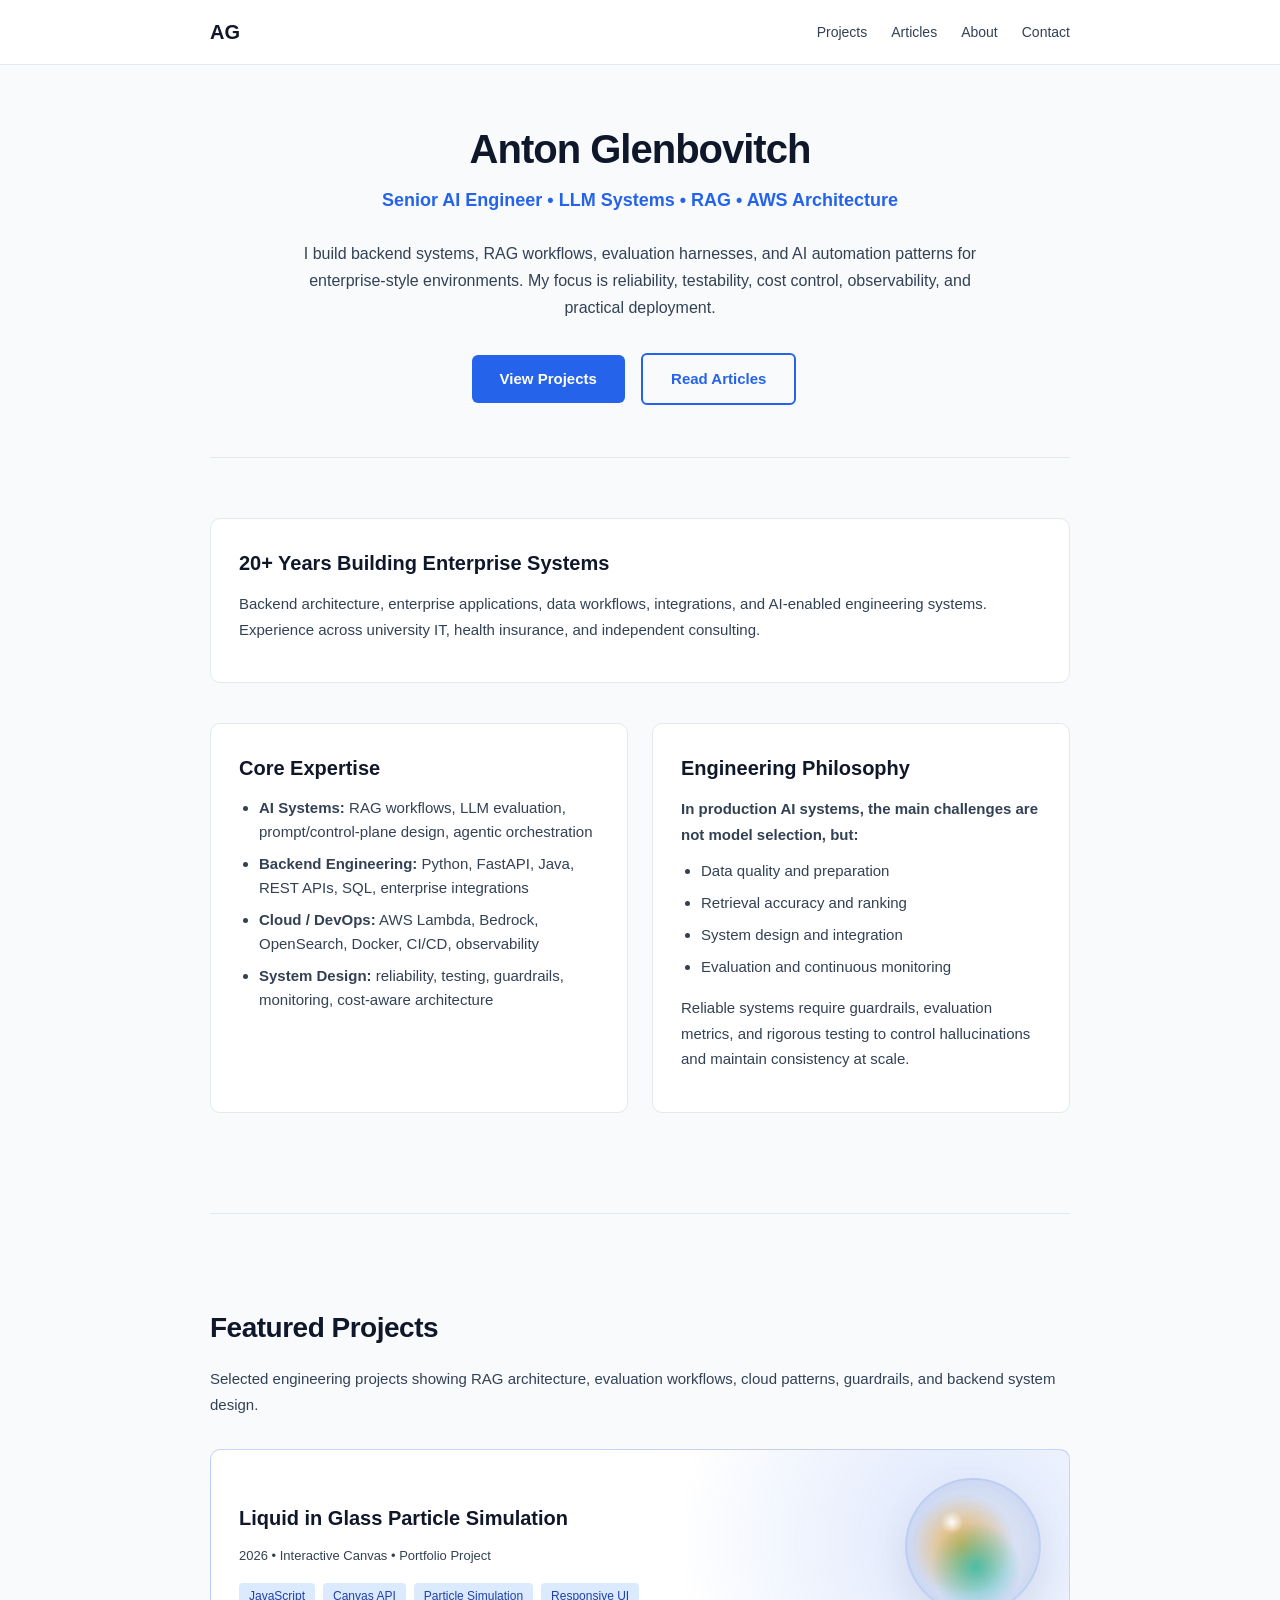
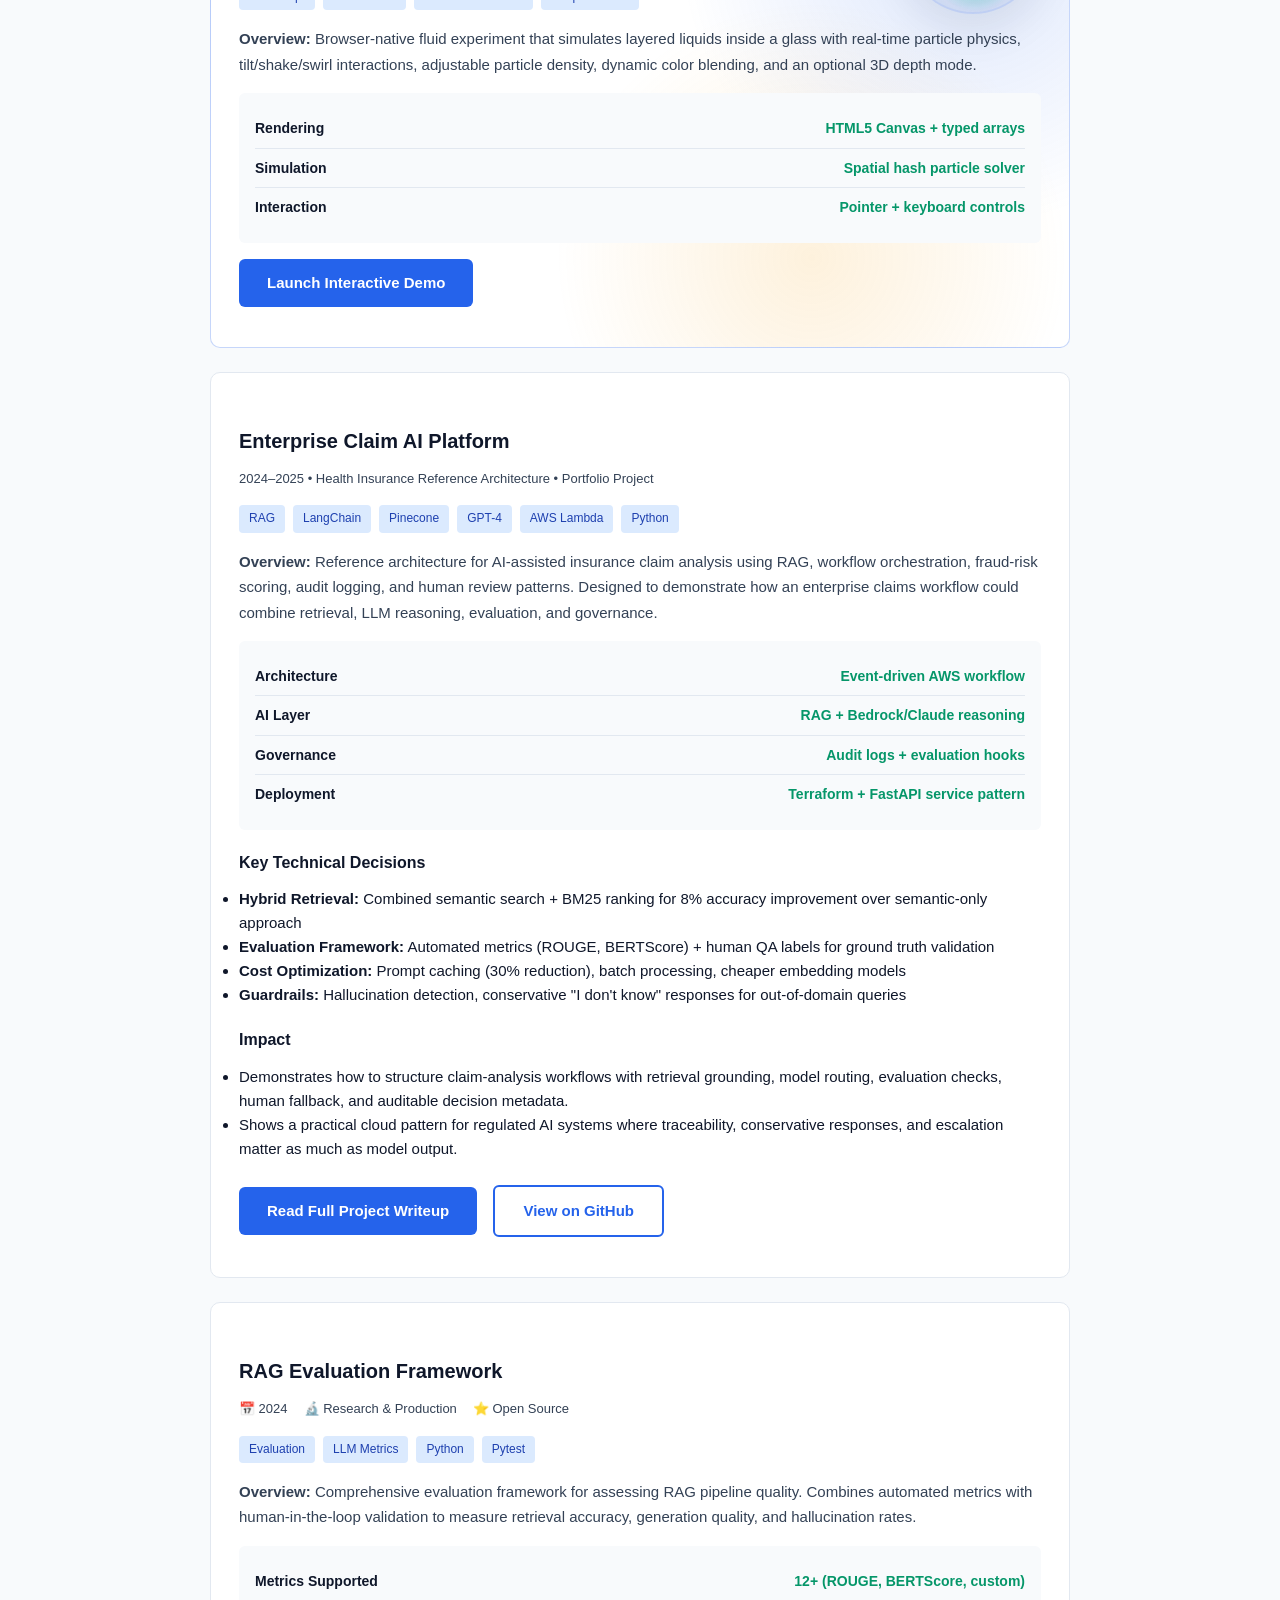
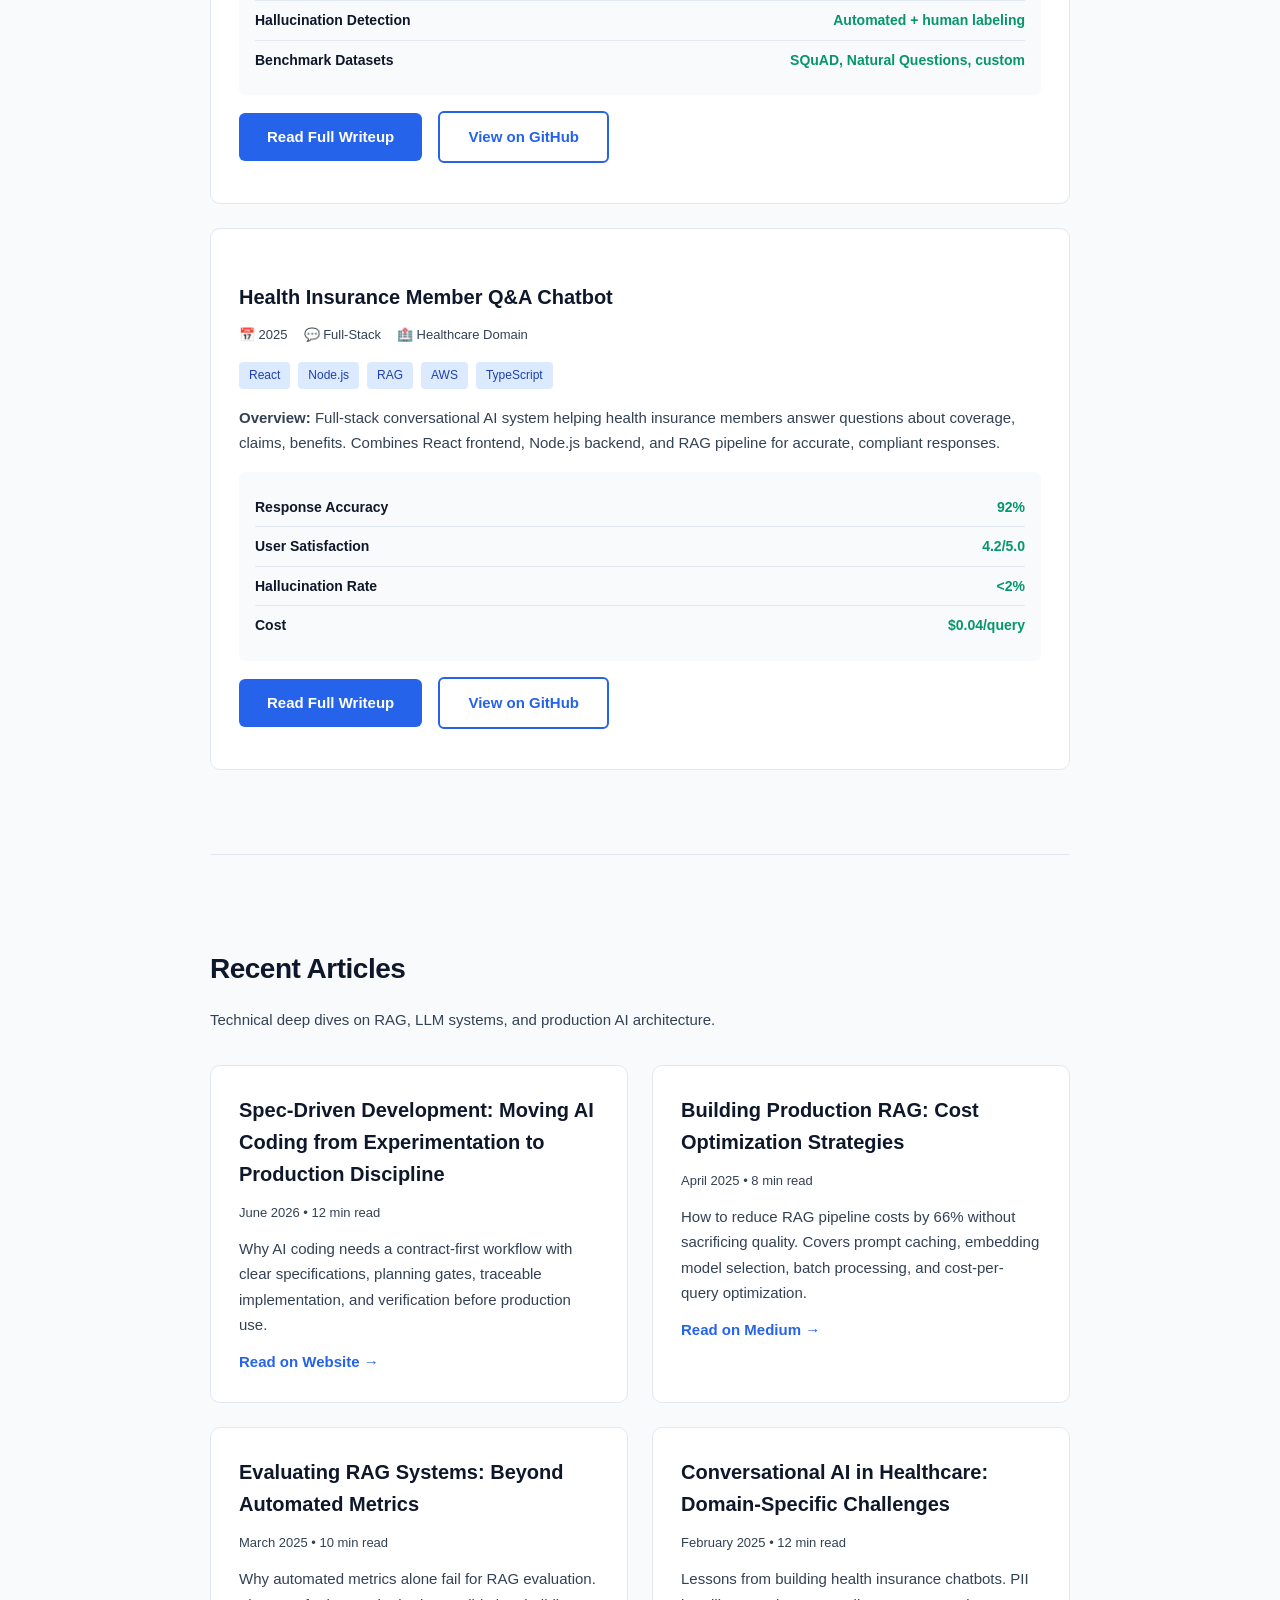
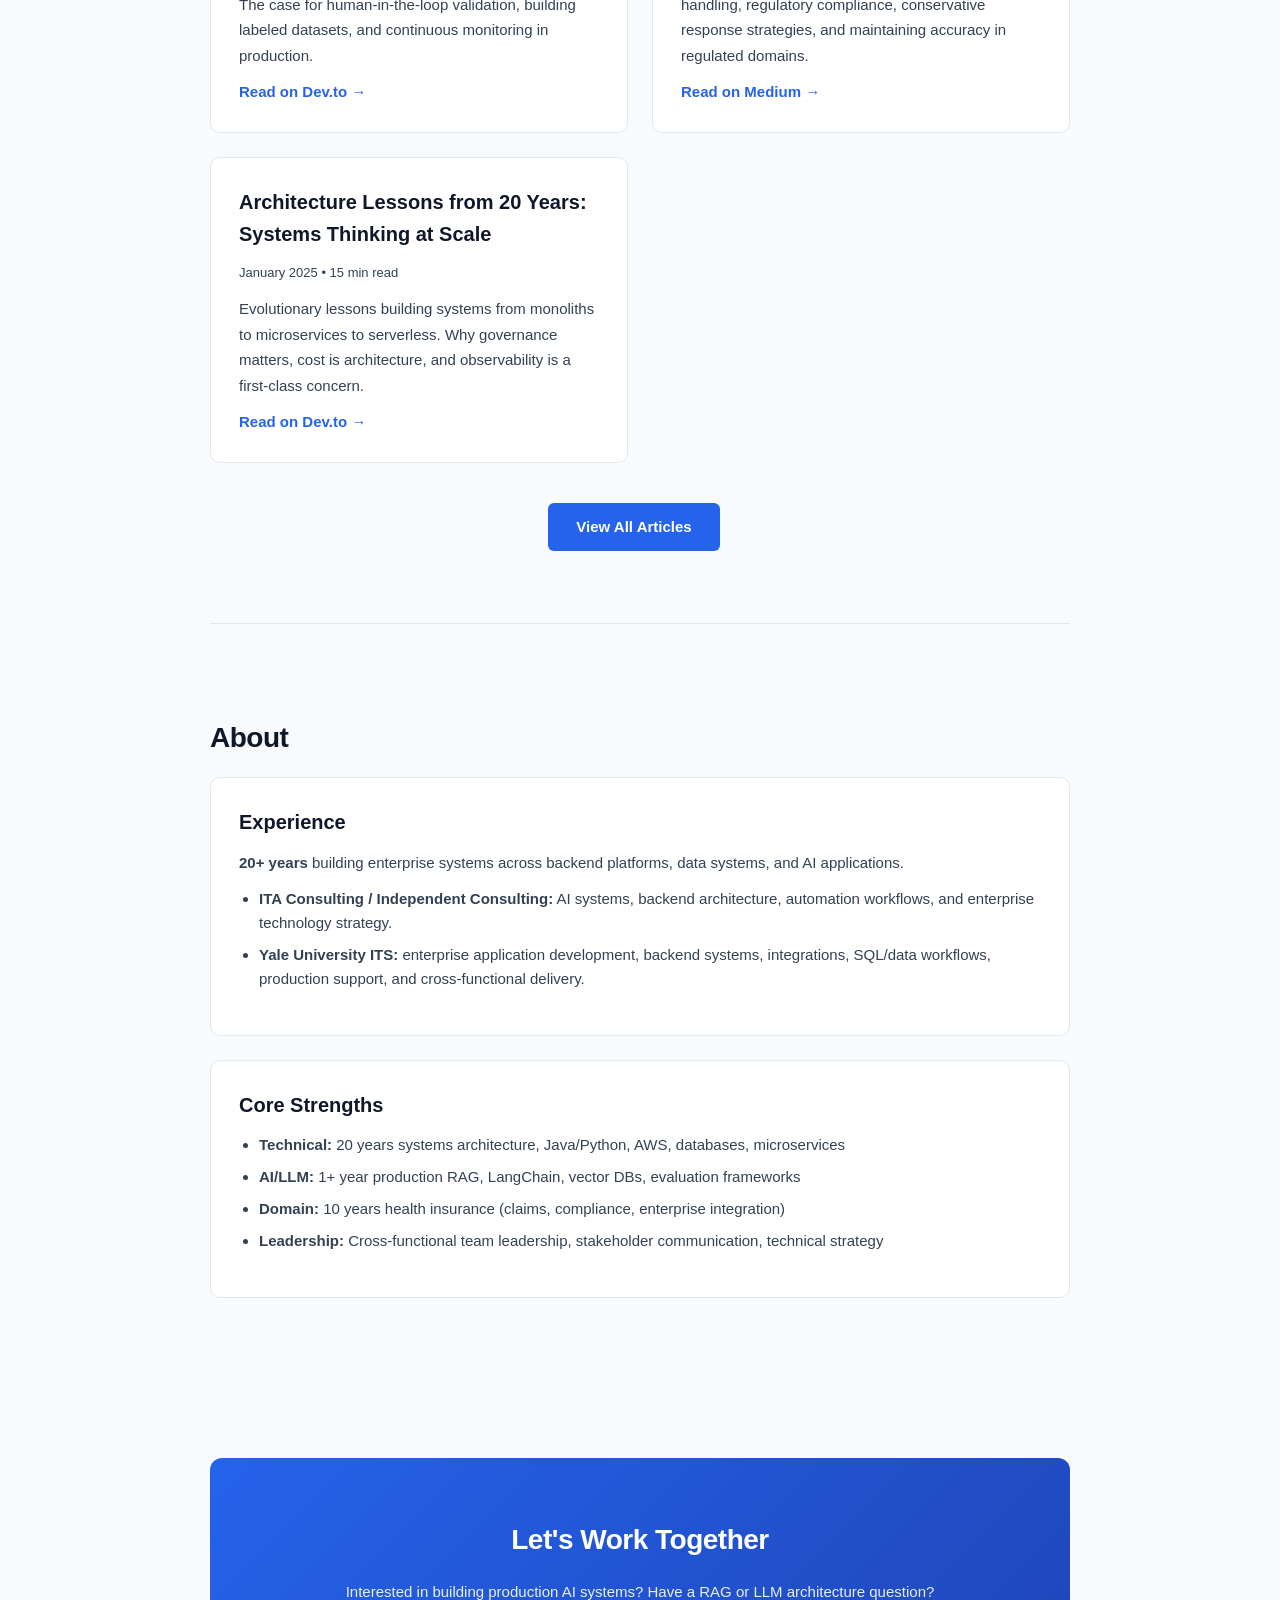
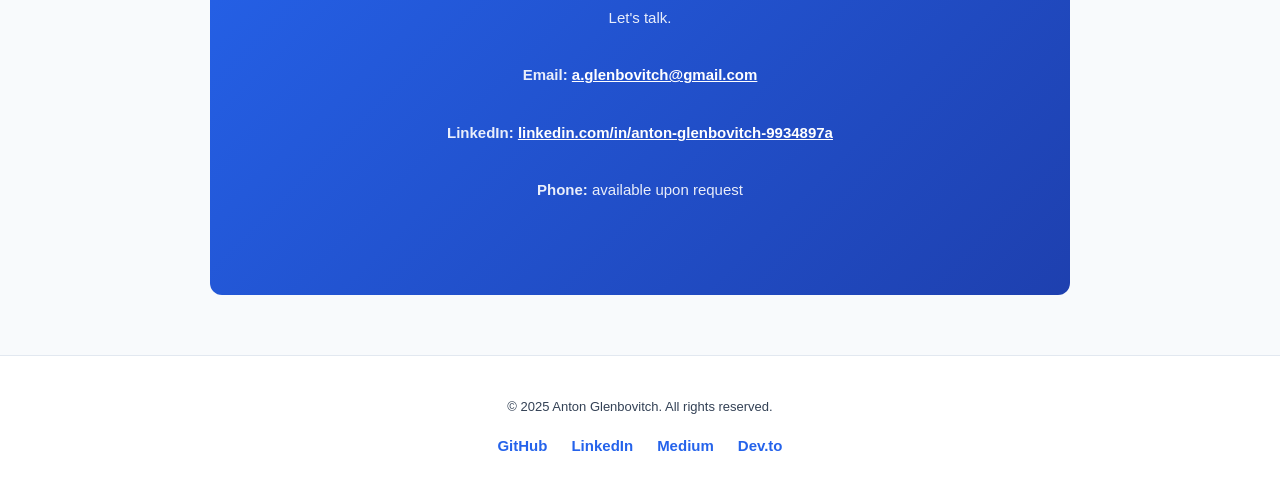
<file: index.html>
<!DOCTYPE html>
<html lang="en">
<head>
  <meta charset="UTF-8">
  <meta name="viewport" content="width=device-width, initial-scale=1.0">
  <title>Anton Glenbovitch – Senior AI / Backend Engineer</title>
  <meta name="description" content="Senior AI Engineer specializing in production-grade LLM systems, RAG pipelines, and scalable AWS architectures. 20+ years building enterprise systems.">
  <meta name="keywords" content="AI Engineer, LLM, RAG, AWS, Python, Machine Learning, Vector Databases">

  <!-- Open Graph -->
  <meta property="og:title" content="Anton Glenbovitch – AI Engineer">
  <meta property="og:description" content="Production LLM systems, RAG pipelines, AWS architecture.">
  <meta property="og:type" content="website">
  <meta property="og:url" content="https://antonglenbovitch.com/">
  <meta property="og:image" content="https://antonglenbovitch.com/assets/images/og-image.png">

  <!-- Structured Data -->
  <script type="application/ld+json">
  {
    "@context": "https://schema.org",
    "@type": "Person",
    "name": "Anton Glenbovitch",
    "jobTitle": "Senior AI Engineer",
    "description": "AI Engineer specializing in production LLM systems, RAG pipelines, and AWS-based AI architectures.",
    "url": "https://antonglenbovitch.com/",
    "email": "a.glenbovitch@gmail.com",
    "telephone": "(203) 540-7348",
    "sameAs": [
      "https://github.com/AntonGlenbovitch",
      "https://www.linkedin.com/in/anton-glenbovitch-9934897a",
      "https://medium.com/@antonglenbovitch"
    ]
  }
  </script>

  <link rel="stylesheet" href="css/style.css">
  <link rel="canonical" href="https://antonglenbovitch.com/">
</head>

<body>

<!-- HEADER / NAVIGATION -->
<header>
  <div class="container">
    <nav>
      <a href="/" class="logo">AG</a>
      <ul class="nav-links">
        <li><a href="#projects">Projects</a></li>
        <li><a href="/blog/">Articles</a></li>
        <li><a href="#about">About</a></li>
        <li><a href="#contact">Contact</a></li>
      </ul>
    </nav>
  </div>
</header>

<!-- MAIN CONTENT -->
<main>
  <div class="container">

    <!-- HERO SECTION -->
    <section class="hero">
      <h1>Anton Glenbovitch</h1>
      <p class="tagline">Senior AI Engineer • LLM Systems • RAG • AWS Architecture</p>
      <p>I build backend systems, RAG workflows, evaluation harnesses, and AI automation patterns for enterprise-style environments. My focus is reliability, testability, cost control, observability, and practical deployment.</p>

      <div>
        <a href="#projects" class="cta-button">View Projects</a>
        <a href="/blog/" class="cta-button secondary">Read Articles</a>
      </div>
    </section>

    <!-- ELEVATOR PITCH -->
    <section class="section">
      <div class="grid full-width">
        <div class="card">
          <h3>20+ Years Building Enterprise Systems</h3>
          <p>Backend architecture, enterprise applications, data workflows, integrations, and AI-enabled engineering systems. Experience across university IT, health insurance, and independent consulting.</p>
        </div>
      </div>

      <div class="grid">
        <div class="card">
          <h3>Core Expertise</h3>
          <ul>
            <li><strong>AI Systems:</strong> RAG workflows, LLM evaluation, prompt/control-plane design, agentic orchestration</li>
            <li><strong>Backend Engineering:</strong> Python, FastAPI, Java, REST APIs, SQL, enterprise integrations</li>
            <li><strong>Cloud / DevOps:</strong> AWS Lambda, Bedrock, OpenSearch, Docker, CI/CD, observability</li>
            <li><strong>System Design:</strong> reliability, testing, guardrails, monitoring, cost-aware architecture</li>
          </ul>
        </div>

        <div class="card">
          <h3>Engineering Philosophy</h3>
          <p><strong>In production AI systems, the main challenges are not model selection, but:</strong></p>
          <ul>
            <li>Data quality and preparation</li>
            <li>Retrieval accuracy and ranking</li>
            <li>System design and integration</li>
            <li>Evaluation and continuous monitoring</li>
          </ul>
          <p style="margin-top: 16px;">Reliable systems require guardrails, evaluation metrics, and rigorous testing to control hallucinations and maintain consistency at scale.</p>
        </div>
      </div>
    </section>

    <!-- PROJECTS SECTION -->
    <section class="section" id="projects">
      <h2>Featured Projects</h2>
      <p style="color: var(--text-light); margin-bottom: 32px;">Selected engineering projects showing RAG architecture, evaluation workflows, cloud patterns, guardrails, and backend system design.</p>


      <div class="project-card project-card-visual">
        <h3>Liquid in Glass Particle Simulation</h3>
        <div class="project-meta">
          <span>2026 • Interactive Canvas • Portfolio Project</span>
        </div>
        <div class="tech-stack">
          <span class="tech-tag">JavaScript</span>
          <span class="tech-tag">Canvas API</span>
          <span class="tech-tag">Particle Simulation</span>
          <span class="tech-tag">Responsive UI</span>
        </div>
        <p><strong>Overview:</strong> Browser-native fluid experiment that simulates layered liquids inside a glass with real-time particle physics, tilt/shake/swirl interactions, adjustable particle density, dynamic color blending, and an optional 3D depth mode.</p>

        <div class="metrics">
          <div class="metric">
            <span class="metric-label">Rendering</span>
            <span class="metric-value">HTML5 Canvas + typed arrays</span>
          </div>
          <div class="metric">
            <span class="metric-label">Simulation</span>
            <span class="metric-value">Spatial hash particle solver</span>
          </div>
          <div class="metric">
            <span class="metric-label">Interaction</span>
            <span class="metric-value">Pointer + keyboard controls</span>
          </div>
        </div>

        <a href="/projects/liquid-in-glass.html" class="cta-button">Launch Interactive Demo</a>
      </div>

      <div class="project-card">
        <h3>Enterprise Claim AI Platform</h3>
        <div class="project-meta">
          <span>2024–2025 • Health Insurance Reference Architecture • Portfolio Project</span>
        </div>
        <div class="tech-stack">
          <span class="tech-tag">RAG</span>
          <span class="tech-tag">LangChain</span>
          <span class="tech-tag">Pinecone</span>
          <span class="tech-tag">GPT-4</span>
          <span class="tech-tag">AWS Lambda</span>
          <span class="tech-tag">Python</span>
        </div>
        <p><strong>Overview:</strong> Reference architecture for AI-assisted insurance claim analysis using RAG, workflow orchestration, fraud-risk scoring, audit logging, and human review patterns. Designed to demonstrate how an enterprise claims workflow could combine retrieval, LLM reasoning, evaluation, and governance.</p>

        <div class="metrics">
          <div class="metric">
            <span class="metric-label">Architecture</span>
            <span class="metric-value">Event-driven AWS workflow</span>
          </div>
          <div class="metric">
            <span class="metric-label">AI Layer</span>
            <span class="metric-value">RAG + Bedrock/Claude reasoning</span>
          </div>
          <div class="metric">
            <span class="metric-label">Governance</span>
            <span class="metric-value">Audit logs + evaluation hooks</span>
          </div>
          <div class="metric">
            <span class="metric-label">Deployment</span>
            <span class="metric-value">Terraform + FastAPI service pattern</span>
          </div>
        </div>

        <h4 style="font-size: 16px; margin-top: 20px; margin-bottom: 12px;">Key Technical Decisions</h4>
        <ul style="margin-bottom: 16px;">
          <li><strong>Hybrid Retrieval:</strong> Combined semantic search + BM25 ranking for 8% accuracy improvement over semantic-only approach</li>
          <li><strong>Evaluation Framework:</strong> Automated metrics (ROUGE, BERTScore) + human QA labels for ground truth validation</li>
          <li><strong>Cost Optimization:</strong> Prompt caching (30% reduction), batch processing, cheaper embedding models</li>
          <li><strong>Guardrails:</strong> Hallucination detection, conservative "I don't know" responses for out-of-domain queries</li>
        </ul>

        <h4 style="font-size: 16px; margin-top: 20px; margin-bottom: 12px;">Impact</h4>
        <ul style="margin-bottom: 24px;">
          <li>Demonstrates how to structure claim-analysis workflows with retrieval grounding, model routing, evaluation checks, human fallback, and auditable decision metadata.</li>
          <li>Shows a practical cloud pattern for regulated AI systems where traceability, conservative responses, and escalation matter as much as model output.</li>
        </ul>

        <a href="/projects/enterprise-claim-ai.html" class="cta-button">Read Full Project Writeup</a>
        <a href="https://github.com/AntonGlenbovitch/enterprise-claim-ai" target="_blank" class="cta-button secondary">View on GitHub</a>
      </div>

      <div class="project-card">
        <h3>RAG Evaluation Framework</h3>
        <div class="project-meta">
          <span>📅 2024</span>
          <span>🔬 Research & Production</span>
          <span>⭐ Open Source</span>
        </div>
        <div class="tech-stack">
          <span class="tech-tag">Evaluation</span>
          <span class="tech-tag">LLM Metrics</span>
          <span class="tech-tag">Python</span>
          <span class="tech-tag">Pytest</span>
        </div>
        <p><strong>Overview:</strong> Comprehensive evaluation framework for assessing RAG pipeline quality. Combines automated metrics with human-in-the-loop validation to measure retrieval accuracy, generation quality, and hallucination rates.</p>

        <div class="metrics">
          <div class="metric">
            <span class="metric-label">Metrics Supported</span>
            <span class="metric-value">12+ (ROUGE, BERTScore, custom)</span>
          </div>
          <div class="metric">
            <span class="metric-label">Hallucination Detection</span>
            <span class="metric-value">Automated + human labeling</span>
          </div>
          <div class="metric">
            <span class="metric-label">Benchmark Datasets</span>
            <span class="metric-value">SQuAD, Natural Questions, custom</span>
          </div>
        </div>

        <a href="/projects/rag-evaluation-framework.html" class="cta-button">Read Full Writeup</a>
        <a href="https://github.com/AntonGlenbovitch/rag-eval-framework" target="_blank" class="cta-button secondary">View on GitHub</a>
      </div>

      <div class="project-card">
        <h3>Health Insurance Member Q&A Chatbot</h3>
        <div class="project-meta">
          <span>📅 2025</span>
          <span>💬 Full-Stack</span>
          <span>🏥 Healthcare Domain</span>
        </div>
        <div class="tech-stack">
          <span class="tech-tag">React</span>
          <span class="tech-tag">Node.js</span>
          <span class="tech-tag">RAG</span>
          <span class="tech-tag">AWS</span>
          <span class="tech-tag">TypeScript</span>
        </div>
        <p><strong>Overview:</strong> Full-stack conversational AI system helping health insurance members answer questions about coverage, claims, benefits. Combines React frontend, Node.js backend, and RAG pipeline for accurate, compliant responses.</p>

        <div class="metrics">
          <div class="metric">
            <span class="metric-label">Response Accuracy</span>
            <span class="metric-value">92%</span>
          </div>
          <div class="metric">
            <span class="metric-label">User Satisfaction</span>
            <span class="metric-value">4.2/5.0</span>
          </div>
          <div class="metric">
            <span class="metric-label">Hallucination Rate</span>
            <span class="metric-value">&lt;2%</span>
          </div>
          <div class="metric">
            <span class="metric-label">Cost</span>
            <span class="metric-value">$0.04/query</span>
          </div>
        </div>

        <a href="/projects/health-insurance-chatbot.html" class="cta-button">Read Full Writeup</a>
        <a href="https://github.com/AntonGlenbovitch/health-insurance-qa" target="_blank" class="cta-button secondary">View on GitHub</a>
      </div>
    </section>

    <!-- ARTICLES SECTION -->
    <section class="section">
      <h2>Recent Articles</h2>
      <p style="color: var(--text-light); margin-bottom: 32px;">Technical deep dives on RAG, LLM systems, and production AI architecture.</p>

      <div class="grid">
        <div class="card">
          <h3>Spec-Driven Development: Moving AI Coding from Experimentation to Production Discipline</h3>
          <p class="article-meta">June 2026 • 12 min read</p>
          <p>Why AI coding needs a contract-first workflow with clear specifications, planning gates, traceable implementation, and verification before production use.</p>
          <a href="/blog/spec-driven-development.html" class="article-link">Read on Website →</a>
        </div>

        <div class="card">
          <h3>Building Production RAG: Cost Optimization Strategies</h3>
          <p class="article-meta">April 2025 • 8 min read</p>
          <p>How to reduce RAG pipeline costs by 66% without sacrificing quality. Covers prompt caching, embedding model selection, batch processing, and cost-per-query optimization.</p>
          <a href="https://medium.com/@antonglenbovitch/production-rag-cost-optimization" target="_blank" class="article-link">Read on Medium →</a>
        </div>

        <div class="card">
          <h3>Evaluating RAG Systems: Beyond Automated Metrics</h3>
          <p class="article-meta">March 2025 • 10 min read</p>
          <p>Why automated metrics alone fail for RAG evaluation. The case for human-in-the-loop validation, building labeled datasets, and continuous monitoring in production.</p>
          <a href="https://dev.to/antonglenbovitch/rag-evaluation-beyond-metrics" target="_blank" class="article-link">Read on Dev.to →</a>
        </div>

        <div class="card">
          <h3>Conversational AI in Healthcare: Domain-Specific Challenges</h3>
          <p class="article-meta">February 2025 • 12 min read</p>
          <p>Lessons from building health insurance chatbots. PII handling, regulatory compliance, conservative response strategies, and maintaining accuracy in regulated domains.</p>
          <a href="https://medium.com/@antonglenbovitch/healthcare-ai-domain-challenges" target="_blank" class="article-link">Read on Medium →</a>
        </div>

        <div class="card">
          <h3>Architecture Lessons from 20 Years: Systems Thinking at Scale</h3>
          <p class="article-meta">January 2025 • 15 min read</p>
          <p>Evolutionary lessons building systems from monoliths to microservices to serverless. Why governance matters, cost is architecture, and observability is a first-class concern.</p>
          <a href="https://dev.to/antonglenbovitch/architecture-lessons-20-years" target="_blank" class="article-link">Read on Dev.to →</a>
        </div>
      </div>

      <div style="text-align: center; margin-top: 40px;">
        <a href="/blog/" class="cta-button">View All Articles</a>
      </div>
    </section>

    <!-- ABOUT SECTION -->
    <section class="section" id="about">
      <h2>About</h2>
      <div class="grid full-width">
        <div class="card">
          <h3>Experience</h3>
          <p><strong>20+ years</strong> building enterprise systems across backend platforms, data systems, and AI applications.</p>
          <ul>
            <li><strong>ITA Consulting / Independent Consulting:</strong> AI systems, backend architecture, automation workflows, and enterprise technology strategy.</li>
            <li><strong>Yale University ITS:</strong> enterprise application development, backend systems, integrations, SQL/data workflows, production support, and cross-functional delivery.</li>
          </ul>
        </div>

        <div class="card">
          <h3>Core Strengths</h3>
          <ul>
            <li><strong>Technical:</strong> 20 years systems architecture, Java/Python, AWS, databases, microservices</li>
            <li><strong>AI/LLM:</strong> 1+ year production RAG, LangChain, vector DBs, evaluation frameworks</li>
            <li><strong>Domain:</strong> 10 years health insurance (claims, compliance, enterprise integration)</li>
            <li><strong>Leadership:</strong> Cross-functional team leadership, stakeholder communication, technical strategy</li>
          </ul>
        </div>
      </div>
    </section>

    <!-- CONTACT SECTION -->
    <section class="contact-section" id="contact">
      <h2>Let's Work Together</h2>
      <p>Interested in building production AI systems? Have a RAG or LLM architecture question? Let's talk.</p>
      <div>
        <p><strong>Email:</strong> <a href="mailto:a.glenbovitch@gmail.com">a.glenbovitch@gmail.com</a></p>
        <p><strong>LinkedIn:</strong> <a href="https://www.linkedin.com/in/anton-glenbovitch-9934897a" target="_blank">linkedin.com/in/anton-glenbovitch-9934897a</a></p>
        <p><strong>Phone:</strong> available upon request</p>
      </div>
    </section>

  </div>
</main>

<!-- FOOTER -->
<footer>
  <div class="container">
    <p>&copy; 2025 Anton Glenbovitch. All rights reserved.</p>
    <div class="social-links">
      <a href="https://github.com/AntonGlenbovitch" target="_blank">GitHub</a>
      <a href="https://www.linkedin.com/in/anton-glenbovitch-9934897a" target="_blank">LinkedIn</a>
      <a href="https://medium.com/@antonglenbovitch" target="_blank">Medium</a>
      <a href="https://dev.to/antonglenbovitch" target="_blank">Dev.to</a>
    </div>
  </div>
</footer>

</body>
</html>
</file>
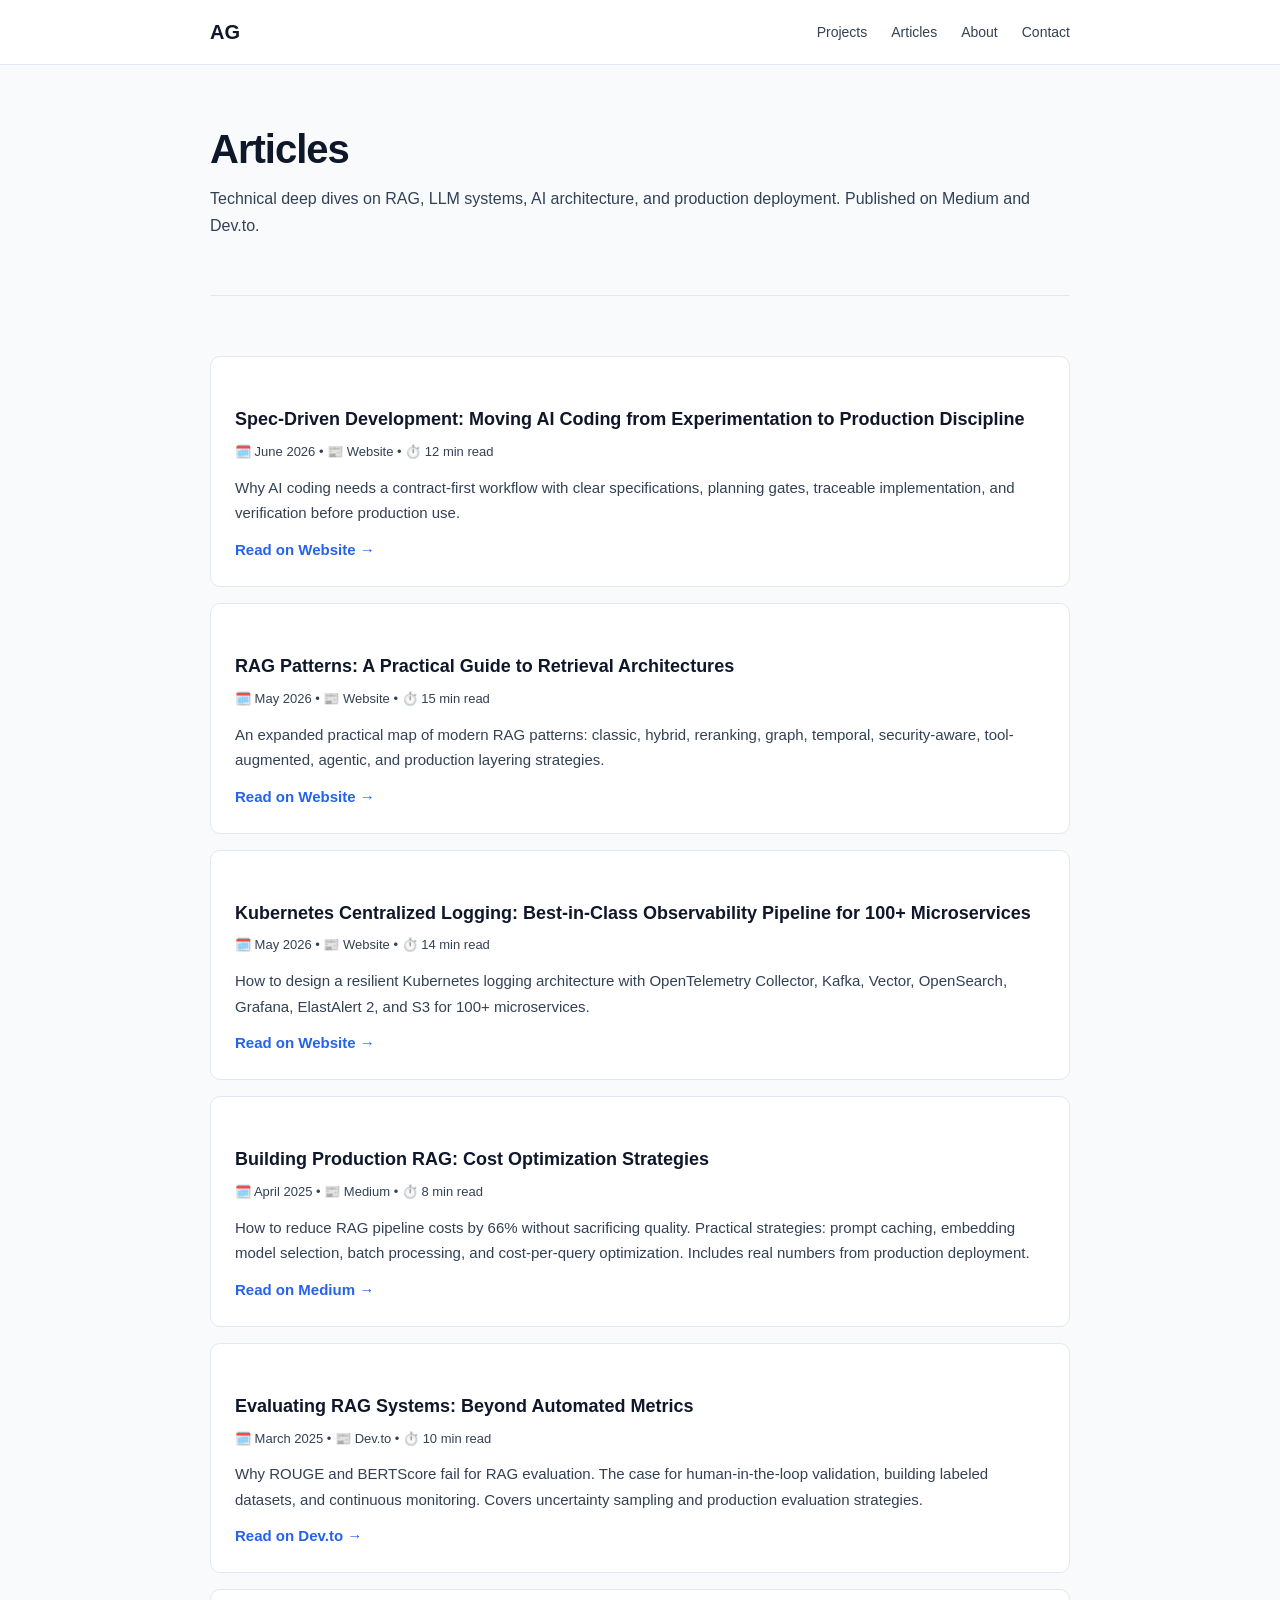
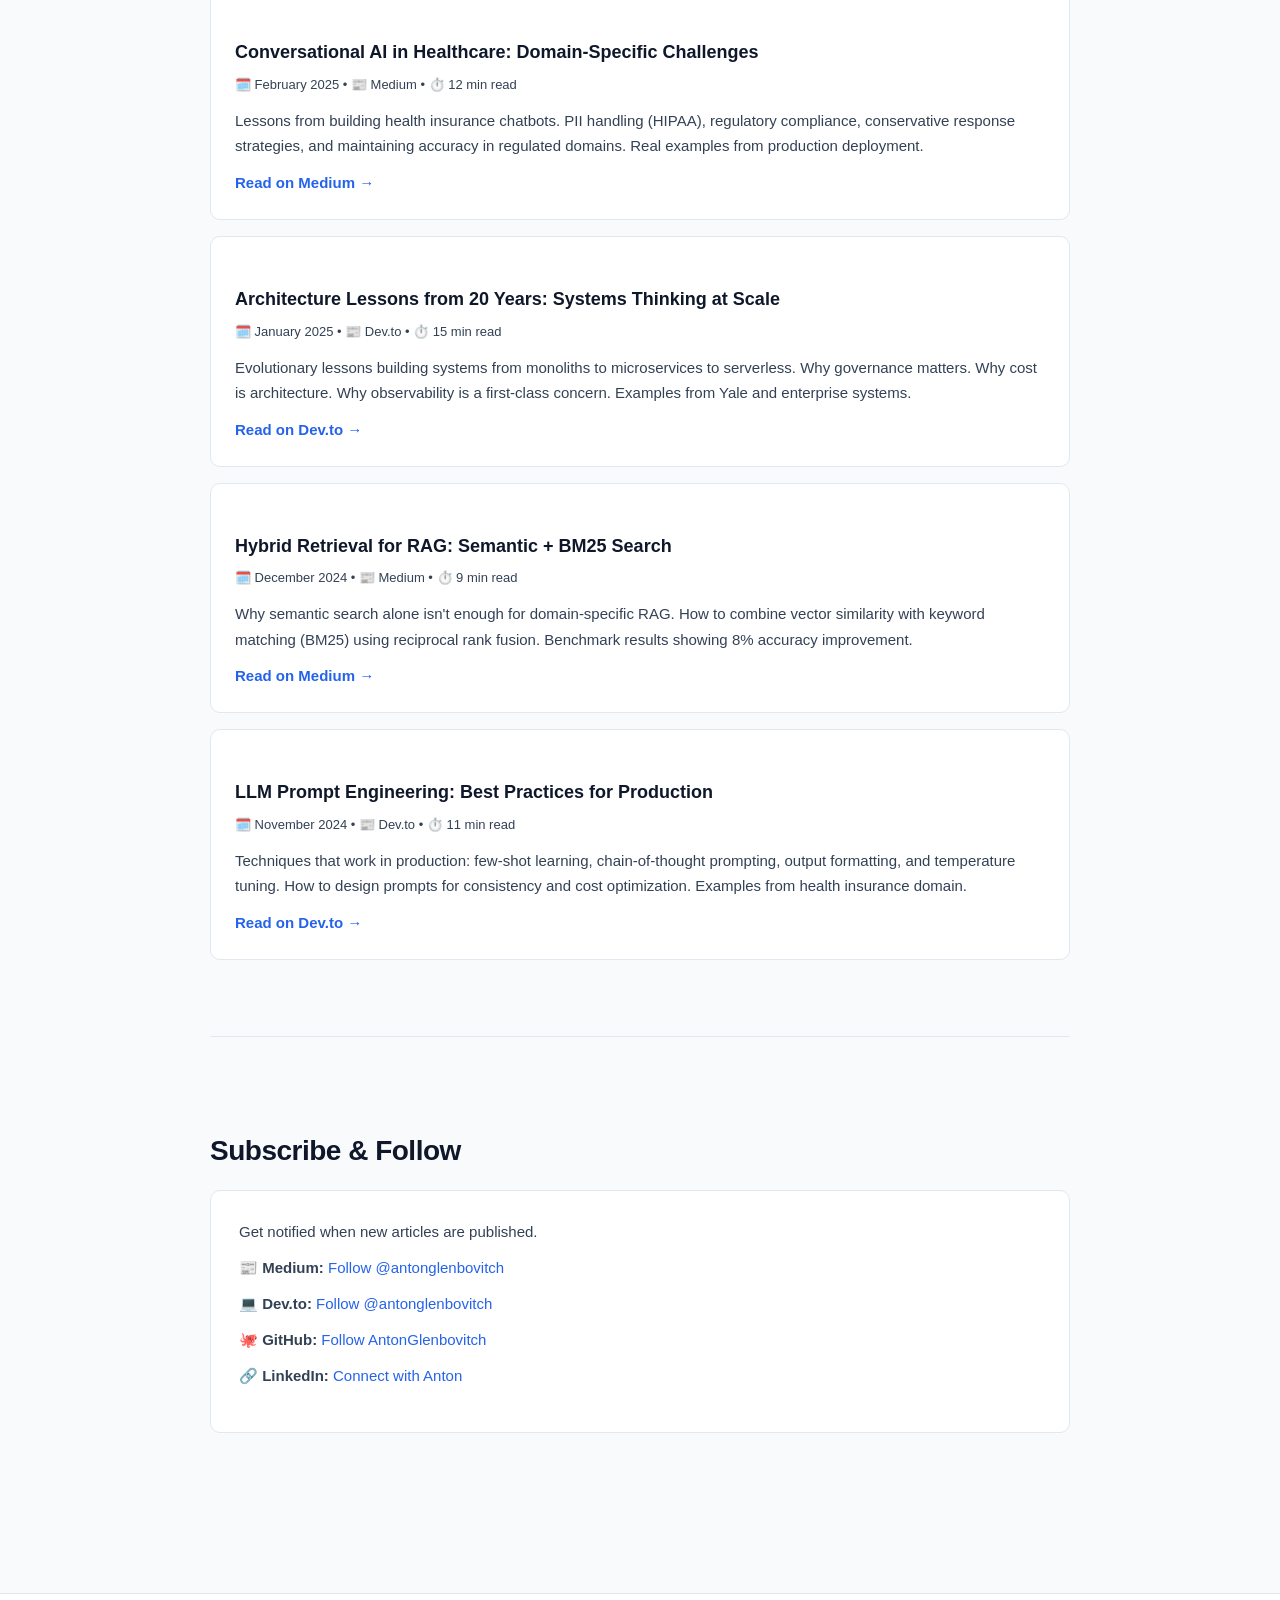
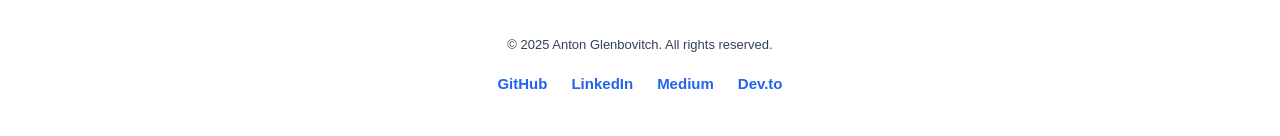
<file: blog/index.html>
<!DOCTYPE html>
<html lang="en">
<head>
  <meta charset="UTF-8">
  <meta name="viewport" content="width=device-width, initial-scale=1.0">
  <title>Articles – Anton Glenbovitch</title>
  <meta name="description" content="Technical articles on RAG, LLM systems, AI architecture, and production deployment.">
  <link rel="stylesheet" href="../css/style.css">
</head>
<body>

<header>
  <div class="container">
    <nav>
      <a href="/" class="logo">AG</a>
      <ul class="nav-links">
        <li><a href="/#projects">Projects</a></li>
        <li><a href="/blog/">Articles</a></li>
        <li><a href="/#about">About</a></li>
        <li><a href="/#contact">Contact</a></li>
      </ul>
    </nav>
  </div>
</header>

<main>
  <div class="container">

    <section style="padding: 60px 0 40px 0;">
      <h1>Articles</h1>
      <p style="color: var(--text-light); font-size: 16px; margin-top: 12px;">Technical deep dives on RAG, LLM systems, AI architecture, and production deployment. Published on Medium and Dev.to.</p>
    </section>

    <section class="section">
      <div class="article-list">


        <a href="/blog/spec-driven-development.html" class="article-item" style="cursor: pointer;">
          <h3 class="article-title">Spec-Driven Development: Moving AI Coding from Experimentation to Production Discipline</h3>
          <div class="article-meta">🗓️ June 2026 • 📰 Website • ⏱️ 12 min read</div>
          <p class="article-excerpt">Why AI coding needs a contract-first workflow with clear specifications, planning gates, traceable implementation, and verification before production use.</p>
          <span class="article-link">Read on Website →</span>
        </a>

        <a href="/blog/rag-patterns-guide.html" class="article-item" style="cursor: pointer;">
          <h3 class="article-title">RAG Patterns: A Practical Guide to Retrieval Architectures</h3>
          <div class="article-meta">🗓️ May 2026 • 📰 Website • ⏱️ 15 min read</div>
          <p class="article-excerpt">An expanded practical map of modern RAG patterns: classic, hybrid, reranking, graph, temporal, security-aware, tool-augmented, agentic, and production layering strategies.</p>
          <span class="article-link">Read on Website →</span>
        </a>


        <a href="/blog/kubernetes-centralized-logging.html" class="article-item" style="cursor: pointer;">
          <h3 class="article-title">Kubernetes Centralized Logging: Best-in-Class Observability Pipeline for 100+ Microservices</h3>
          <div class="article-meta">🗓️ May 2026 • 📰 Website • ⏱️ 14 min read</div>
          <p class="article-excerpt">How to design a resilient Kubernetes logging architecture with OpenTelemetry Collector, Kafka, Vector, OpenSearch, Grafana, ElastAlert 2, and S3 for 100+ microservices.</p>
          <span class="article-link">Read on Website →</span>
        </a>

        <a href="https://medium.com/@antonglenbovitch/production-rag-cost-optimization" target="_blank" class="article-item" style="cursor: pointer;">
          <h3 class="article-title">Building Production RAG: Cost Optimization Strategies</h3>
          <div class="article-meta">🗓️ April 2025 • 📰 Medium • ⏱️ 8 min read</div>
          <p class="article-excerpt">How to reduce RAG pipeline costs by 66% without sacrificing quality. Practical strategies: prompt caching, embedding model selection, batch processing, and cost-per-query optimization. Includes real numbers from production deployment.</p>
          <span class="article-link">Read on Medium →</span>
        </a>

        <a href="https://dev.to/antonglenbovitch/rag-evaluation-beyond-metrics" target="_blank" class="article-item" style="cursor: pointer;">
          <h3 class="article-title">Evaluating RAG Systems: Beyond Automated Metrics</h3>
          <div class="article-meta">🗓️ March 2025 • 📰 Dev.to • ⏱️ 10 min read</div>
          <p class="article-excerpt">Why ROUGE and BERTScore fail for RAG evaluation. The case for human-in-the-loop validation, building labeled datasets, and continuous monitoring. Covers uncertainty sampling and production evaluation strategies.</p>
          <span class="article-link">Read on Dev.to →</span>
        </a>

        <a href="https://medium.com/@antonglenbovitch/healthcare-ai-domain-challenges" target="_blank" class="article-item" style="cursor: pointer;">
          <h3 class="article-title">Conversational AI in Healthcare: Domain-Specific Challenges</h3>
          <div class="article-meta">🗓️ February 2025 • 📰 Medium • ⏱️ 12 min read</div>
          <p class="article-excerpt">Lessons from building health insurance chatbots. PII handling (HIPAA), regulatory compliance, conservative response strategies, and maintaining accuracy in regulated domains. Real examples from production deployment.</p>
          <span class="article-link">Read on Medium →</span>
        </a>

        <a href="https://dev.to/antonglenbovitch/architecture-lessons-20-years" target="_blank" class="article-item" style="cursor: pointer;">
          <h3 class="article-title">Architecture Lessons from 20 Years: Systems Thinking at Scale</h3>
          <div class="article-meta">🗓️ January 2025 • 📰 Dev.to • ⏱️ 15 min read</div>
          <p class="article-excerpt">Evolutionary lessons building systems from monoliths to microservices to serverless. Why governance matters. Why cost is architecture. Why observability is a first-class concern. Examples from Yale and enterprise systems.</p>
          <span class="article-link">Read on Dev.to →</span>
        </a>

        <a href="https://medium.com/@antonglenbovitch/hybrid-retrieval-semantic-vs-keyword" target="_blank" class="article-item" style="cursor: pointer;">
          <h3 class="article-title">Hybrid Retrieval for RAG: Semantic + BM25 Search</h3>
          <div class="article-meta">🗓️ December 2024 • 📰 Medium • ⏱️ 9 min read</div>
          <p class="article-excerpt">Why semantic search alone isn't enough for domain-specific RAG. How to combine vector similarity with keyword matching (BM25) using reciprocal rank fusion. Benchmark results showing 8% accuracy improvement.</p>
          <span class="article-link">Read on Medium →</span>
        </a>

        <a href="https://dev.to/antonglenbovitch/llm-prompt-engineering-best-practices" target="_blank" class="article-item" style="cursor: pointer;">
          <h3 class="article-title">LLM Prompt Engineering: Best Practices for Production</h3>
          <div class="article-meta">🗓️ November 2024 • 📰 Dev.to • ⏱️ 11 min read</div>
          <p class="article-excerpt">Techniques that work in production: few-shot learning, chain-of-thought prompting, output formatting, and temperature tuning. How to design prompts for consistency and cost optimization. Examples from health insurance domain.</p>
          <span class="article-link">Read on Dev.to →</span>
        </a>

      </div>
    </section>

    <section class="section">
      <h2>Subscribe & Follow</h2>
      <div class="grid full-width">
        <div class="card">
          <p>Get notified when new articles are published.</p>
          <ul style="list-style: none; padding-left: 0;">
            <li style="margin-bottom: 12px;">
              <strong>📰 Medium:</strong> <a href="https://medium.com/@antonglenbovitch" target="_blank">Follow @antonglenbovitch</a>
            </li>
            <li style="margin-bottom: 12px;">
              <strong>💻 Dev.to:</strong> <a href="https://dev.to/antonglenbovitch" target="_blank">Follow @antonglenbovitch</a>
            </li>
            <li style="margin-bottom: 12px;">
              <strong>🐙 GitHub:</strong> <a href="https://github.com/AntonGlenbovitch" target="_blank">Follow AntonGlenbovitch</a>
            </li>
            <li>
              <strong>🔗 LinkedIn:</strong> <a href="https://www.linkedin.com/in/anton-glenbovitch-9934897a" target="_blank">Connect with Anton</a>
            </li>
          </ul>
        </div>
      </div>
    </section>

  </div>
</main>

<footer>
  <div class="container">
    <p>&copy; 2025 Anton Glenbovitch. All rights reserved.</p>
    <div class="social-links">
      <a href="https://github.com/AntonGlenbovitch" target="_blank">GitHub</a>
      <a href="https://www.linkedin.com/in/anton-glenbovitch-9934897a" target="_blank">LinkedIn</a>
      <a href="https://medium.com/@antonglenbovitch" target="_blank">Medium</a>
      <a href="https://dev.to/antonglenbovitch" target="_blank">Dev.to</a>
    </div>
  </div>
</footer>

</body>
</html>
</file>
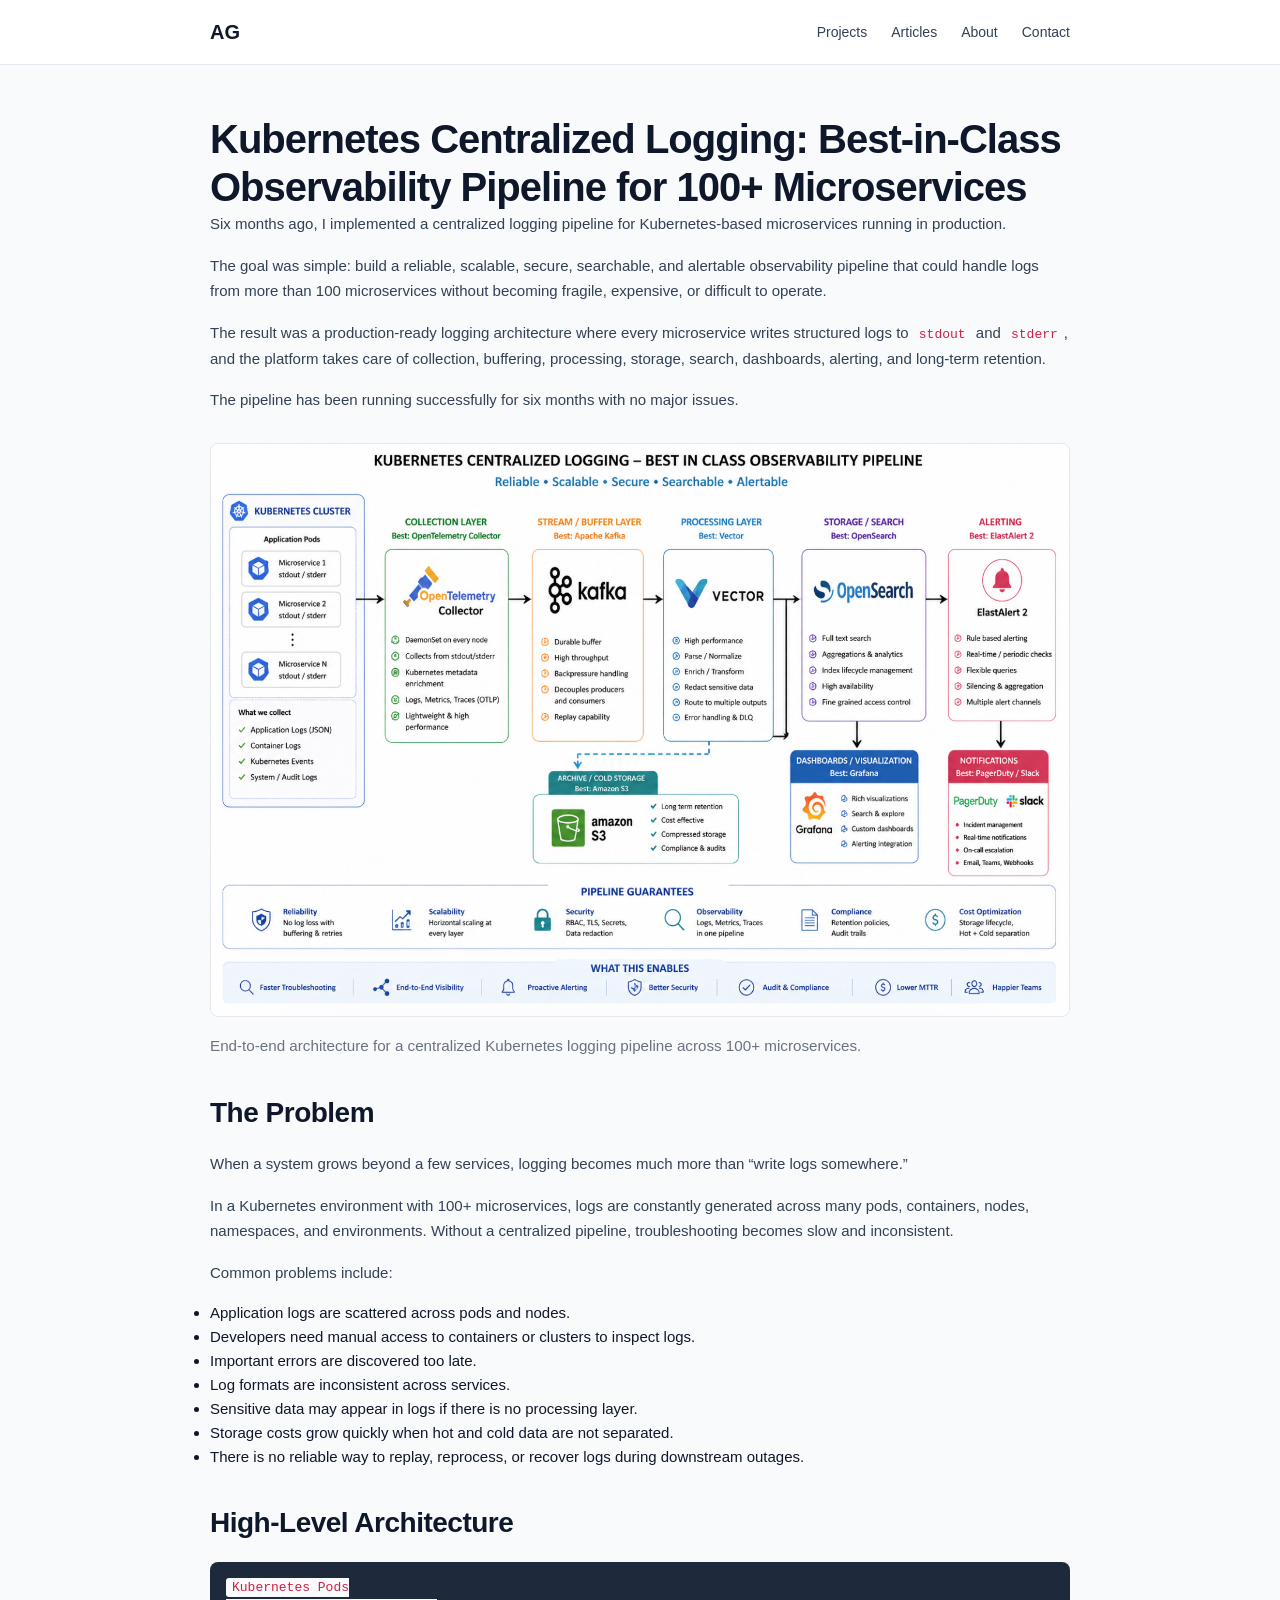
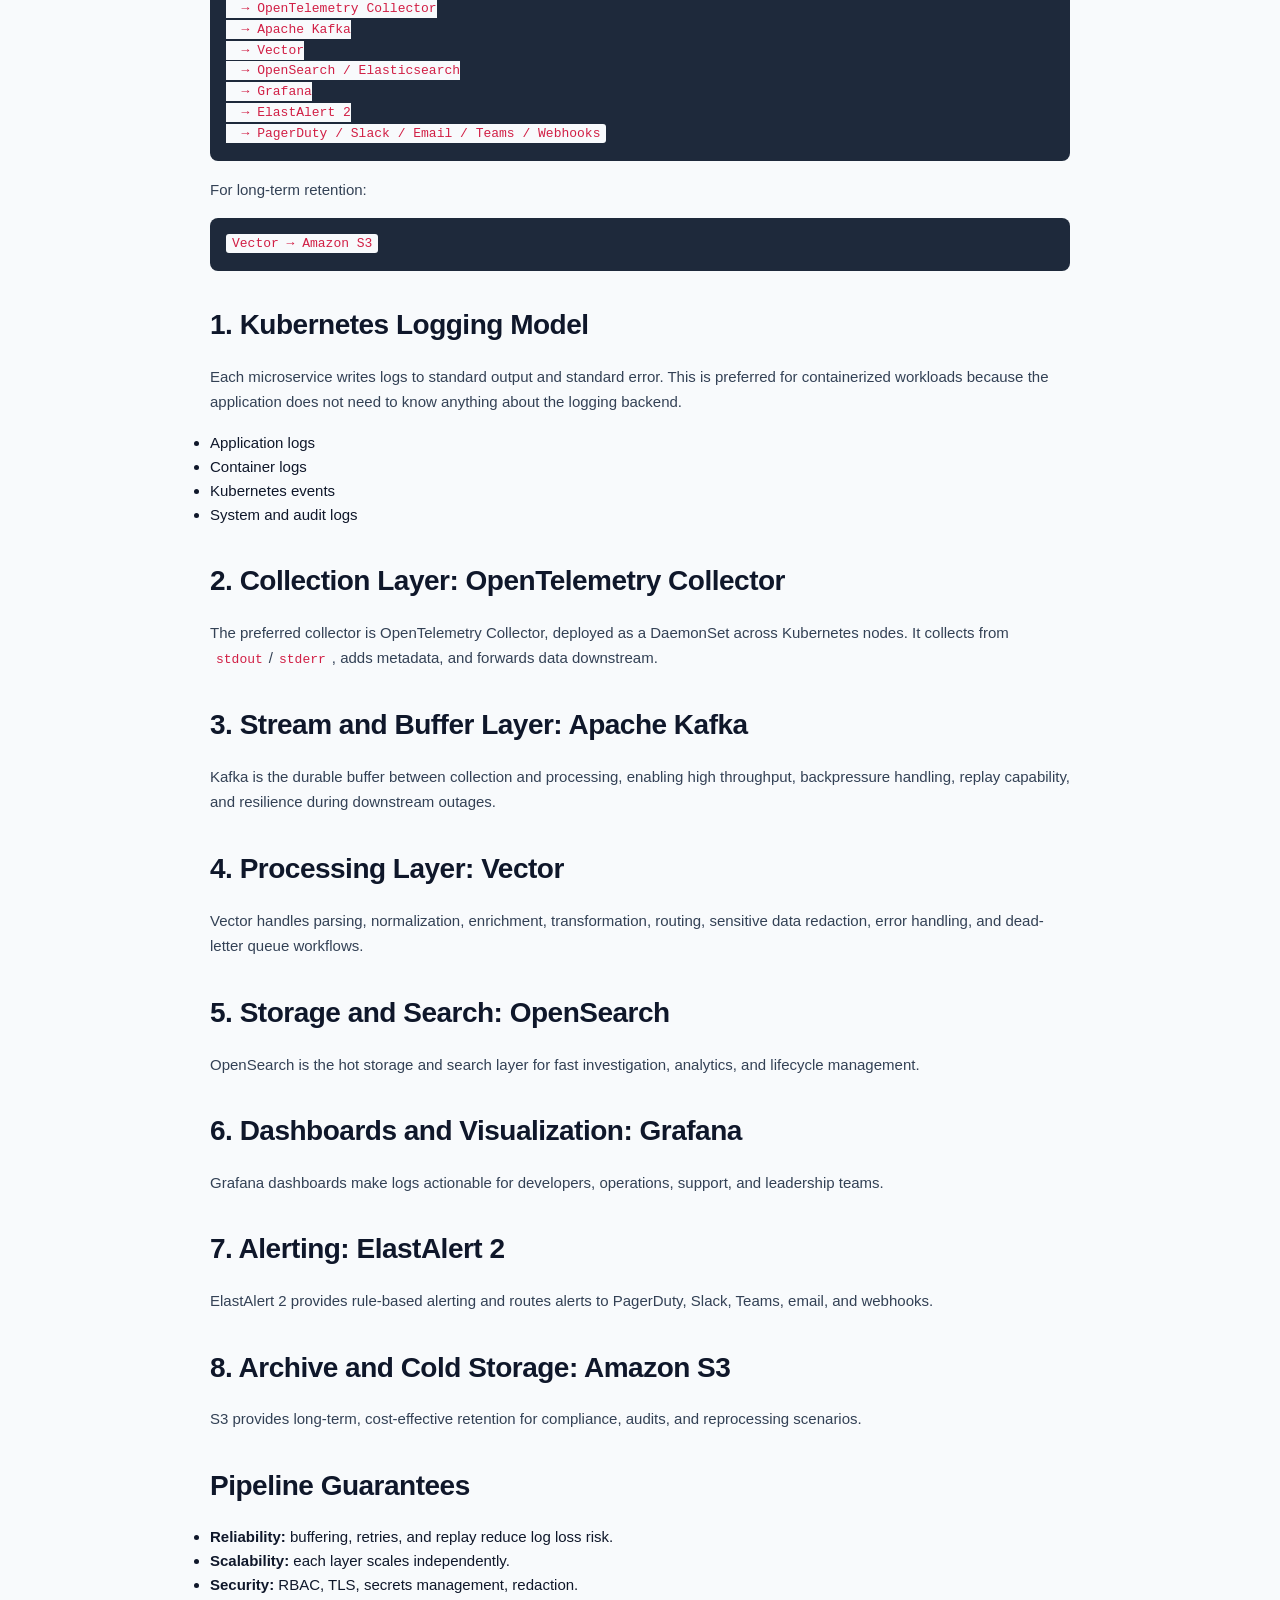
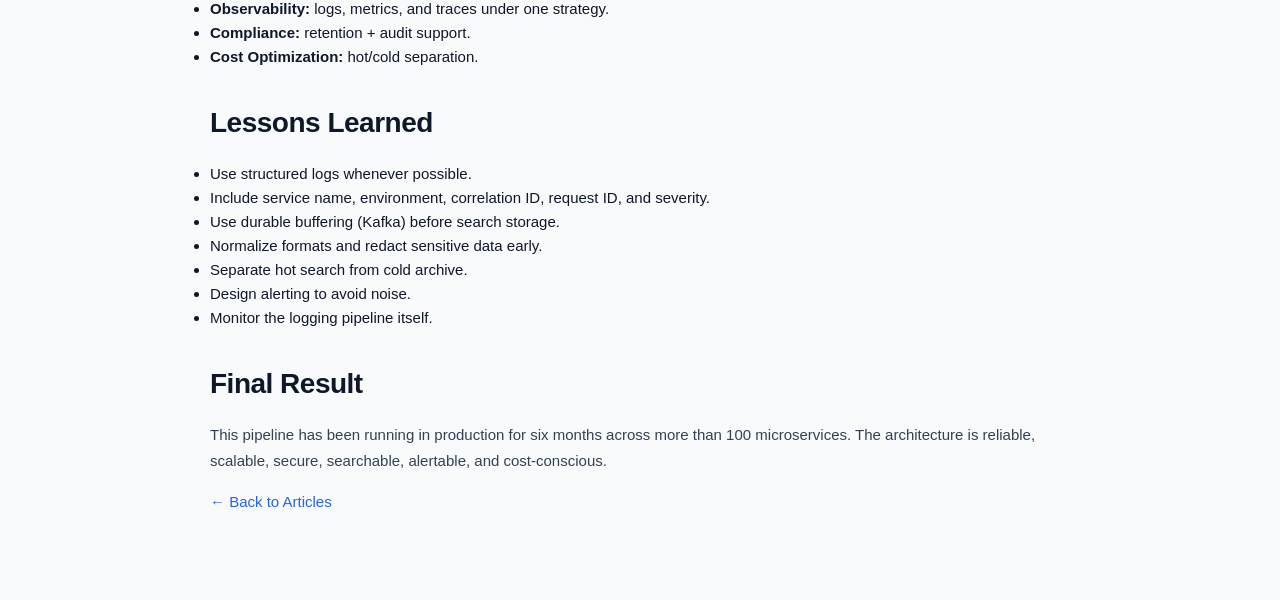
<file: blog/kubernetes-centralized-logging.html>
<!DOCTYPE html>
<html lang="en">
<head>
  <meta charset="UTF-8">
  <meta name="viewport" content="width=device-width, initial-scale=1.0">
  <title>Kubernetes Centralized Logging – Anton Glenbovitch</title>
  <meta name="description" content="Best-in-class Kubernetes centralized logging pipeline for 100+ microservices using OpenTelemetry, Kafka, Vector, OpenSearch, Grafana, ElastAlert 2, and S3.">
  <link rel="stylesheet" href="../css/style.css">
</head>
<body>
<header>
  <div class="container">
    <nav>
      <a href="/" class="logo">AG</a>
      <ul class="nav-links">
        <li><a href="/#projects">Projects</a></li>
        <li><a href="/blog/">Articles</a></li>
        <li><a href="/#about">About</a></li>
        <li><a href="/#contact">Contact</a></li>
      </ul>
    </nav>
  </div>
</header>

<main>
  <div class="container" style="padding-top: 50px; padding-bottom: 70px; max-width: 900px;">
    <h1>Kubernetes Centralized Logging: Best-in-Class Observability Pipeline for 100+ Microservices</h1>

    <p>Six months ago, I implemented a centralized logging pipeline for Kubernetes-based microservices running in production.</p>
    <p>The goal was simple: build a reliable, scalable, secure, searchable, and alertable observability pipeline that could handle logs from more than 100 microservices without becoming fragile, expensive, or difficult to operate.</p>
    <p>The result was a production-ready logging architecture where every microservice writes structured logs to <code>stdout</code> and <code>stderr</code>, and the platform takes care of collection, buffering, processing, storage, search, dashboards, alerting, and long-term retention.</p>
    <p>The pipeline has been running successfully for six months with no major issues.</p>
    
    <figure style="margin: 30px 0;">
      <img id="pipeline-image" src="/blog/images/blog:images:kubernetes-centralized-logging-observability-pipeline.png" alt="Kubernetes centralized logging observability pipeline architecture diagram" style="width: 100%; height: auto; border: 1px solid #e5e7eb; border-radius: 8px; cursor: zoom-in;">
      <figcaption style="margin-top: 10px; color: #6b7280; font-size: 0.95rem;">
        End-to-end architecture for a centralized Kubernetes logging pipeline across 100+ microservices.
      </figcaption>
    </figure>
    
    <h2>The Problem</h2>
    <p>When a system grows beyond a few services, logging becomes much more than “write logs somewhere.”</p>
    <p>In a Kubernetes environment with 100+ microservices, logs are constantly generated across many pods, containers, nodes, namespaces, and environments. Without a centralized pipeline, troubleshooting becomes slow and inconsistent.</p>
    <p>Common problems include:</p>
    <ul>
      <li>Application logs are scattered across pods and nodes.</li>
      <li>Developers need manual access to containers or clusters to inspect logs.</li>
      <li>Important errors are discovered too late.</li>
      <li>Log formats are inconsistent across services.</li>
      <li>Sensitive data may appear in logs if there is no processing layer.</li>
      <li>Storage costs grow quickly when hot and cold data are not separated.</li>
      <li>There is no reliable way to replay, reprocess, or recover logs during downstream outages.</li>
    </ul>

    <h2>High-Level Architecture</h2>
    <pre><code>Kubernetes Pods
  → OpenTelemetry Collector
  → Apache Kafka
  → Vector
  → OpenSearch / Elasticsearch
  → Grafana
  → ElastAlert 2
  → PagerDuty / Slack / Email / Teams / Webhooks</code></pre>
    <p>For long-term retention:</p>
    <pre><code>Vector → Amazon S3</code></pre>

    <h2>1. Kubernetes Logging Model</h2>
    <p>Each microservice writes logs to standard output and standard error. This is preferred for containerized workloads because the application does not need to know anything about the logging backend.</p>
    <ul>
      <li>Application logs</li><li>Container logs</li><li>Kubernetes events</li><li>System and audit logs</li>
    </ul>

    <h2>2. Collection Layer: OpenTelemetry Collector</h2>
    <p>The preferred collector is OpenTelemetry Collector, deployed as a DaemonSet across Kubernetes nodes. It collects from <code>stdout</code>/<code>stderr</code>, adds metadata, and forwards data downstream.</p>

    <h2>3. Stream and Buffer Layer: Apache Kafka</h2>
    <p>Kafka is the durable buffer between collection and processing, enabling high throughput, backpressure handling, replay capability, and resilience during downstream outages.</p>

    <h2>4. Processing Layer: Vector</h2>
    <p>Vector handles parsing, normalization, enrichment, transformation, routing, sensitive data redaction, error handling, and dead-letter queue workflows.</p>

    <h2>5. Storage and Search: OpenSearch</h2>
    <p>OpenSearch is the hot storage and search layer for fast investigation, analytics, and lifecycle management.</p>

    <h2>6. Dashboards and Visualization: Grafana</h2>
    <p>Grafana dashboards make logs actionable for developers, operations, support, and leadership teams.</p>

    <h2>7. Alerting: ElastAlert 2</h2>
    <p>ElastAlert 2 provides rule-based alerting and routes alerts to PagerDuty, Slack, Teams, email, and webhooks.</p>

    <h2>8. Archive and Cold Storage: Amazon S3</h2>
    <p>S3 provides long-term, cost-effective retention for compliance, audits, and reprocessing scenarios.</p>

    <h2>Pipeline Guarantees</h2>
    <ul>
      <li><strong>Reliability:</strong> buffering, retries, and replay reduce log loss risk.</li>
      <li><strong>Scalability:</strong> each layer scales independently.</li>
      <li><strong>Security:</strong> RBAC, TLS, secrets management, redaction.</li>
      <li><strong>Observability:</strong> logs, metrics, and traces under one strategy.</li>
      <li><strong>Compliance:</strong> retention + audit support.</li>
      <li><strong>Cost Optimization:</strong> hot/cold separation.</li>
    </ul>

    <h2>Lessons Learned</h2>
    <ul>
      <li>Use structured logs whenever possible.</li>
      <li>Include service name, environment, correlation ID, request ID, and severity.</li>
      <li>Use durable buffering (Kafka) before search storage.</li>
      <li>Normalize formats and redact sensitive data early.</li>
      <li>Separate hot search from cold archive.</li>
      <li>Design alerting to avoid noise.</li>
      <li>Monitor the logging pipeline itself.</li>
    </ul>

    <h2>Final Result</h2>
    <p>This pipeline has been running in production for six months across more than 100 microservices. The architecture is reliable, scalable, secure, searchable, alertable, and cost-conscious.</p>
    <p><a href="/blog/">← Back to Articles</a></p>
  </div>
</main>
<div id="image-modal" style="display: none; position: fixed; inset: 0; background: rgba(0, 0, 0, 0.85); align-items: center; justify-content: center; z-index: 9999; cursor: zoom-out;">
  <img src="/blog/images/blog:images:kubernetes-centralized-logging-observability-pipeline.png" alt="Kubernetes centralized logging observability pipeline architecture diagram expanded" style="max-width: 90vw; max-height: 90vh; width: auto; height: auto; border-radius: 8px;">
</div>

<script>
  const pipelineImage = document.getElementById('pipeline-image');
  const imageModal = document.getElementById('image-modal');

  pipelineImage.addEventListener('click', () => {
    imageModal.style.display = 'flex';
  });

  imageModal.addEventListener('click', () => {
    imageModal.style.display = 'none';
  });
</script>

</body>
</html>
</file>
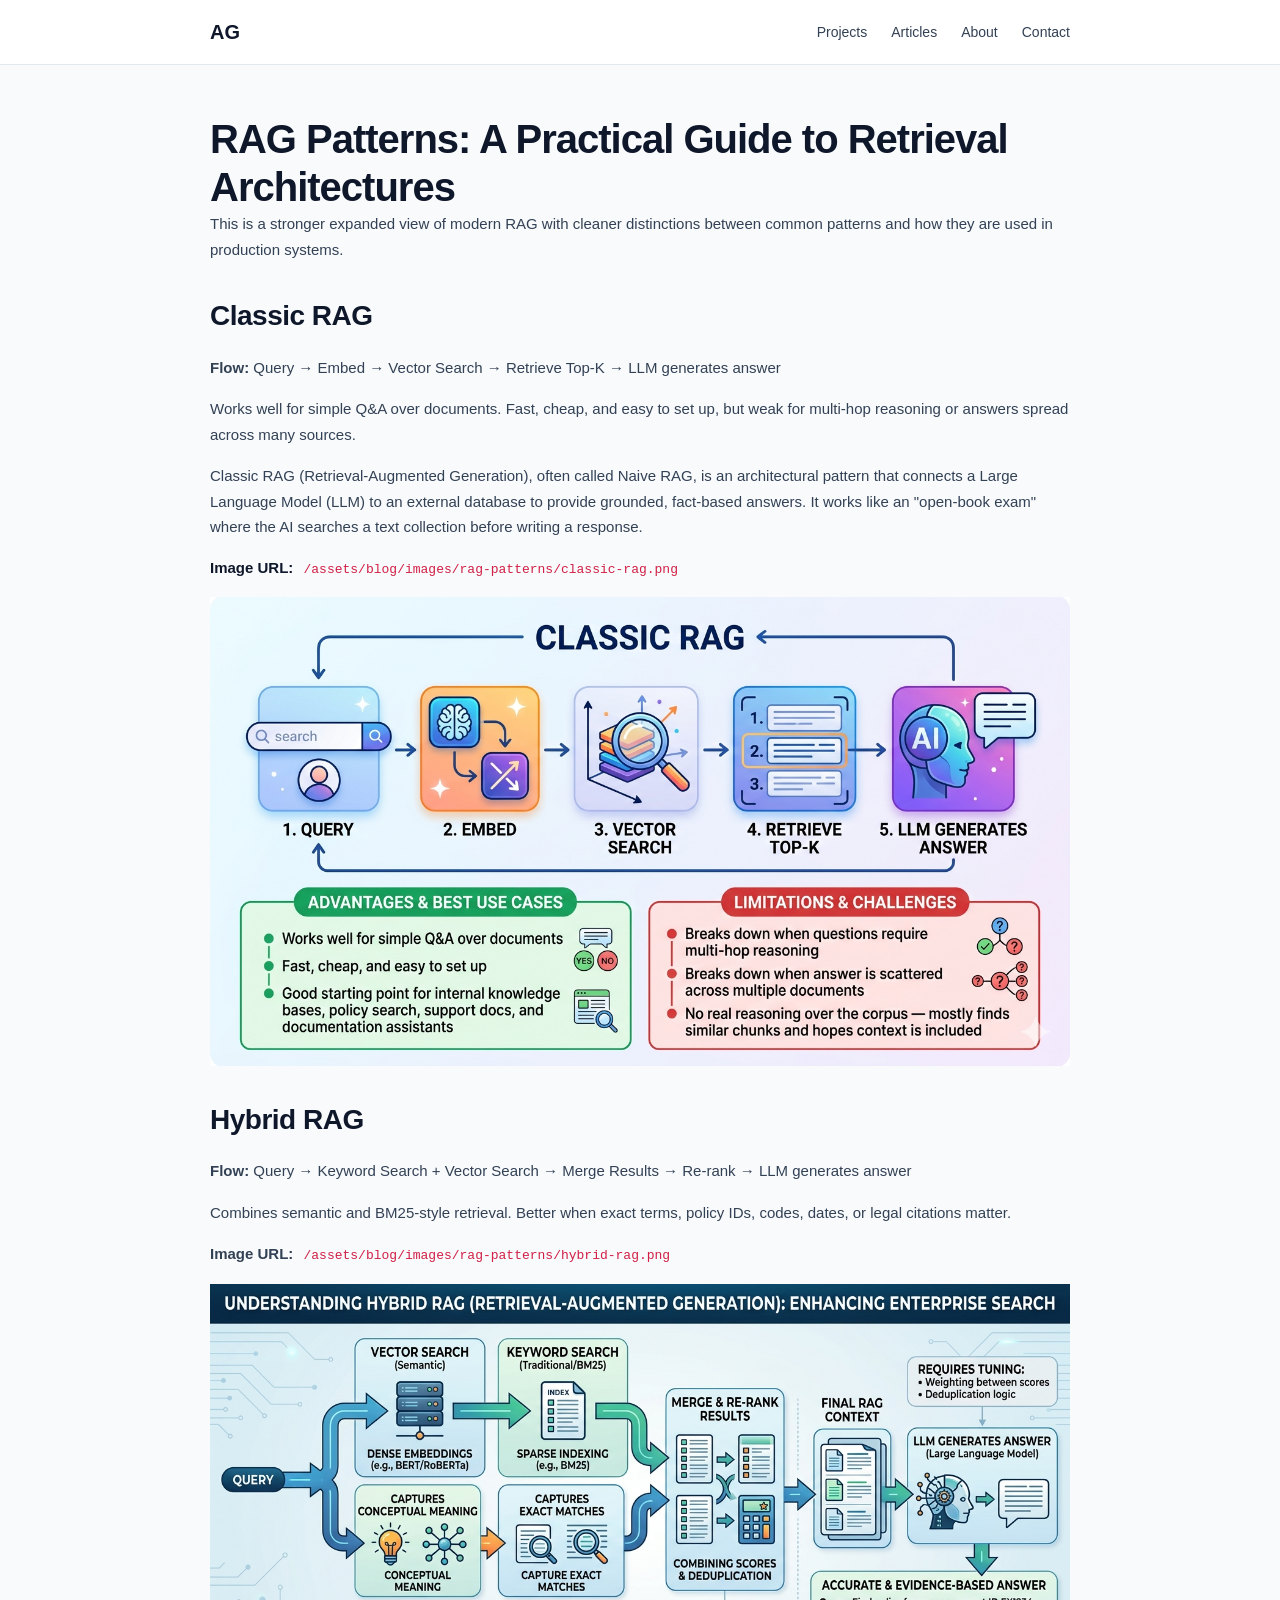
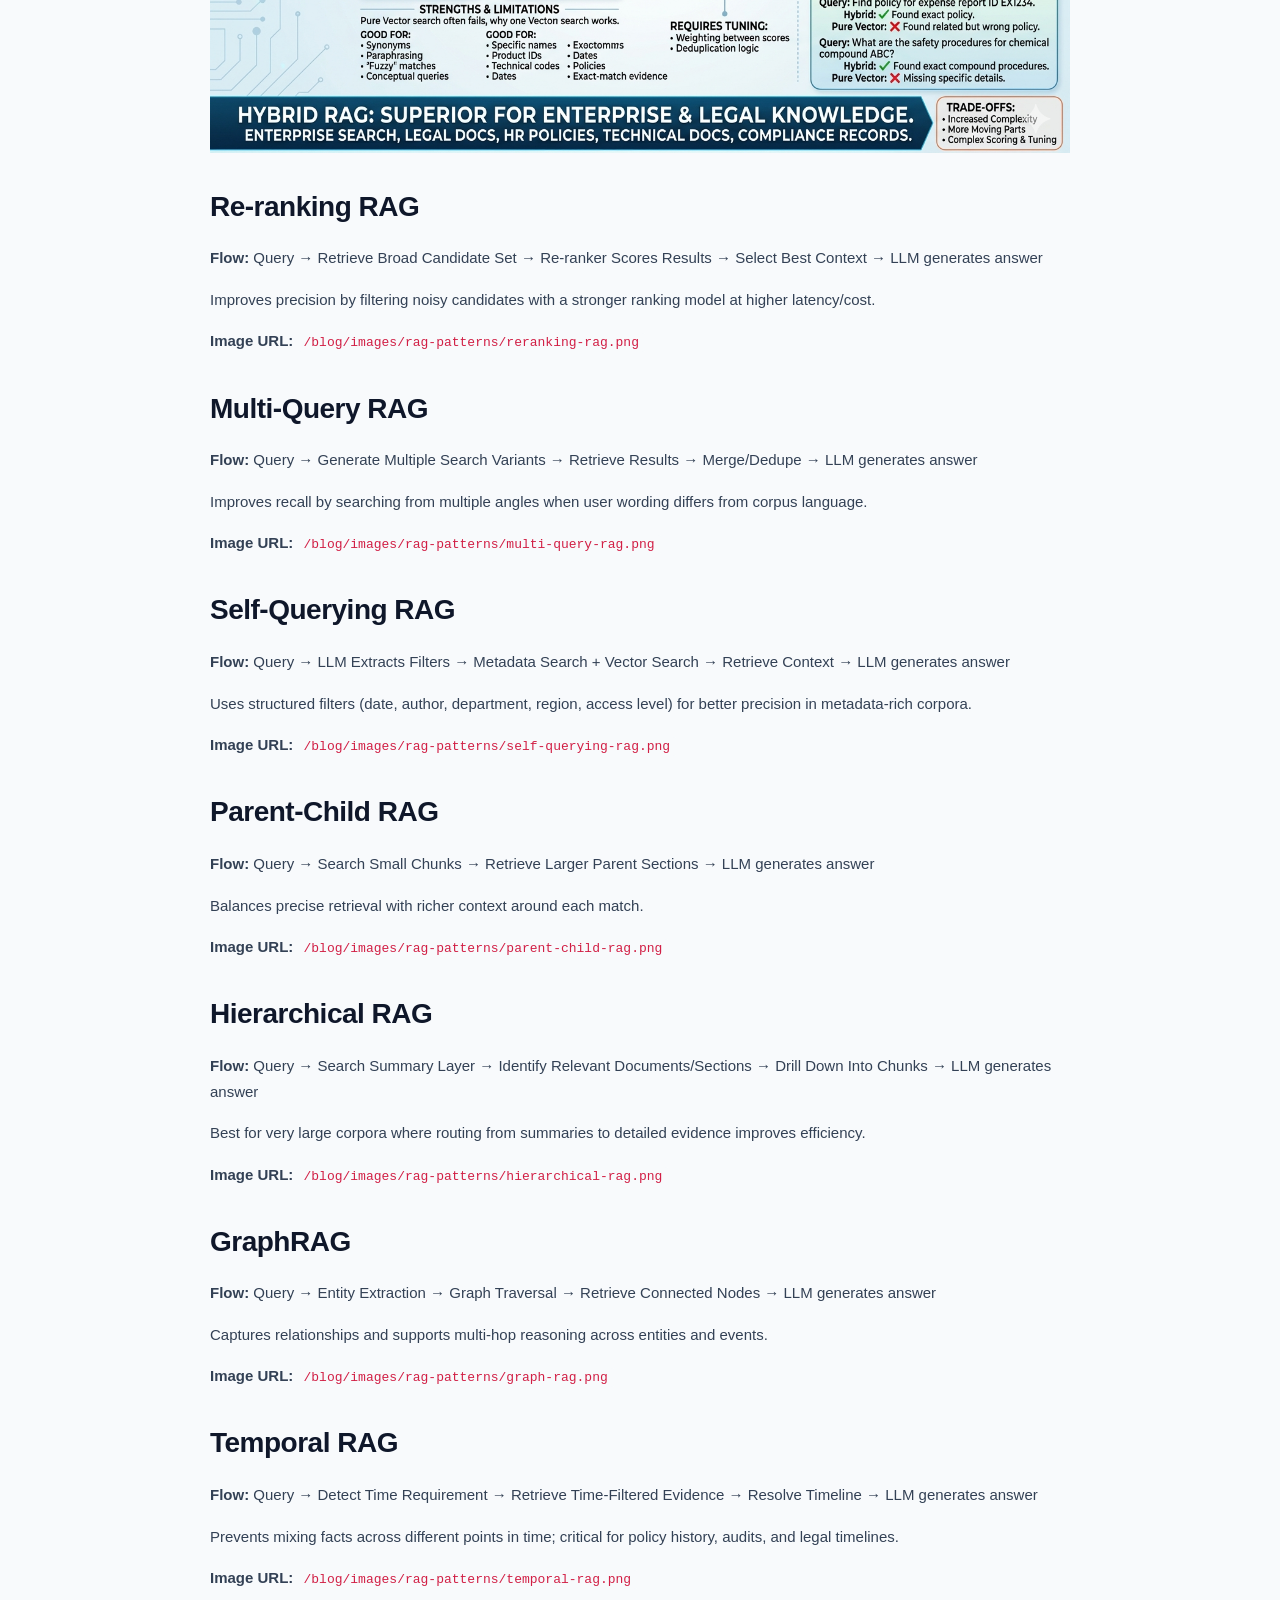
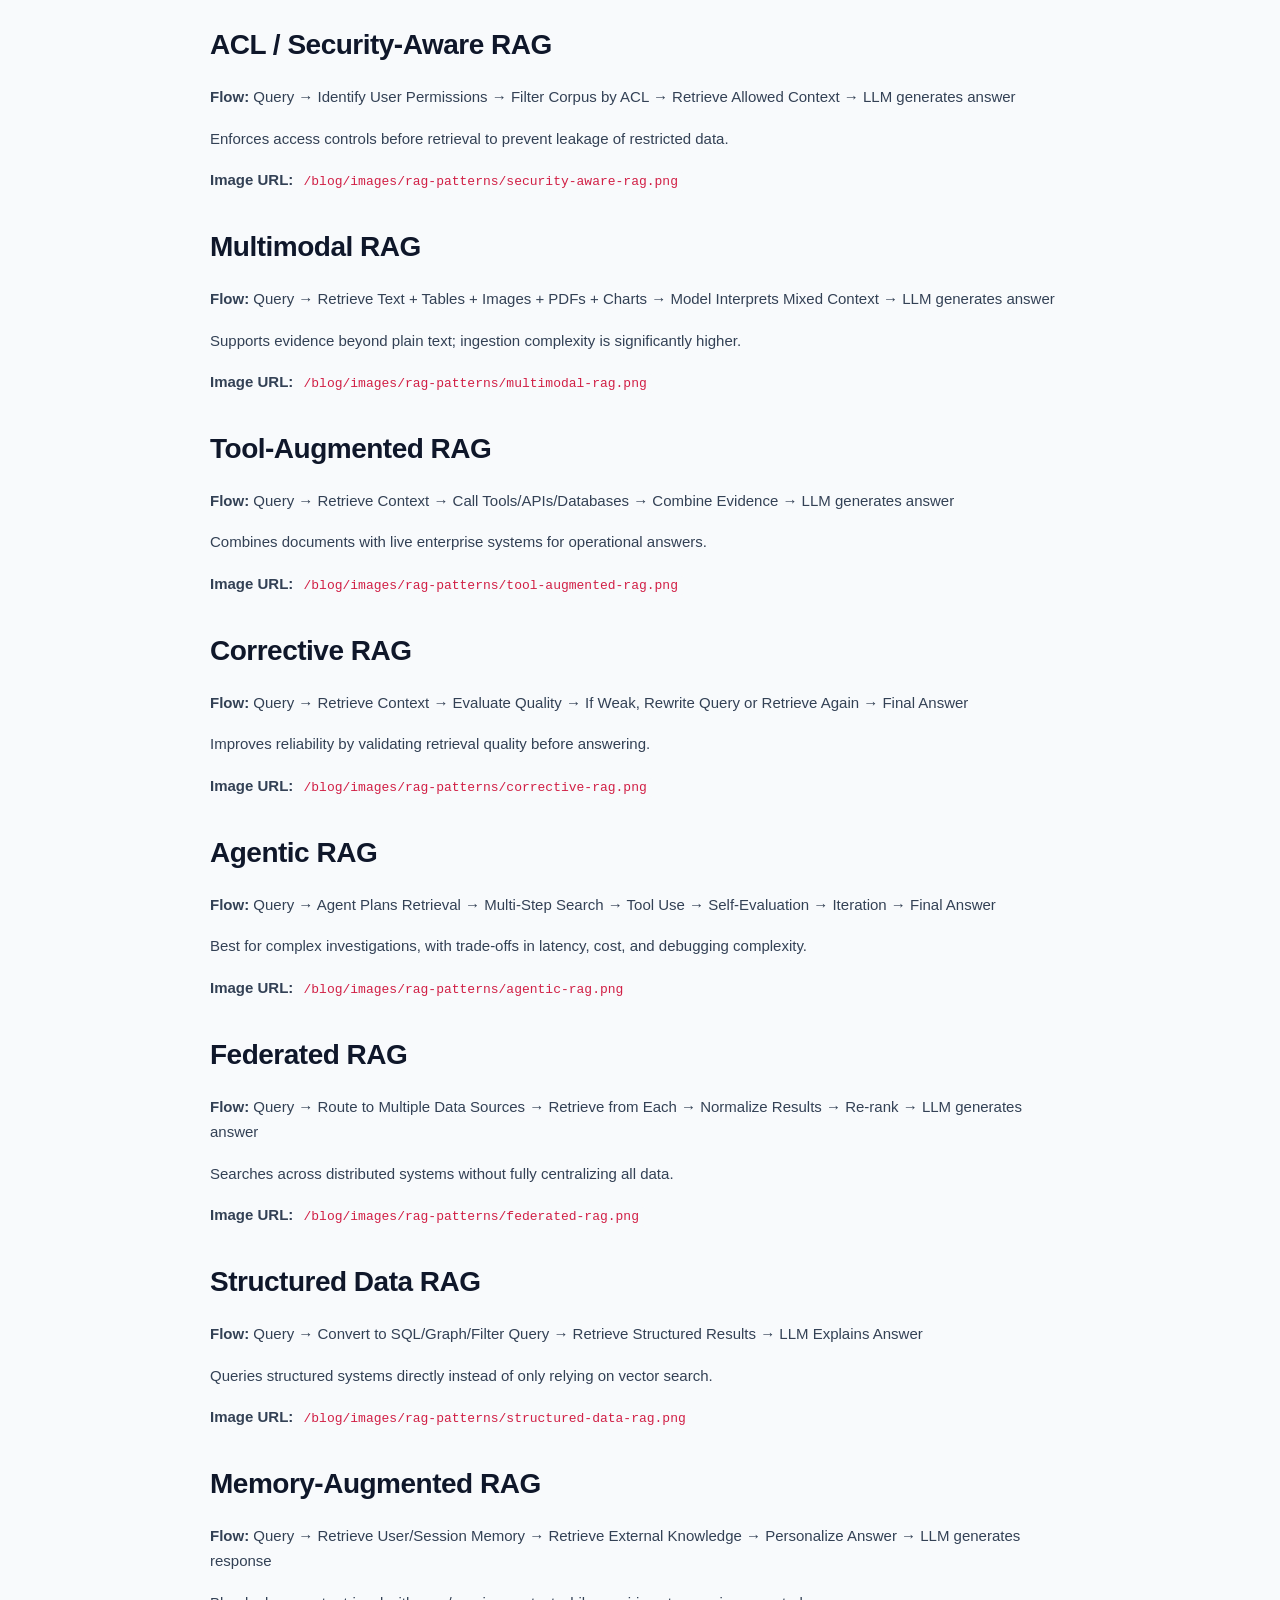
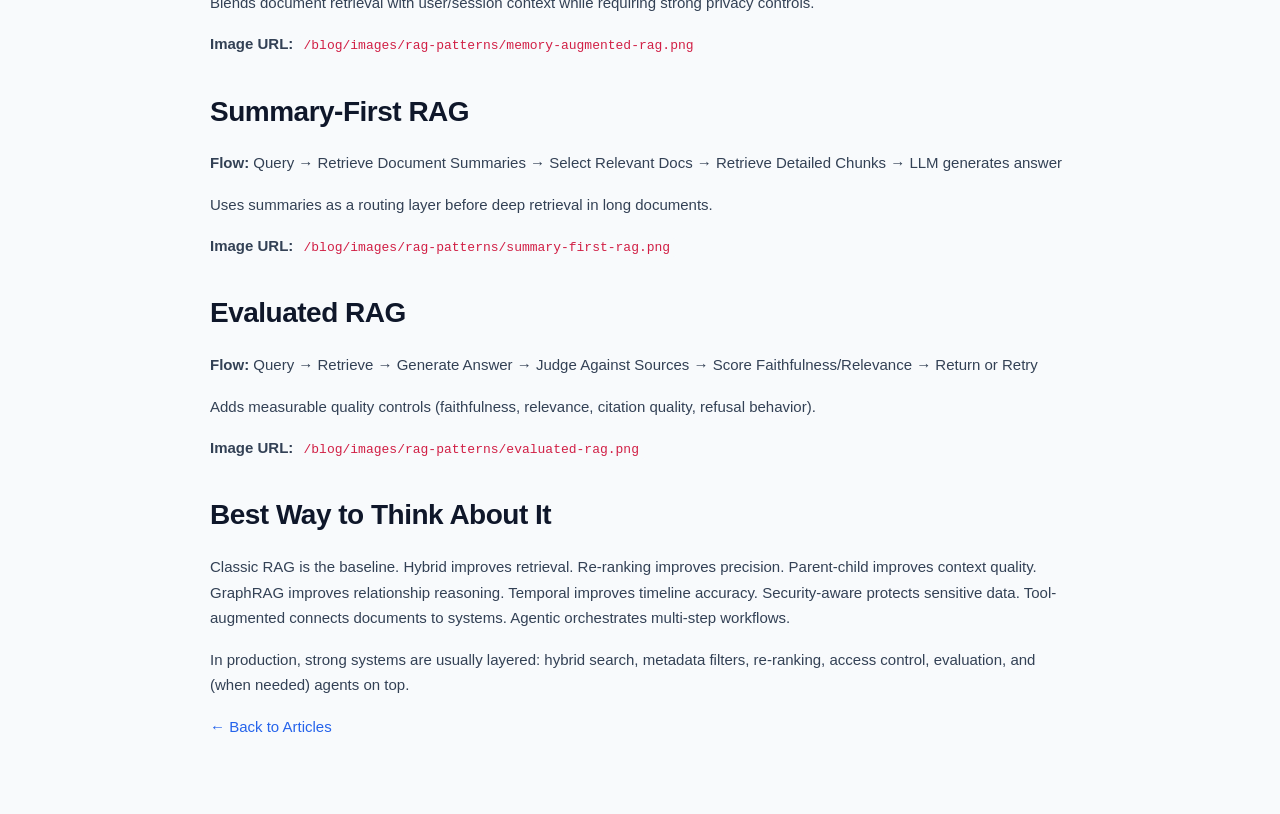
<file: blog/rag-patterns-guide.html>
<!DOCTYPE html>
<html lang="en">
<head>
  <meta charset="UTF-8">
  <meta name="viewport" content="width=device-width, initial-scale=1.0">
  <title>RAG Patterns Guide – Anton Glenbovitch</title>
  <meta name="description" content="Expanded guide to RAG patterns: classic, hybrid, reranking, graph, temporal, agentic, and production layering strategies.">
  <link rel="stylesheet" href="../css/style.css">
  <style>
    #classic-rag-image,
    #hybrid-rag-image {
      cursor: zoom-in;
      max-width: 100%;
      height: auto;
      display: block;
      margin-top: 0.75rem;
    }

    .image-modal-overlay {
      position: fixed;
      inset: 0;
      display: none;
      align-items: center;
      justify-content: center;
      background: rgba(0, 0, 0, 0.8);
      z-index: 1000;
      cursor: zoom-out;
    }

    .image-modal-overlay.is-open {
      display: flex;
    }

    .image-modal-overlay img {
      max-width: 90vw;
      max-height: 90vh;
      width: auto;
      height: auto;
    }
  </style>
</head>
<body>
<header>
  <div class="container">
    <nav>
      <a href="/" class="logo">AG</a>
      <ul class="nav-links">
        <li><a href="/#projects">Projects</a></li>
        <li><a href="/blog/">Articles</a></li>
        <li><a href="/#about">About</a></li>
        <li><a href="/#contact">Contact</a></li>
      </ul>
    </nav>
  </div>
</header>

<main>
  <div class="container" style="padding-top: 50px; padding-bottom: 70px; max-width: 900px;">
    <h1>RAG Patterns: A Practical Guide to Retrieval Architectures</h1>
    <p>This is a stronger expanded view of modern RAG with cleaner distinctions between common patterns and how they are used in production systems.</p>

    <h2>Classic RAG</h2>
    <p><strong>Flow:</strong> Query → Embed → Vector Search → Retrieve Top-K → LLM generates answer</p>
    <p>Works well for simple Q&A over documents. Fast, cheap, and easy to set up, but weak for multi-hop reasoning or answers spread across many sources.</p>
    <p>Classic RAG (Retrieval-Augmented Generation), often called Naive RAG, is an architectural pattern that connects a Large Language Model (LLM) to an external database to provide grounded, fact-based answers. It works like an "open-book exam" where the AI searches a text collection before writing a response.</p></p
    <p><strong>Image URL:</strong> <a href="/assets/blog/images/rag-patterns/classic-rag.png"><code>/assets/blog/images/rag-patterns/classic-rag.png</code></a></p>
    <img id="classic-rag-image" src="/assets/blog/images/rag-patterns/classic-rag.png" alt="Classic RAG flow diagram">

    <h2>Hybrid RAG</h2>
    <p><strong>Flow:</strong> Query → Keyword Search + Vector Search → Merge Results → Re-rank → LLM generates answer</p>
    <p>Combines semantic and BM25-style retrieval. Better when exact terms, policy IDs, codes, dates, or legal citations matter.</p>
    <p><strong>Image URL:</strong> <a href="/assets/blog/images/rag-patterns/hybrid-rag.png"><code>/assets/blog/images/rag-patterns/hybrid-rag.png</code></a></p>
    <img id="hybrid-rag-image" src="/assets/blog/images/rag-patterns/hybrid-rag.png" alt="Hybrid RAG flow diagram">

    <h2>Re-ranking RAG</h2>
    <p><strong>Flow:</strong> Query → Retrieve Broad Candidate Set → Re-ranker Scores Results → Select Best Context → LLM generates answer</p>
    <p>Improves precision by filtering noisy candidates with a stronger ranking model at higher latency/cost.</p>
    <p><strong>Image URL:</strong> <code>/blog/images/rag-patterns/reranking-rag.png</code></p>

    <h2>Multi-Query RAG</h2>
    <p><strong>Flow:</strong> Query → Generate Multiple Search Variants → Retrieve Results → Merge/Dedupe → LLM generates answer</p>
    <p>Improves recall by searching from multiple angles when user wording differs from corpus language.</p>
    <p><strong>Image URL:</strong> <code>/blog/images/rag-patterns/multi-query-rag.png</code></p>

    <h2>Self-Querying RAG</h2>
    <p><strong>Flow:</strong> Query → LLM Extracts Filters → Metadata Search + Vector Search → Retrieve Context → LLM generates answer</p>
    <p>Uses structured filters (date, author, department, region, access level) for better precision in metadata-rich corpora.</p>
    <p><strong>Image URL:</strong> <code>/blog/images/rag-patterns/self-querying-rag.png</code></p>

    <h2>Parent-Child RAG</h2>
    <p><strong>Flow:</strong> Query → Search Small Chunks → Retrieve Larger Parent Sections → LLM generates answer</p>
    <p>Balances precise retrieval with richer context around each match.</p>
    <p><strong>Image URL:</strong> <code>/blog/images/rag-patterns/parent-child-rag.png</code></p>

    <h2>Hierarchical RAG</h2>
    <p><strong>Flow:</strong> Query → Search Summary Layer → Identify Relevant Documents/Sections → Drill Down Into Chunks → LLM generates answer</p>
    <p>Best for very large corpora where routing from summaries to detailed evidence improves efficiency.</p>
    <p><strong>Image URL:</strong> <code>/blog/images/rag-patterns/hierarchical-rag.png</code></p>

    <h2>GraphRAG</h2>
    <p><strong>Flow:</strong> Query → Entity Extraction → Graph Traversal → Retrieve Connected Nodes → LLM generates answer</p>
    <p>Captures relationships and supports multi-hop reasoning across entities and events.</p>
    <p><strong>Image URL:</strong> <code>/blog/images/rag-patterns/graph-rag.png</code></p>

    <h2>Temporal RAG</h2>
    <p><strong>Flow:</strong> Query → Detect Time Requirement → Retrieve Time-Filtered Evidence → Resolve Timeline → LLM generates answer</p>
    <p>Prevents mixing facts across different points in time; critical for policy history, audits, and legal timelines.</p>
    <p><strong>Image URL:</strong> <code>/blog/images/rag-patterns/temporal-rag.png</code></p>

    <h2>ACL / Security-Aware RAG</h2>
    <p><strong>Flow:</strong> Query → Identify User Permissions → Filter Corpus by ACL → Retrieve Allowed Context → LLM generates answer</p>
    <p>Enforces access controls before retrieval to prevent leakage of restricted data.</p>
    <p><strong>Image URL:</strong> <code>/blog/images/rag-patterns/security-aware-rag.png</code></p>

    <h2>Multimodal RAG</h2>
    <p><strong>Flow:</strong> Query → Retrieve Text + Tables + Images + PDFs + Charts → Model Interprets Mixed Context → LLM generates answer</p>
    <p>Supports evidence beyond plain text; ingestion complexity is significantly higher.</p>
    <p><strong>Image URL:</strong> <code>/blog/images/rag-patterns/multimodal-rag.png</code></p>

    <h2>Tool-Augmented RAG</h2>
    <p><strong>Flow:</strong> Query → Retrieve Context → Call Tools/APIs/Databases → Combine Evidence → LLM generates answer</p>
    <p>Combines documents with live enterprise systems for operational answers.</p>
    <p><strong>Image URL:</strong> <code>/blog/images/rag-patterns/tool-augmented-rag.png</code></p>

    <h2>Corrective RAG</h2>
    <p><strong>Flow:</strong> Query → Retrieve Context → Evaluate Quality → If Weak, Rewrite Query or Retrieve Again → Final Answer</p>
    <p>Improves reliability by validating retrieval quality before answering.</p>
    <p><strong>Image URL:</strong> <code>/blog/images/rag-patterns/corrective-rag.png</code></p>

    <h2>Agentic RAG</h2>
    <p><strong>Flow:</strong> Query → Agent Plans Retrieval → Multi-Step Search → Tool Use → Self-Evaluation → Iteration → Final Answer</p>
    <p>Best for complex investigations, with trade-offs in latency, cost, and debugging complexity.</p>
    <p><strong>Image URL:</strong> <code>/blog/images/rag-patterns/agentic-rag.png</code></p>

    <h2>Federated RAG</h2>
    <p><strong>Flow:</strong> Query → Route to Multiple Data Sources → Retrieve from Each → Normalize Results → Re-rank → LLM generates answer</p>
    <p>Searches across distributed systems without fully centralizing all data.</p>
    <p><strong>Image URL:</strong> <code>/blog/images/rag-patterns/federated-rag.png</code></p>

    <h2>Structured Data RAG</h2>
    <p><strong>Flow:</strong> Query → Convert to SQL/Graph/Filter Query → Retrieve Structured Results → LLM Explains Answer</p>
    <p>Queries structured systems directly instead of only relying on vector search.</p>
    <p><strong>Image URL:</strong> <code>/blog/images/rag-patterns/structured-data-rag.png</code></p>

    <h2>Memory-Augmented RAG</h2>
    <p><strong>Flow:</strong> Query → Retrieve User/Session Memory → Retrieve External Knowledge → Personalize Answer → LLM generates response</p>
    <p>Blends document retrieval with user/session context while requiring strong privacy controls.</p>
    <p><strong>Image URL:</strong> <code>/blog/images/rag-patterns/memory-augmented-rag.png</code></p>

    <h2>Summary-First RAG</h2>
    <p><strong>Flow:</strong> Query → Retrieve Document Summaries → Select Relevant Docs → Retrieve Detailed Chunks → LLM generates answer</p>
    <p>Uses summaries as a routing layer before deep retrieval in long documents.</p>
    <p><strong>Image URL:</strong> <code>/blog/images/rag-patterns/summary-first-rag.png</code></p>

    <h2>Evaluated RAG</h2>
    <p><strong>Flow:</strong> Query → Retrieve → Generate Answer → Judge Against Sources → Score Faithfulness/Relevance → Return or Retry</p>
    <p>Adds measurable quality controls (faithfulness, relevance, citation quality, refusal behavior).</p>
    <p><strong>Image URL:</strong> <code>/blog/images/rag-patterns/evaluated-rag.png</code></p>

    <h2>Best Way to Think About It</h2>
    <p>Classic RAG is the baseline. Hybrid improves retrieval. Re-ranking improves precision. Parent-child improves context quality. GraphRAG improves relationship reasoning. Temporal improves timeline accuracy. Security-aware protects sensitive data. Tool-augmented connects documents to systems. Agentic orchestrates multi-step workflows.</p>
    <p>In production, strong systems are usually layered: hybrid search, metadata filters, re-ranking, access control, evaluation, and (when needed) agents on top.</p>

    <p><a href="/blog/">← Back to Articles</a></p>
  </div>
</main>

<div id="hybrid-rag-modal" class="image-modal-overlay" aria-hidden="true">
  <img src="/assets/blog/images/rag-patterns/hybrid-rag.png" alt="Hybrid RAG flow diagram expanded">
</div>

<div id="classic-rag-modal" class="image-modal-overlay" aria-hidden="true">
  <img src="/assets/blog/images/rag-patterns/classic-rag.png" alt="Classic RAG flow diagram expanded">
</div>

<script>
  const classicRagImage = document.getElementById('classic-rag-image');
  const classicRagModal = document.getElementById('classic-rag-modal');
  const hybridRagImage = document.getElementById('hybrid-rag-image');
  const hybridRagModal = document.getElementById('hybrid-rag-modal');

  classicRagImage.addEventListener('click', () => {
    classicRagModal.classList.add('is-open');
    classicRagModal.setAttribute('aria-hidden', 'false');
  });

  classicRagModal.addEventListener('click', () => {
    classicRagModal.classList.remove('is-open');
    classicRagModal.setAttribute('aria-hidden', 'true');
  });

  hybridRagImage.addEventListener('click', () => {
    hybridRagModal.classList.add('is-open');
    hybridRagModal.setAttribute('aria-hidden', 'false');
  });

  hybridRagModal.addEventListener('click', () => {
    hybridRagModal.classList.remove('is-open');
    hybridRagModal.setAttribute('aria-hidden', 'true');
  });
</script>

</body>
</html>
</file>
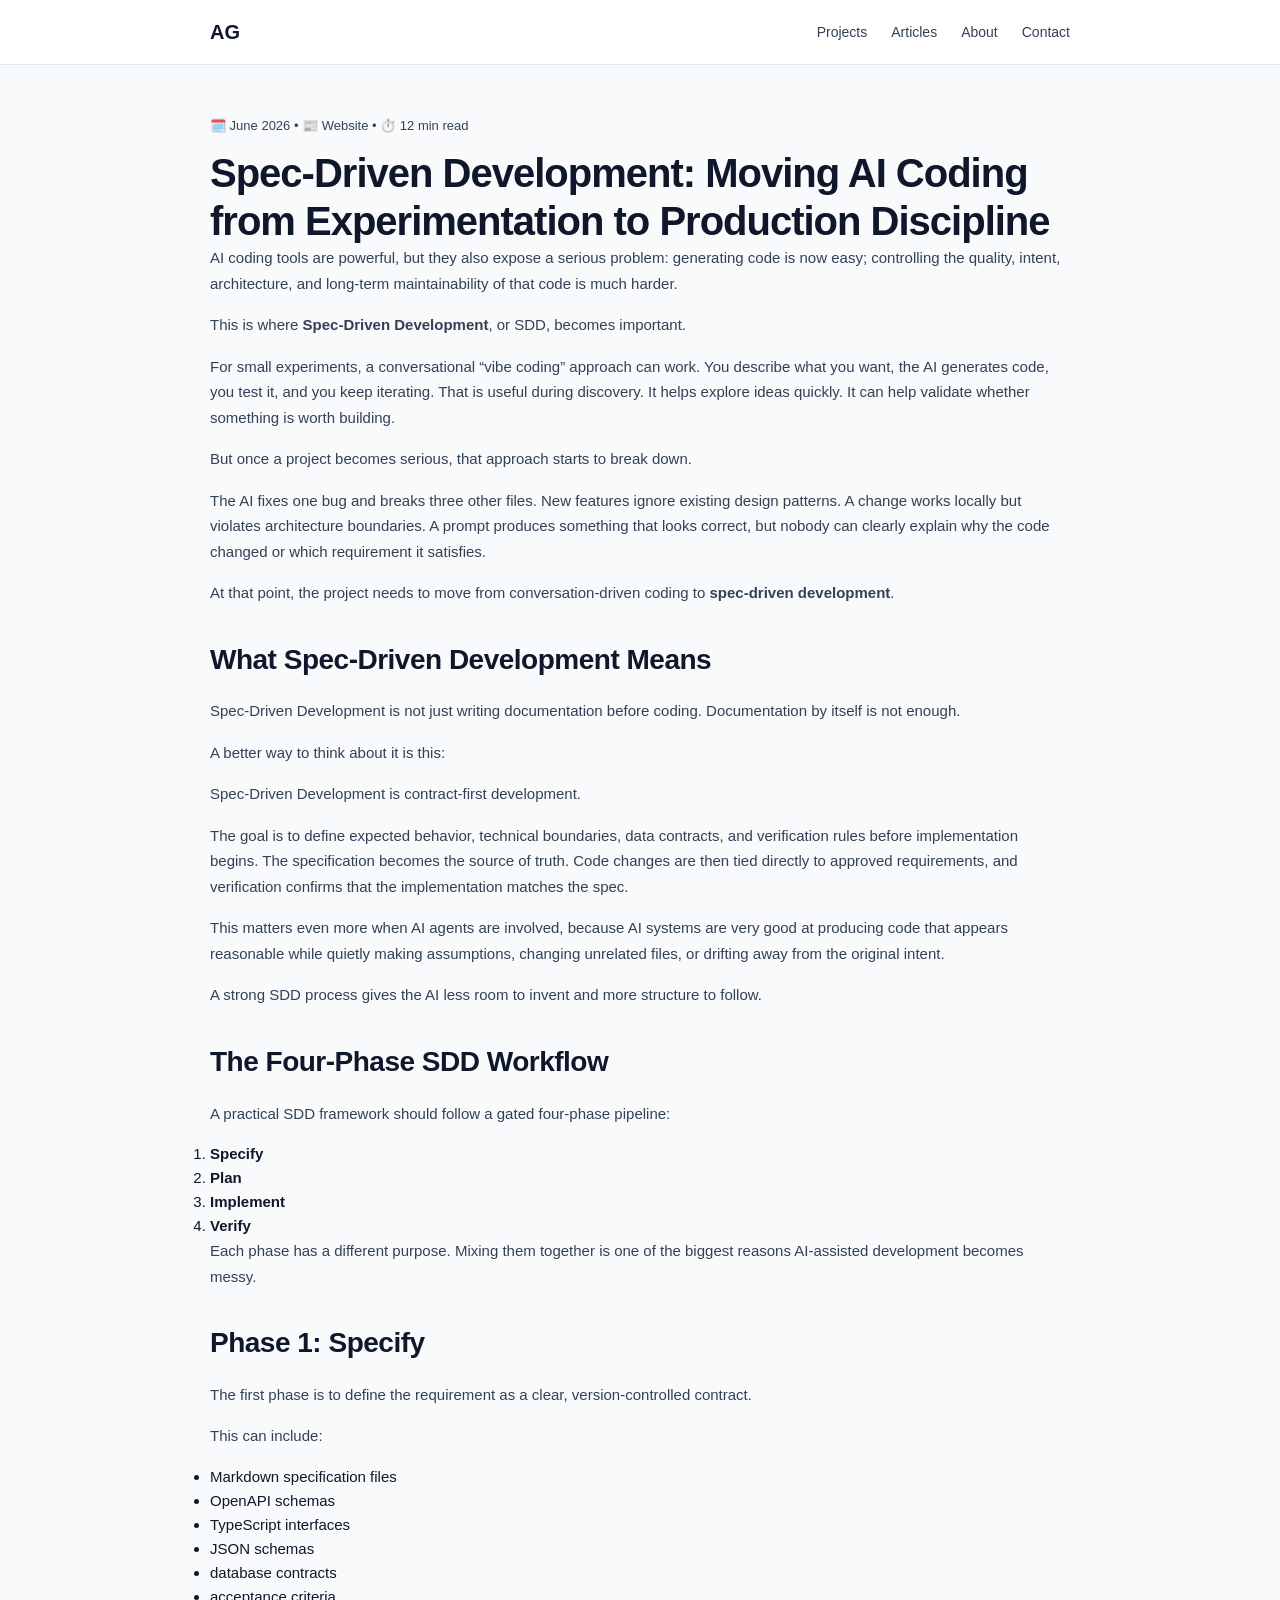
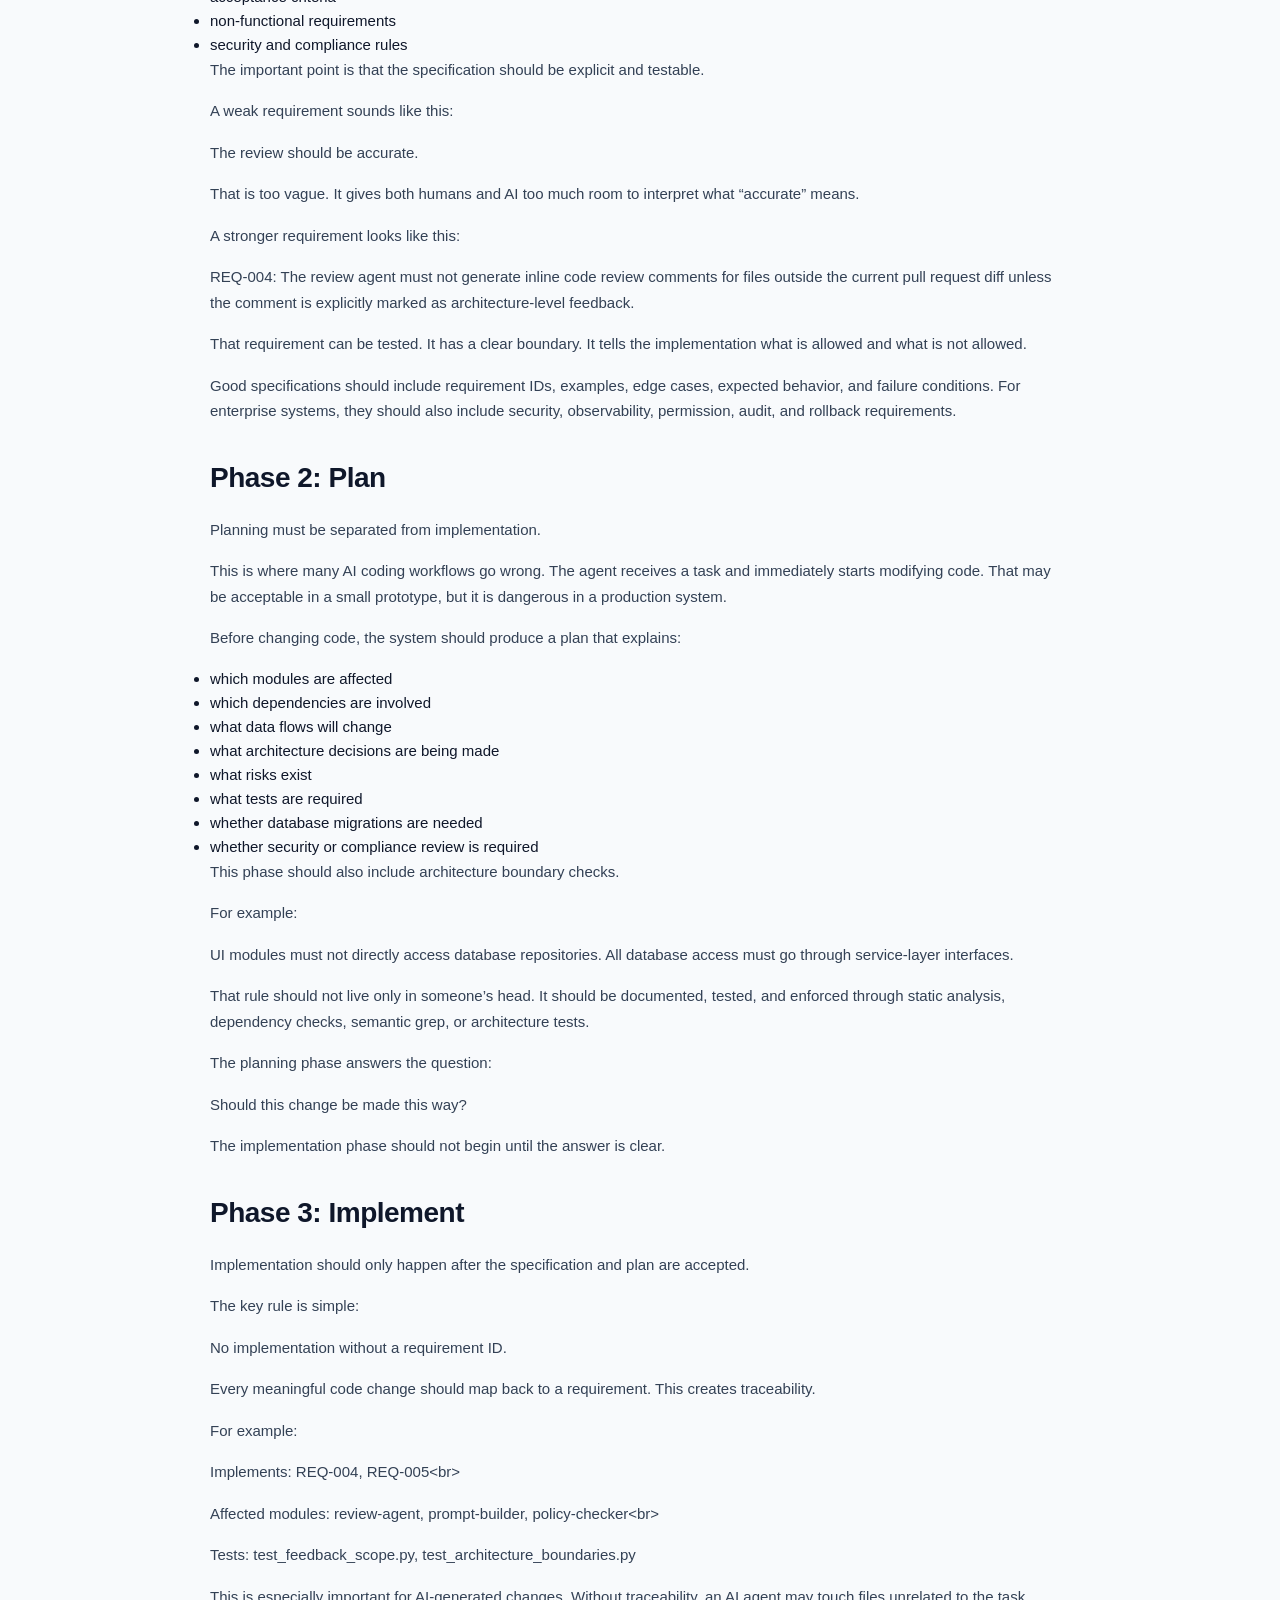
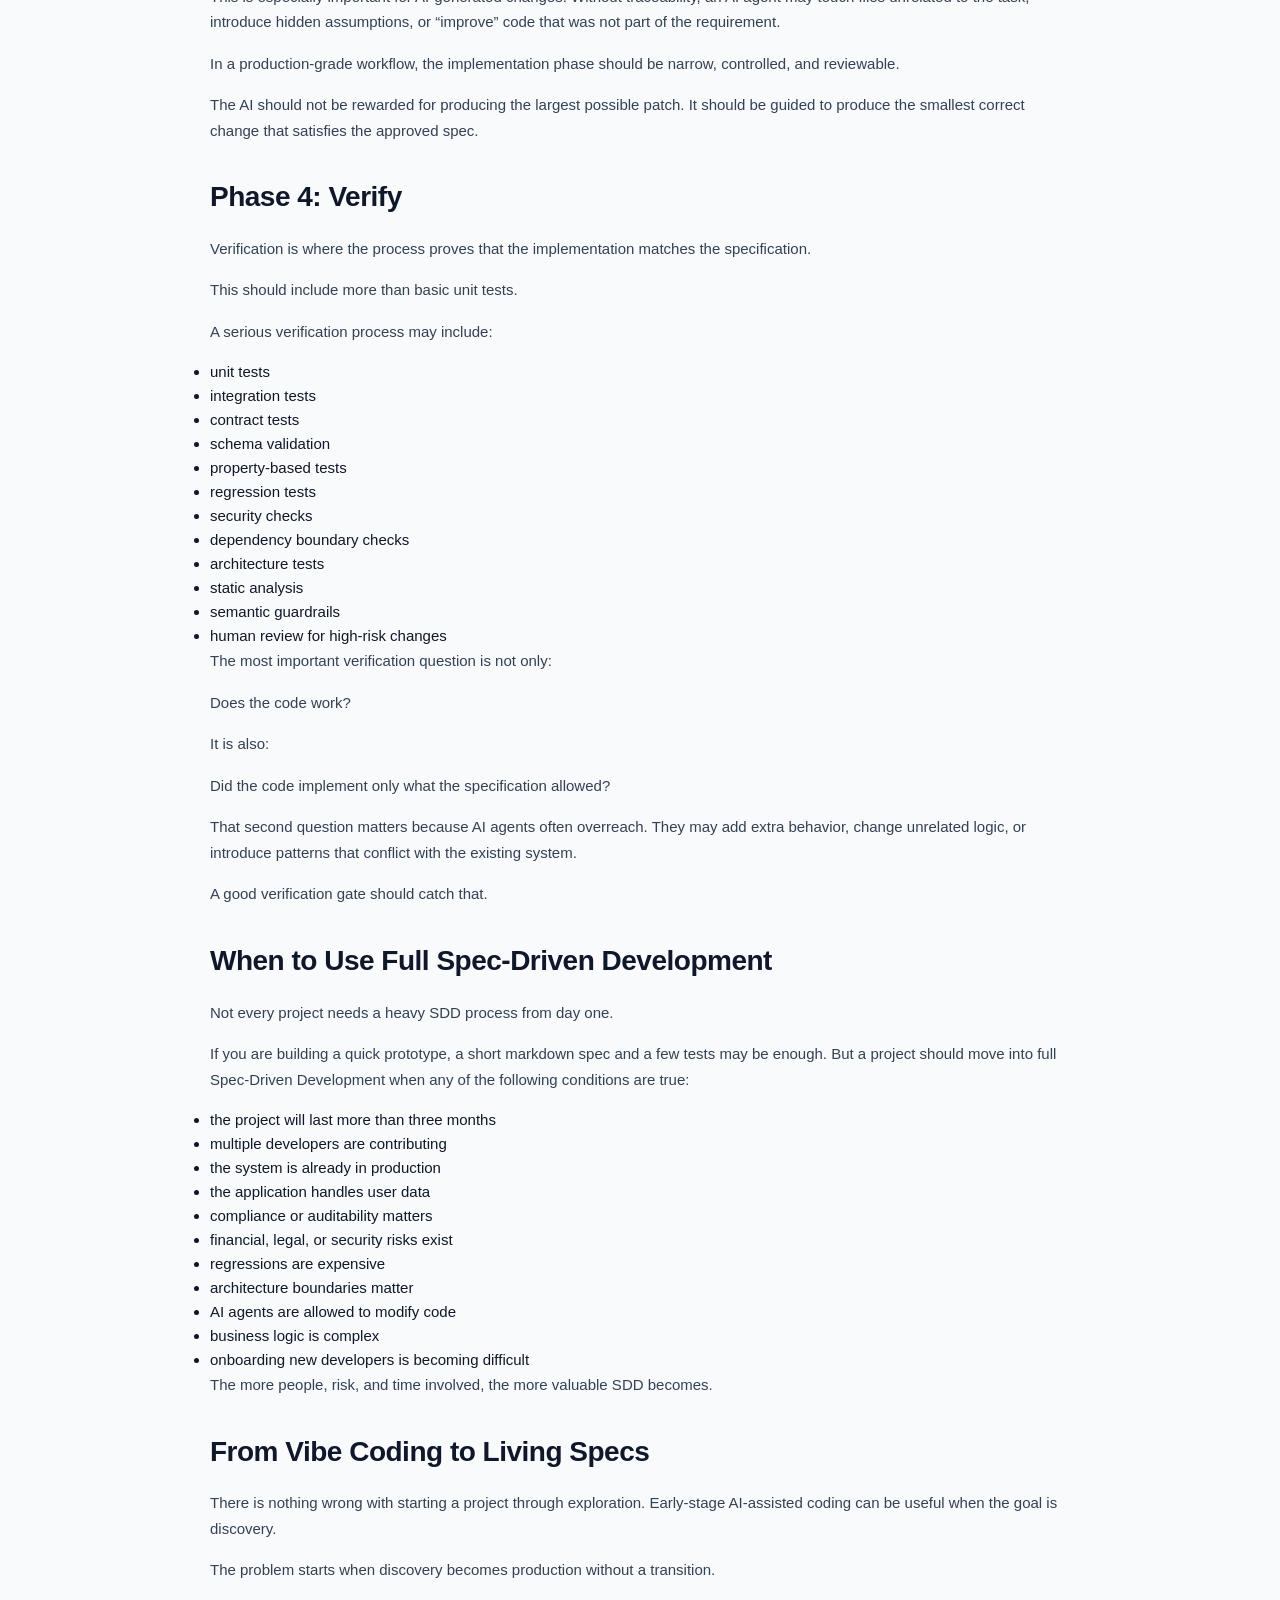
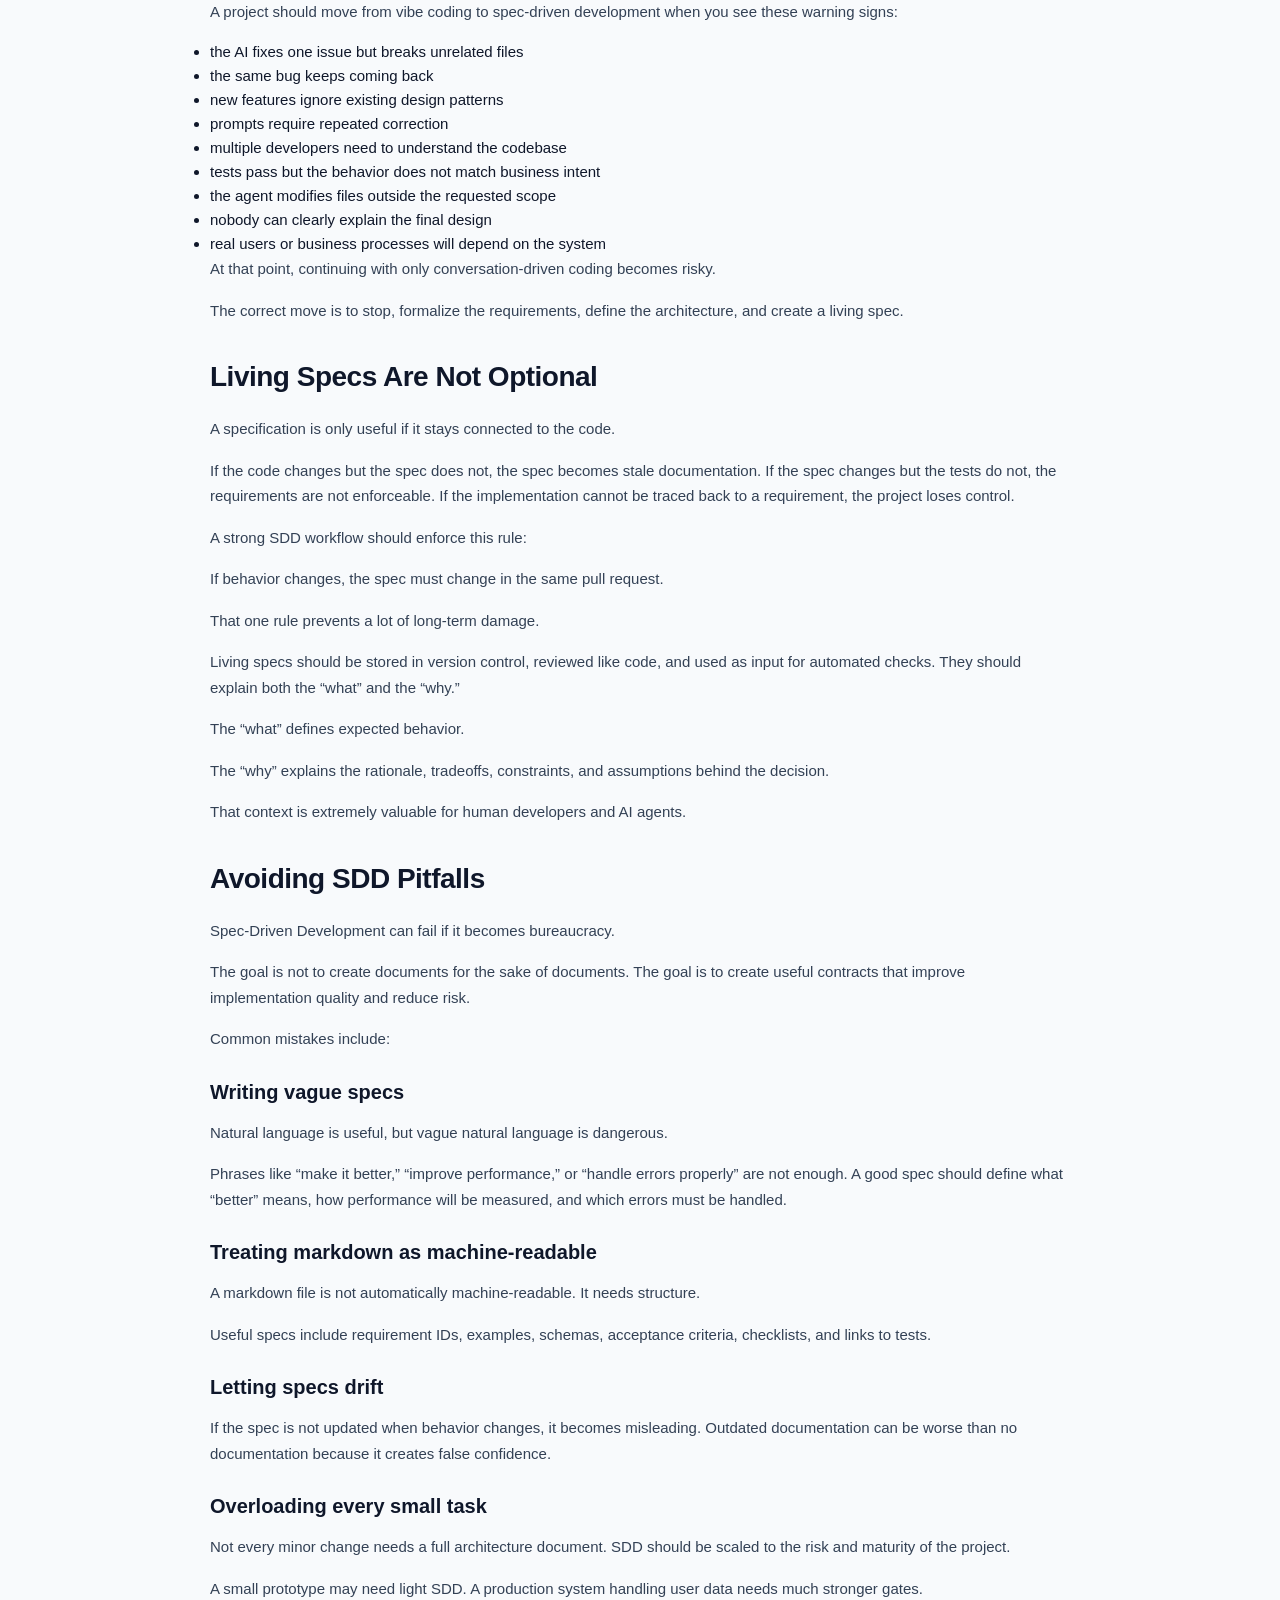
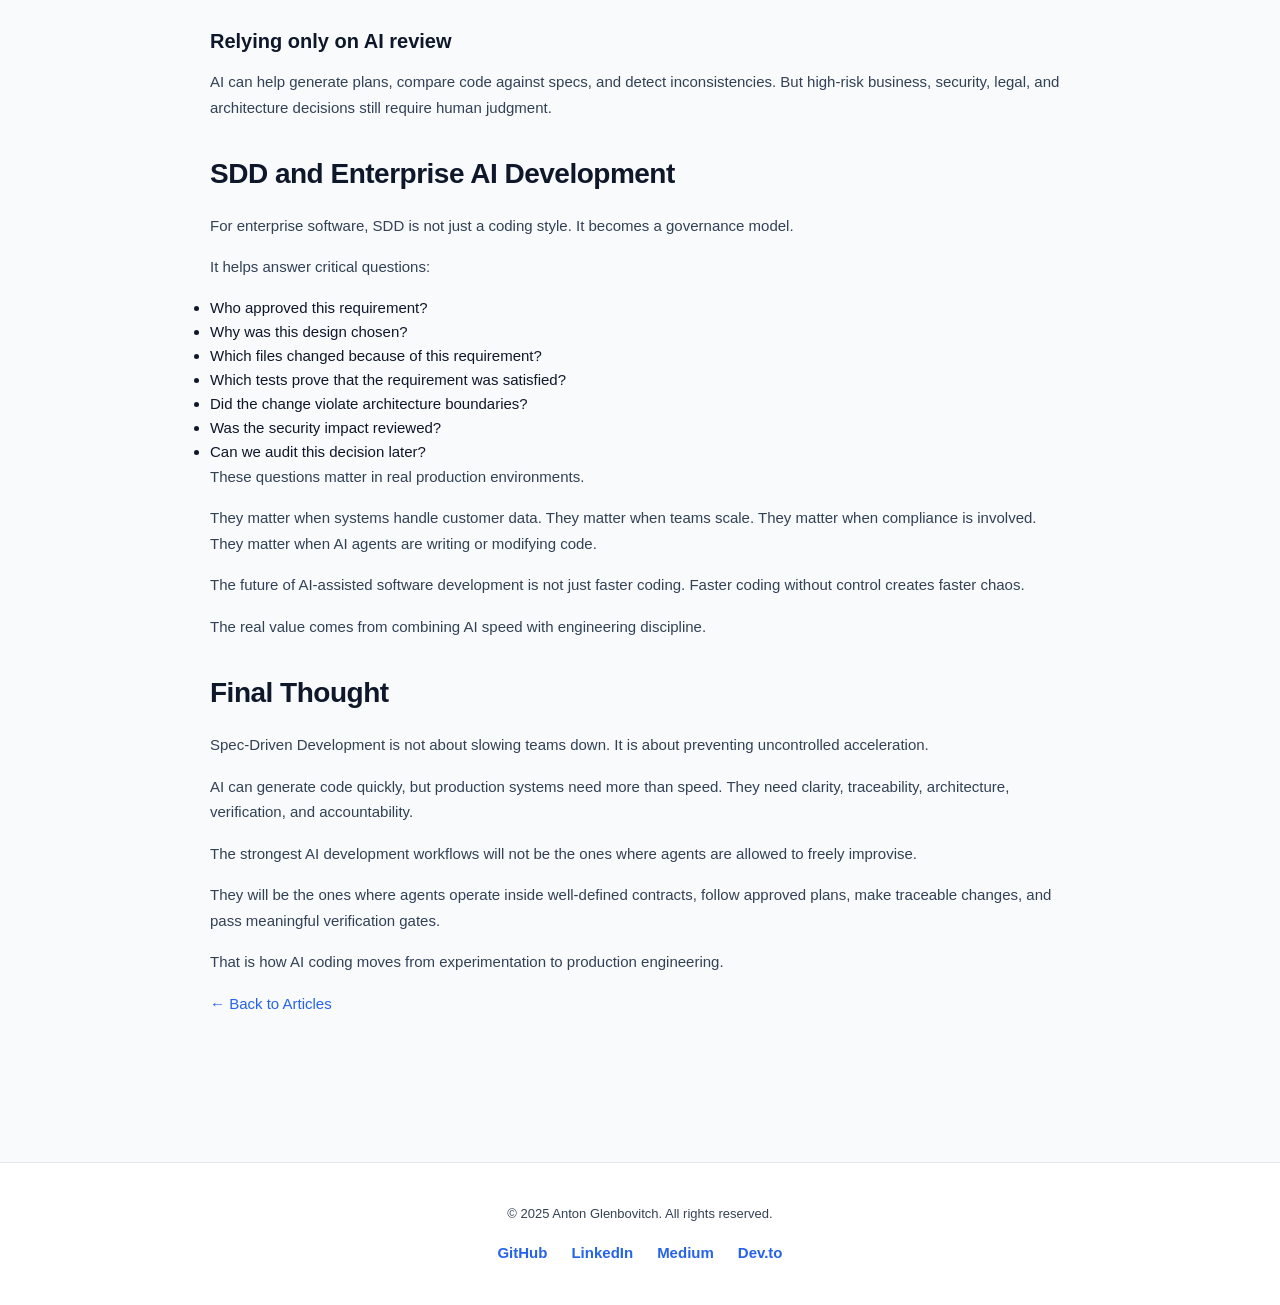
<file: blog/spec-driven-development.html>
<!DOCTYPE html>
<html lang="en">
<head>
  <meta charset="UTF-8">
  <meta name="viewport" content="width=device-width, initial-scale=1.0">
  <title>Spec-Driven Development – Anton Glenbovitch</title>
  <meta name="description" content="Why AI coding needs Spec-Driven Development to move from experimentation to production discipline with clear contracts, planning, traceability, and verification.">
  <link rel="stylesheet" href="../css/style.css">
</head>
<body>
<header>
  <div class="container">
    <nav>
      <a href="/" class="logo">AG</a>
      <ul class="nav-links">
        <li><a href="/#projects">Projects</a></li>
        <li><a href="/blog/">Articles</a></li>
        <li><a href="/#about">About</a></li>
        <li><a href="/#contact">Contact</a></li>
      </ul>
    </nav>
  </div>
</header>

<main>
  <div class="container" style="padding-top: 50px; padding-bottom: 70px; max-width: 900px;">
    <p class="article-meta">🗓️ June 2026 • 📰 Website • ⏱️ 12 min read</p>
    <h1>Spec-Driven Development: Moving AI Coding from Experimentation to Production Discipline</h1>
    <p>AI coding tools are powerful, but they also expose a serious problem: generating code is now easy; controlling the quality, intent, architecture, and long-term maintainability of that code is much harder.</p>
    <p>This is where <strong>Spec-Driven Development</strong>, or SDD, becomes important.</p>
    <p>For small experiments, a conversational “vibe coding” approach can work. You describe what you want, the AI generates code, you test it, and you keep iterating. That is useful during discovery. It helps explore ideas quickly. It can help validate whether something is worth building.</p>
    <p>But once a project becomes serious, that approach starts to break down.</p>
    <p>The AI fixes one bug and breaks three other files. New features ignore existing design patterns. A change works locally but violates architecture boundaries. A prompt produces something that looks correct, but nobody can clearly explain why the code changed or which requirement it satisfies.</p>
    <p>At that point, the project needs to move from conversation-driven coding to <strong>spec-driven development</strong>.</p>
    <h2>What Spec-Driven Development Means</h2>
    <p>Spec-Driven Development is not just writing documentation before coding. Documentation by itself is not enough.</p>
    <p>A better way to think about it is this:</p>
    <blockquote>
      <p>Spec-Driven Development is contract-first development.</p>
    </blockquote>
    <p>The goal is to define expected behavior, technical boundaries, data contracts, and verification rules before implementation begins. The specification becomes the source of truth. Code changes are then tied directly to approved requirements, and verification confirms that the implementation matches the spec.</p>
    <p>This matters even more when AI agents are involved, because AI systems are very good at producing code that appears reasonable while quietly making assumptions, changing unrelated files, or drifting away from the original intent.</p>
    <p>A strong SDD process gives the AI less room to invent and more structure to follow.</p>
    <h2>The Four-Phase SDD Workflow</h2>
    <p>A practical SDD framework should follow a gated four-phase pipeline:</p>
    <ol>
      <li><strong>Specify</strong></li>
      <li><strong>Plan</strong></li>
      <li><strong>Implement</strong></li>
      <li><strong>Verify</strong></li>
    </ol>
    <p>Each phase has a different purpose. Mixing them together is one of the biggest reasons AI-assisted development becomes messy.</p>
    <h2>Phase 1: Specify</h2>
    <p>The first phase is to define the requirement as a clear, version-controlled contract.</p>
    <p>This can include:</p>
    <ul>
      <li>Markdown specification files</li>
      <li>OpenAPI schemas</li>
      <li>TypeScript interfaces</li>
      <li>JSON schemas</li>
      <li>database contracts</li>
      <li>acceptance criteria</li>
      <li>non-functional requirements</li>
      <li>security and compliance rules</li>
    </ul>
    <p>The important point is that the specification should be explicit and testable.</p>
    <p>A weak requirement sounds like this:</p>
    <blockquote>
      <p>The review should be accurate.</p>
    </blockquote>
    <p>That is too vague. It gives both humans and AI too much room to interpret what “accurate” means.</p>
    <p>A stronger requirement looks like this:</p>
    <blockquote>
      <p>REQ-004: The review agent must not generate inline code review comments for files outside the current pull request diff unless the comment is explicitly marked as architecture-level feedback.</p>
    </blockquote>
    <p>That requirement can be tested. It has a clear boundary. It tells the implementation what is allowed and what is not allowed.</p>
    <p>Good specifications should include requirement IDs, examples, edge cases, expected behavior, and failure conditions. For enterprise systems, they should also include security, observability, permission, audit, and rollback requirements.</p>
    <h2>Phase 2: Plan</h2>
    <p>Planning must be separated from implementation.</p>
    <p>This is where many AI coding workflows go wrong. The agent receives a task and immediately starts modifying code. That may be acceptable in a small prototype, but it is dangerous in a production system.</p>
    <p>Before changing code, the system should produce a plan that explains:</p>
    <ul>
      <li>which modules are affected</li>
      <li>which dependencies are involved</li>
      <li>what data flows will change</li>
      <li>what architecture decisions are being made</li>
      <li>what risks exist</li>
      <li>what tests are required</li>
      <li>whether database migrations are needed</li>
      <li>whether security or compliance review is required</li>
    </ul>
    <p>This phase should also include architecture boundary checks.</p>
    <p>For example:</p>
    <blockquote>
      <p>UI modules must not directly access database repositories. All database access must go through service-layer interfaces.</p>
    </blockquote>
    <p>That rule should not live only in someone’s head. It should be documented, tested, and enforced through static analysis, dependency checks, semantic grep, or architecture tests.</p>
    <p>The planning phase answers the question:</p>
    <blockquote>
      <p>Should this change be made this way?</p>
    </blockquote>
    <p>The implementation phase should not begin until the answer is clear.</p>
    <h2>Phase 3: Implement</h2>
    <p>Implementation should only happen after the specification and plan are accepted.</p>
    <p>The key rule is simple:</p>
    <blockquote>
      <p>No implementation without a requirement ID.</p>
    </blockquote>
    <p>Every meaningful code change should map back to a requirement. This creates traceability.</p>
    <p>For example:</p>
    <blockquote>
      <p>Implements: REQ-004, REQ-005&lt;br&gt;</p>
      <p>Affected modules: review-agent, prompt-builder, policy-checker&lt;br&gt;</p>
      <p>Tests: test_feedback_scope.py, test_architecture_boundaries.py</p>
    </blockquote>
    <p>This is especially important for AI-generated changes. Without traceability, an AI agent may touch files unrelated to the task, introduce hidden assumptions, or “improve” code that was not part of the requirement.</p>
    <p>In a production-grade workflow, the implementation phase should be narrow, controlled, and reviewable.</p>
    <p>The AI should not be rewarded for producing the largest possible patch. It should be guided to produce the smallest correct change that satisfies the approved spec.</p>
    <h2>Phase 4: Verify</h2>
    <p>Verification is where the process proves that the implementation matches the specification.</p>
    <p>This should include more than basic unit tests.</p>
    <p>A serious verification process may include:</p>
    <ul>
      <li>unit tests</li>
      <li>integration tests</li>
      <li>contract tests</li>
      <li>schema validation</li>
      <li>property-based tests</li>
      <li>regression tests</li>
      <li>security checks</li>
      <li>dependency boundary checks</li>
      <li>architecture tests</li>
      <li>static analysis</li>
      <li>semantic guardrails</li>
      <li>human review for high-risk changes</li>
    </ul>
    <p>The most important verification question is not only:</p>
    <blockquote>
      <p>Does the code work?</p>
    </blockquote>
    <p>It is also:</p>
    <blockquote>
      <p>Did the code implement only what the specification allowed?</p>
    </blockquote>
    <p>That second question matters because AI agents often overreach. They may add extra behavior, change unrelated logic, or introduce patterns that conflict with the existing system.</p>
    <p>A good verification gate should catch that.</p>
    <h2>When to Use Full Spec-Driven Development</h2>
    <p>Not every project needs a heavy SDD process from day one.</p>
    <p>If you are building a quick prototype, a short markdown spec and a few tests may be enough. But a project should move into full Spec-Driven Development when any of the following conditions are true:</p>
    <ul>
      <li>the project will last more than three months</li>
      <li>multiple developers are contributing</li>
      <li>the system is already in production</li>
      <li>the application handles user data</li>
      <li>compliance or auditability matters</li>
      <li>financial, legal, or security risks exist</li>
      <li>regressions are expensive</li>
      <li>architecture boundaries matter</li>
      <li>AI agents are allowed to modify code</li>
      <li>business logic is complex</li>
      <li>onboarding new developers is becoming difficult</li>
    </ul>
    <p>The more people, risk, and time involved, the more valuable SDD becomes.</p>
    <h2>From Vibe Coding to Living Specs</h2>
    <p>There is nothing wrong with starting a project through exploration. Early-stage AI-assisted coding can be useful when the goal is discovery.</p>
    <p>The problem starts when discovery becomes production without a transition.</p>
    <p>A project should move from vibe coding to spec-driven development when you see these warning signs:</p>
    <ul>
      <li>the AI fixes one issue but breaks unrelated files</li>
      <li>the same bug keeps coming back</li>
      <li>new features ignore existing design patterns</li>
      <li>prompts require repeated correction</li>
      <li>multiple developers need to understand the codebase</li>
      <li>tests pass but the behavior does not match business intent</li>
      <li>the agent modifies files outside the requested scope</li>
      <li>nobody can clearly explain the final design</li>
      <li>real users or business processes will depend on the system</li>
    </ul>
    <p>At that point, continuing with only conversation-driven coding becomes risky.</p>
    <p>The correct move is to stop, formalize the requirements, define the architecture, and create a living spec.</p>
    <h2>Living Specs Are Not Optional</h2>
    <p>A specification is only useful if it stays connected to the code.</p>
    <p>If the code changes but the spec does not, the spec becomes stale documentation. If the spec changes but the tests do not, the requirements are not enforceable. If the implementation cannot be traced back to a requirement, the project loses control.</p>
    <p>A strong SDD workflow should enforce this rule:</p>
    <blockquote>
      <p>If behavior changes, the spec must change in the same pull request.</p>
    </blockquote>
    <p>That one rule prevents a lot of long-term damage.</p>
    <p>Living specs should be stored in version control, reviewed like code, and used as input for automated checks. They should explain both the “what” and the “why.”</p>
    <p>The “what” defines expected behavior.</p>
    <p>The “why” explains the rationale, tradeoffs, constraints, and assumptions behind the decision.</p>
    <p>That context is extremely valuable for human developers and AI agents.</p>
    <h2>Avoiding SDD Pitfalls</h2>
    <p>Spec-Driven Development can fail if it becomes bureaucracy.</p>
    <p>The goal is not to create documents for the sake of documents. The goal is to create useful contracts that improve implementation quality and reduce risk.</p>
    <p>Common mistakes include:</p>
    <h3>Writing vague specs</h3>
    <p>Natural language is useful, but vague natural language is dangerous.</p>
    <p>Phrases like “make it better,” “improve performance,” or “handle errors properly” are not enough. A good spec should define what “better” means, how performance will be measured, and which errors must be handled.</p>
    <h3>Treating markdown as machine-readable</h3>
    <p>A markdown file is not automatically machine-readable. It needs structure.</p>
    <p>Useful specs include requirement IDs, examples, schemas, acceptance criteria, checklists, and links to tests.</p>
    <h3>Letting specs drift</h3>
    <p>If the spec is not updated when behavior changes, it becomes misleading. Outdated documentation can be worse than no documentation because it creates false confidence.</p>
    <h3>Overloading every small task</h3>
    <p>Not every minor change needs a full architecture document. SDD should be scaled to the risk and maturity of the project.</p>
    <p>A small prototype may need light SDD. A production system handling user data needs much stronger gates.</p>
    <h3>Relying only on AI review</h3>
    <p>AI can help generate plans, compare code against specs, and detect inconsistencies. But high-risk business, security, legal, and architecture decisions still require human judgment.</p>
    <h2>SDD and Enterprise AI Development</h2>
    <p>For enterprise software, SDD is not just a coding style. It becomes a governance model.</p>
    <p>It helps answer critical questions:</p>
    <ul>
      <li>Who approved this requirement?</li>
      <li>Why was this design chosen?</li>
      <li>Which files changed because of this requirement?</li>
      <li>Which tests prove that the requirement was satisfied?</li>
      <li>Did the change violate architecture boundaries?</li>
      <li>Was the security impact reviewed?</li>
      <li>Can we audit this decision later?</li>
    </ul>
    <p>These questions matter in real production environments.</p>
    <p>They matter when systems handle customer data. They matter when teams scale. They matter when compliance is involved. They matter when AI agents are writing or modifying code.</p>
    <p>The future of AI-assisted software development is not just faster coding. Faster coding without control creates faster chaos.</p>
    <p>The real value comes from combining AI speed with engineering discipline.</p>
    <h2>Final Thought</h2>
    <p>Spec-Driven Development is not about slowing teams down. It is about preventing uncontrolled acceleration.</p>
    <p>AI can generate code quickly, but production systems need more than speed. They need clarity, traceability, architecture, verification, and accountability.</p>
    <p>The strongest AI development workflows will not be the ones where agents are allowed to freely improvise.</p>
    <p>They will be the ones where agents operate inside well-defined contracts, follow approved plans, make traceable changes, and pass meaningful verification gates.</p>
    <p>That is how AI coding moves from experimentation to production engineering.</p>
    <p><a href="/blog/">← Back to Articles</a></p>
  </div>
</main>

<footer>
  <div class="container">
    <p>&copy; 2025 Anton Glenbovitch. All rights reserved.</p>
    <div class="social-links">
      <a href="https://github.com/AntonGlenbovitch" target="_blank">GitHub</a>
      <a href="https://www.linkedin.com/in/anton-glenbovitch-9934897a" target="_blank">LinkedIn</a>
      <a href="https://medium.com/@antonglenbovitch" target="_blank">Medium</a>
      <a href="https://dev.to/antonglenbovitch" target="_blank">Dev.to</a>
    </div>
  </div>
</footer>
</body>
</html>
</file>
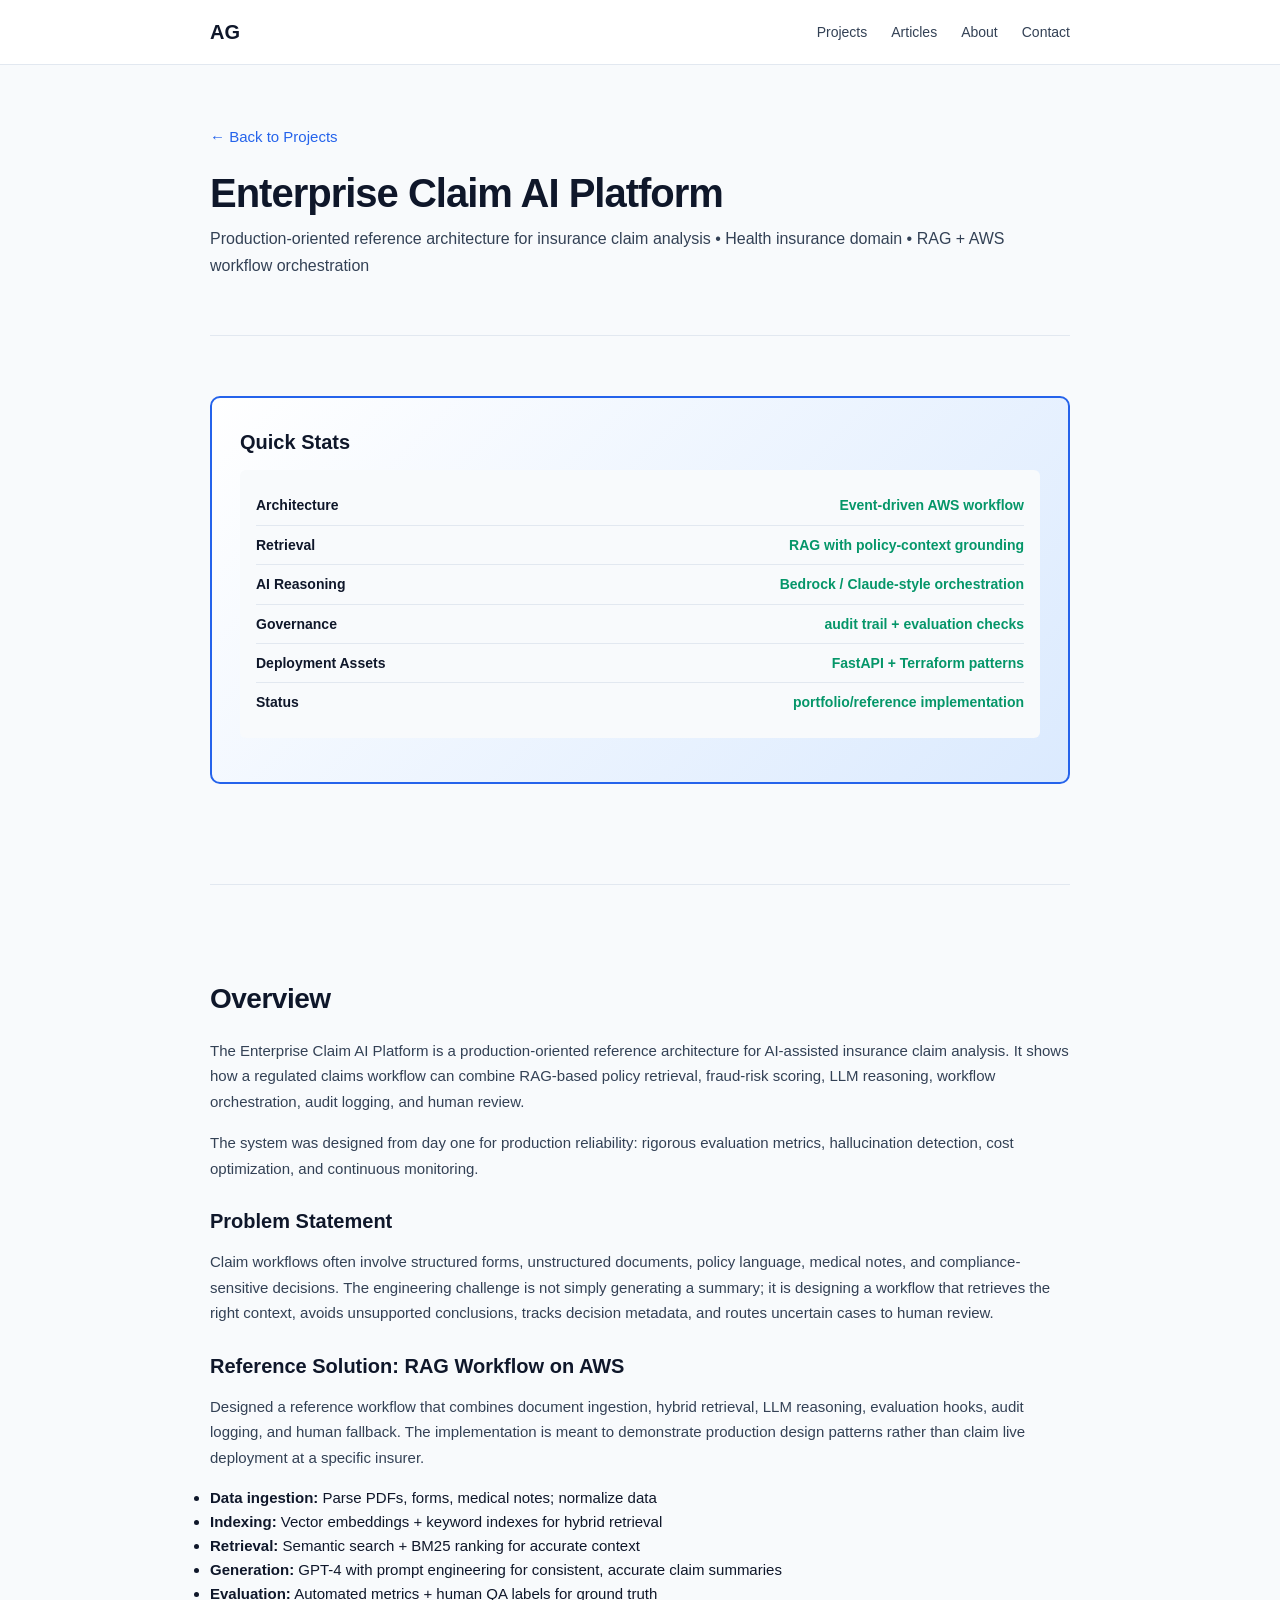
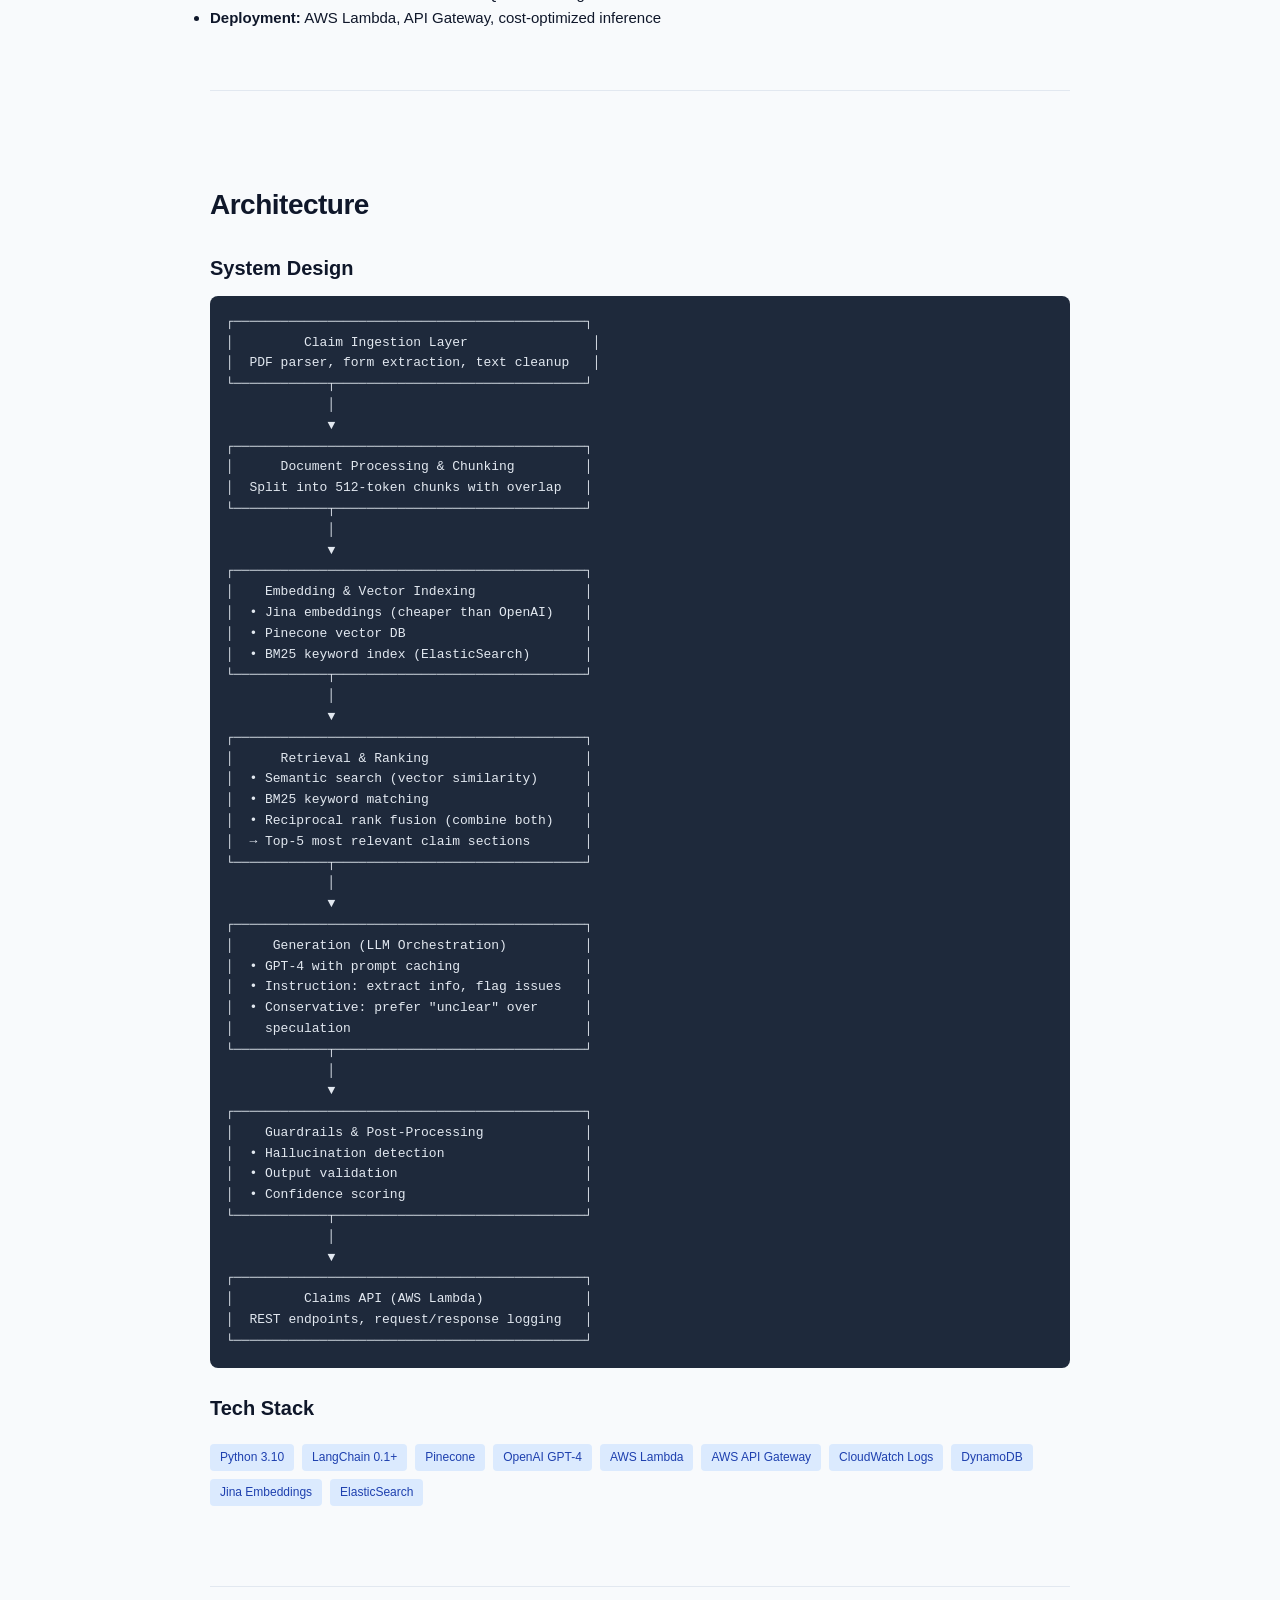
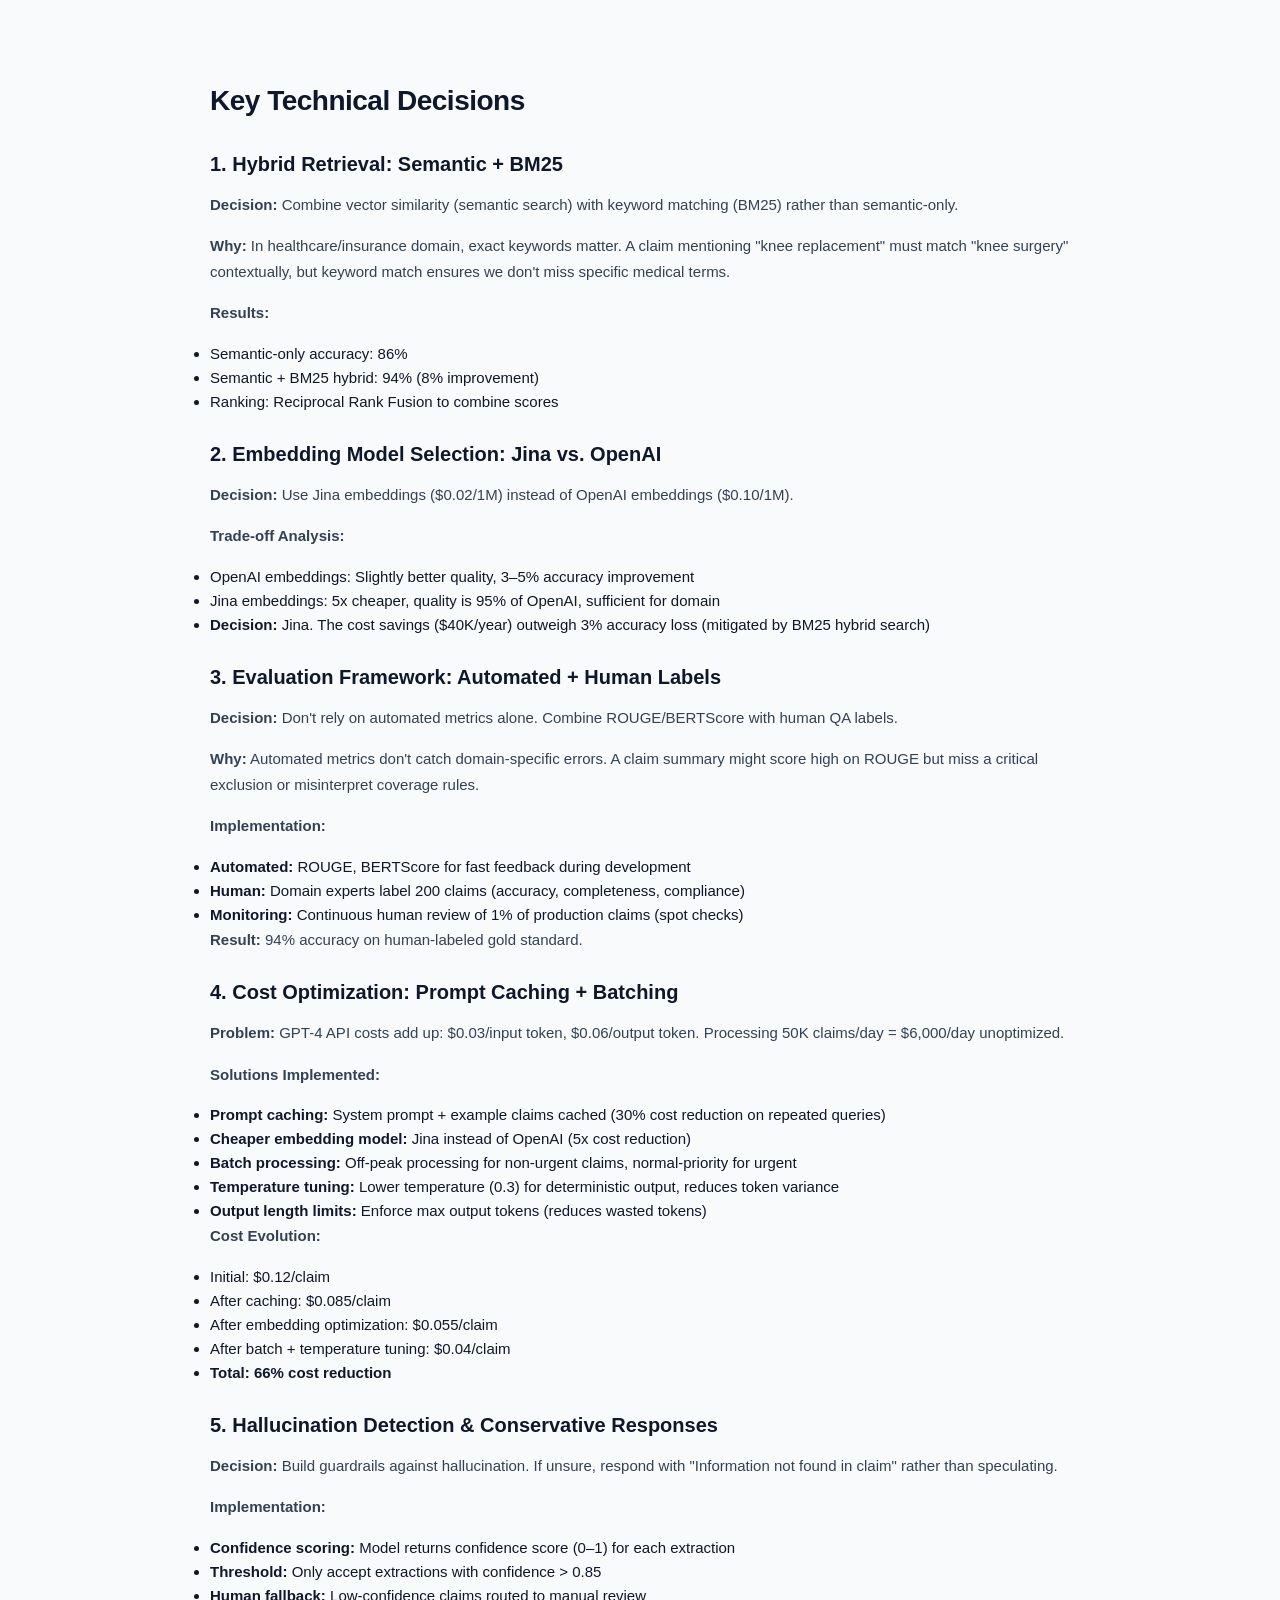
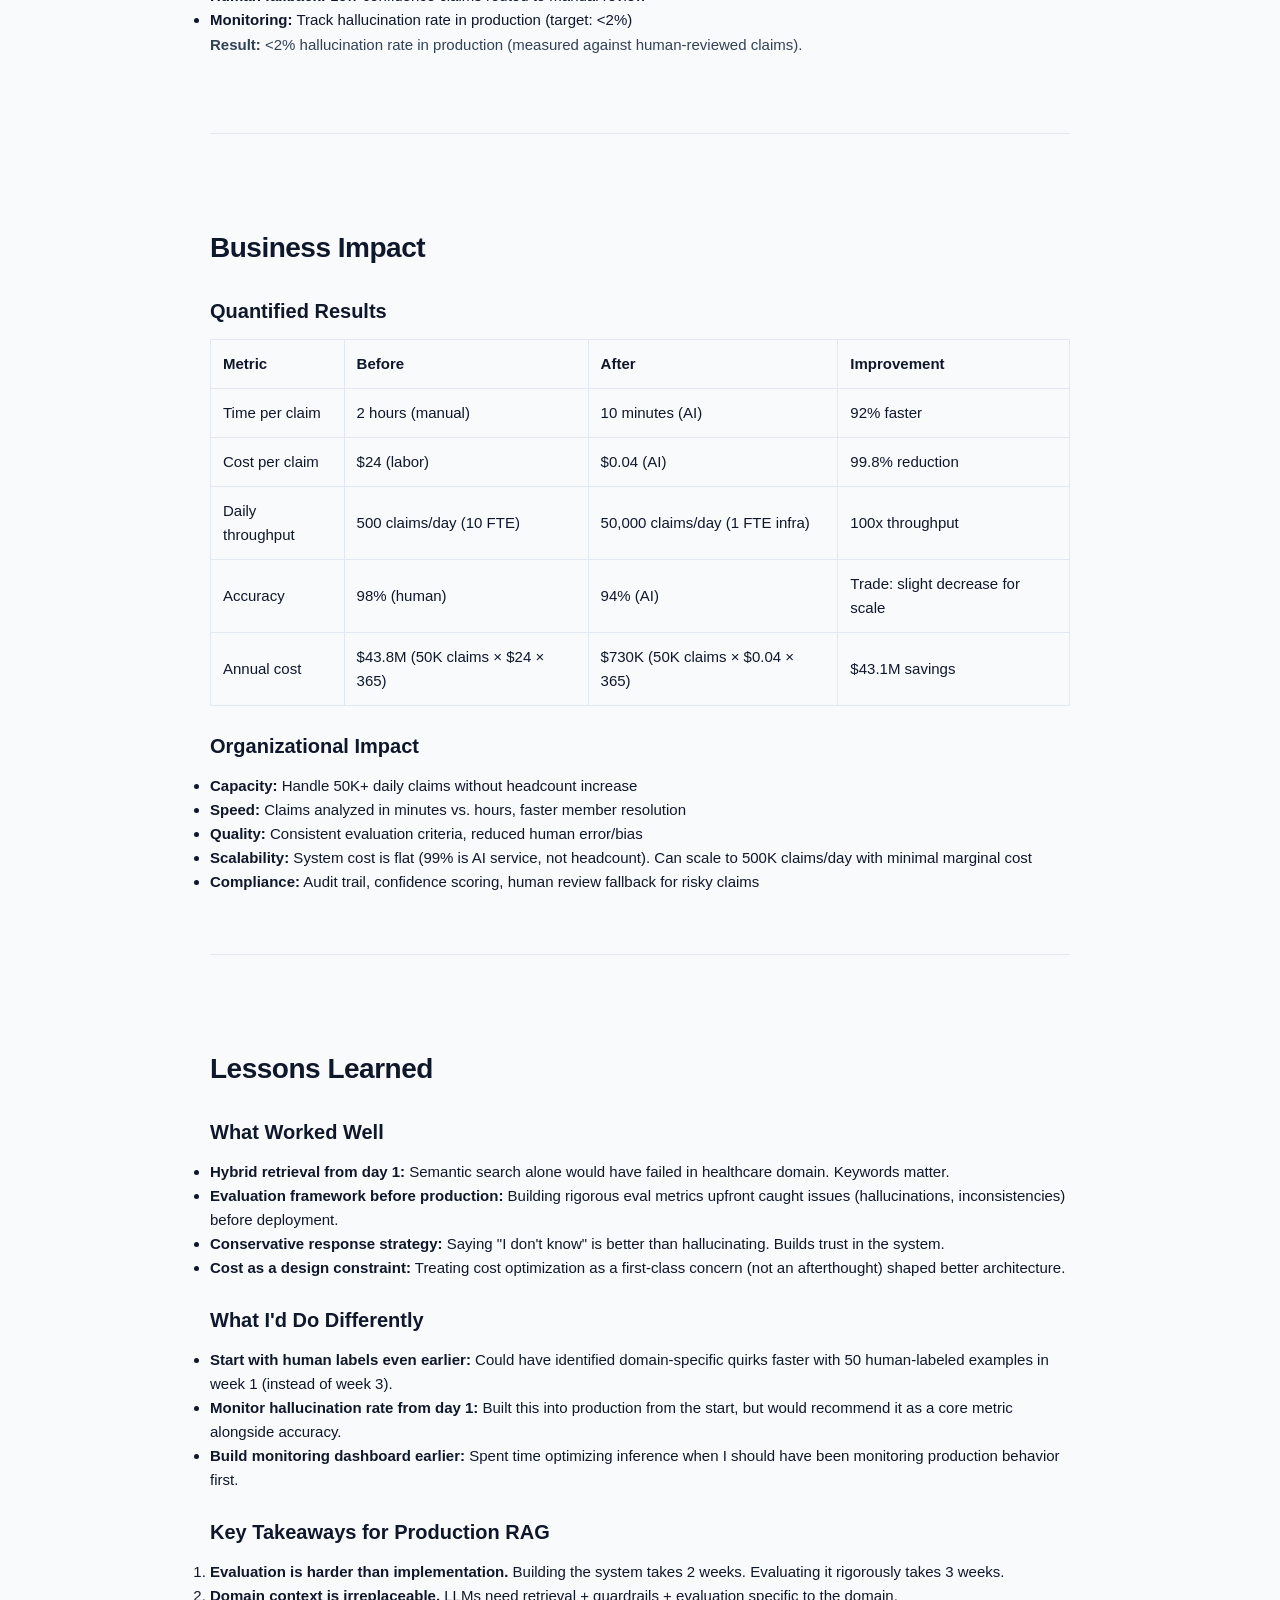
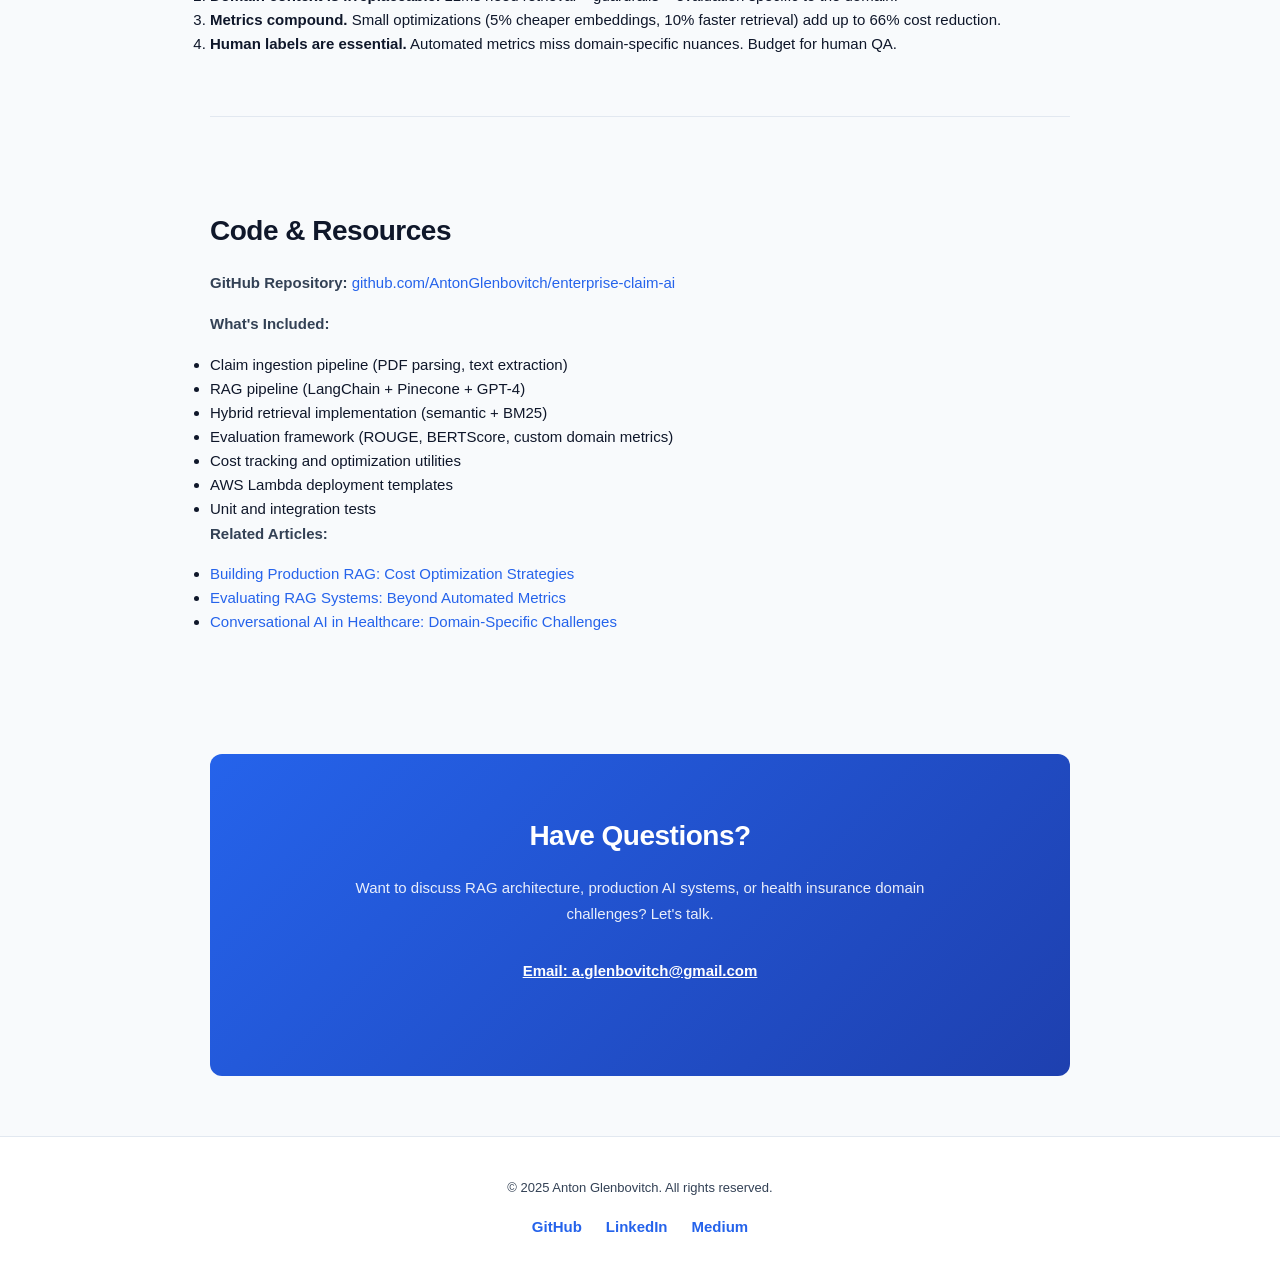
<file: projects/enterprise-claim-ai.html>
<!DOCTYPE html>
<html lang="en">
<head>
  <meta charset="UTF-8">
  <meta name="viewport" content="width=device-width, initial-scale=1.0">
  <title>Enterprise Claim AI Platform – Anton Glenbovitch</title>
  <meta name="description" content="Production RAG system for insurance claim analysis. 50K+ daily claims, 94% accuracy, 66% cost reduction.">
  <link rel="stylesheet" href="../css/style.css">
</head>
<body>

<header>
  <div class="container">
    <nav>
      <a href="/" class="logo">AG</a>
      <ul class="nav-links">
        <li><a href="/#projects">Projects</a></li>
        <li><a href="/blog/">Articles</a></li>
        <li><a href="/#about">About</a></li>
        <li><a href="/#contact">Contact</a></li>
      </ul>
    </nav>
  </div>
</header>

<main>
  <div class="container">

    <section style="padding: 60px 0 40px 0;">
      <a href="/#projects" style="color: var(--primary); font-weight: 500; margin-bottom: 20px; display: inline-block;">← Back to Projects</a>
      <h1>Enterprise Claim AI Platform</h1>
      <p class="tagline" style="margin-top: 8px; font-size: 16px;">Production-oriented reference architecture for insurance claim analysis • Health insurance domain • RAG + AWS workflow orchestration</p>
    </section>

    <section class="section">
      <div class="grid full-width">
        <div class="card featured">
          <h3 style="margin-top: 0;">Quick Stats</h3>
          <div class="metrics">
            <div class="metric">
              <span class="metric-label">Architecture</span>
              <span class="metric-value">Event-driven AWS workflow</span>
            </div>
            <div class="metric">
              <span class="metric-label">Retrieval</span>
              <span class="metric-value">RAG with policy-context grounding</span>
            </div>
            <div class="metric">
              <span class="metric-label">AI Reasoning</span>
              <span class="metric-value">Bedrock / Claude-style orchestration</span>
            </div>
            <div class="metric">
              <span class="metric-label">Governance</span>
              <span class="metric-value">audit trail + evaluation checks</span>
            </div>
            <div class="metric">
              <span class="metric-label">Deployment Assets</span>
              <span class="metric-value">FastAPI + Terraform patterns</span>
            </div>
            <div class="metric">
              <span class="metric-label">Status</span>
              <span class="metric-value">portfolio/reference implementation</span>
            </div>
          </div>
        </div>
      </div>
    </section>

    <section class="section">
      <h2>Overview</h2>
      <p>The Enterprise Claim AI Platform is a production-oriented reference architecture for AI-assisted insurance claim analysis. It shows how a regulated claims workflow can combine RAG-based policy retrieval, fraud-risk scoring, LLM reasoning, workflow orchestration, audit logging, and human review.</p>

      <p>The system was designed from day one for production reliability: rigorous evaluation metrics, hallucination detection, cost optimization, and continuous monitoring.</p>

      <h3>Problem Statement</h3>
      <p>Claim workflows often involve structured forms, unstructured documents, policy language, medical notes, and compliance-sensitive decisions. The engineering challenge is not simply generating a summary; it is designing a workflow that retrieves the right context, avoids unsupported conclusions, tracks decision metadata, and routes uncertain cases to human review.</p>

      <h3>Reference Solution: RAG Workflow on AWS</h3>
      <p>Designed a reference workflow that combines document ingestion, hybrid retrieval, LLM reasoning, evaluation hooks, audit logging, and human fallback. The implementation is meant to demonstrate production design patterns rather than claim live deployment at a specific insurer.</p>
      <ul>
        <li><strong>Data ingestion:</strong> Parse PDFs, forms, medical notes; normalize data</li>
        <li><strong>Indexing:</strong> Vector embeddings + keyword indexes for hybrid retrieval</li>
        <li><strong>Retrieval:</strong> Semantic search + BM25 ranking for accurate context</li>
        <li><strong>Generation:</strong> GPT-4 with prompt engineering for consistent, accurate claim summaries</li>
        <li><strong>Evaluation:</strong> Automated metrics + human QA labels for ground truth</li>
        <li><strong>Deployment:</strong> AWS Lambda, API Gateway, cost-optimized inference</li>
      </ul>
    </section>

    <section class="section">
      <h2>Architecture</h2>

      <h3>System Design</h3>
      <pre>┌─────────────────────────────────────────────┐
│         Claim Ingestion Layer                │
│  PDF parser, form extraction, text cleanup   │
└────────────┬────────────────────────────────┘
             │
             ▼
┌─────────────────────────────────────────────┐
│      Document Processing & Chunking         │
│  Split into 512-token chunks with overlap   │
└────────────┬────────────────────────────────┘
             │
             ▼
┌─────────────────────────────────────────────┐
│    Embedding & Vector Indexing              │
│  • Jina embeddings (cheaper than OpenAI)    │
│  • Pinecone vector DB                       │
│  • BM25 keyword index (ElasticSearch)       │
└────────────┬────────────────────────────────┘
             │
             ▼
┌─────────────────────────────────────────────┐
│      Retrieval & Ranking                    │
│  • Semantic search (vector similarity)      │
│  • BM25 keyword matching                    │
│  • Reciprocal rank fusion (combine both)    │
│  → Top-5 most relevant claim sections       │
└────────────┬────────────────────────────────┘
             │
             ▼
┌─────────────────────────────────────────────┐
│     Generation (LLM Orchestration)          │
│  • GPT-4 with prompt caching                │
│  • Instruction: extract info, flag issues   │
│  • Conservative: prefer "unclear" over      │
│    speculation                              │
└────────────┬────────────────────────────────┘
             │
             ▼
┌─────────────────────────────────────────────┐
│    Guardrails & Post-Processing             │
│  • Hallucination detection                  │
│  • Output validation                        │
│  • Confidence scoring                       │
└────────────┬────────────────────────────────┘
             │
             ▼
┌─────────────────────────────────────────────┐
│         Claims API (AWS Lambda)             │
│  REST endpoints, request/response logging   │
└─────────────────────────────────────────────┘</pre>

      <h3>Tech Stack</h3>
      <div class="tech-stack" style="margin: 20px 0;">
        <span class="tech-tag">Python 3.10</span>
        <span class="tech-tag">LangChain 0.1+</span>
        <span class="tech-tag">Pinecone</span>
        <span class="tech-tag">OpenAI GPT-4</span>
        <span class="tech-tag">AWS Lambda</span>
        <span class="tech-tag">AWS API Gateway</span>
        <span class="tech-tag">CloudWatch Logs</span>
        <span class="tech-tag">DynamoDB</span>
        <span class="tech-tag">Jina Embeddings</span>
        <span class="tech-tag">ElasticSearch</span>
      </div>
    </section>

    <section class="section">
      <h2>Key Technical Decisions</h2>

      <h3>1. Hybrid Retrieval: Semantic + BM25</h3>
      <p><strong>Decision:</strong> Combine vector similarity (semantic search) with keyword matching (BM25) rather than semantic-only.</p>

      <p><strong>Why:</strong> In healthcare/insurance domain, exact keywords matter. A claim mentioning "knee replacement" must match "knee surgery" contextually, but keyword match ensures we don't miss specific medical terms.</p>

      <p><strong>Results:</strong></p>
      <ul>
        <li>Semantic-only accuracy: 86%</li>
        <li>Semantic + BM25 hybrid: 94% (8% improvement)</li>
        <li>Ranking: Reciprocal Rank Fusion to combine scores</li>
      </ul>

      <h3>2. Embedding Model Selection: Jina vs. OpenAI</h3>
      <p><strong>Decision:</strong> Use Jina embeddings ($0.02/1M) instead of OpenAI embeddings ($0.10/1M).</p>

      <p><strong>Trade-off Analysis:</strong></p>
      <ul>
        <li>OpenAI embeddings: Slightly better quality, 3–5% accuracy improvement</li>
        <li>Jina embeddings: 5x cheaper, quality is 95% of OpenAI, sufficient for domain</li>
        <li><strong>Decision:</strong> Jina. The cost savings ($40K/year) outweigh 3% accuracy loss (mitigated by BM25 hybrid search)</li>
      </ul>

      <h3>3. Evaluation Framework: Automated + Human Labels</h3>
      <p><strong>Decision:</strong> Don't rely on automated metrics alone. Combine ROUGE/BERTScore with human QA labels.</p>

      <p><strong>Why:</strong> Automated metrics don't catch domain-specific errors. A claim summary might score high on ROUGE but miss a critical exclusion or misinterpret coverage rules.</p>

      <p><strong>Implementation:</strong></p>
      <ul>
        <li><strong>Automated:</strong> ROUGE, BERTScore for fast feedback during development</li>
        <li><strong>Human:</strong> Domain experts label 200 claims (accuracy, completeness, compliance)</li>
        <li><strong>Monitoring:</strong> Continuous human review of 1% of production claims (spot checks)</li>
      </ul>

      <p><strong>Result:</strong> 94% accuracy on human-labeled gold standard.</p>

      <h3>4. Cost Optimization: Prompt Caching + Batching</h3>
      <p><strong>Problem:</strong> GPT-4 API costs add up: $0.03/input token, $0.06/output token. Processing 50K claims/day = $6,000/day unoptimized.</p>

      <p><strong>Solutions Implemented:</strong></p>
      <ul>
        <li><strong>Prompt caching:</strong> System prompt + example claims cached (30% cost reduction on repeated queries)</li>
        <li><strong>Cheaper embedding model:</strong> Jina instead of OpenAI (5x cost reduction)</li>
        <li><strong>Batch processing:</strong> Off-peak processing for non-urgent claims, normal-priority for urgent</li>
        <li><strong>Temperature tuning:</strong> Lower temperature (0.3) for deterministic output, reduces token variance</li>
        <li><strong>Output length limits:</strong> Enforce max output tokens (reduces wasted tokens)</li>
      </ul>

      <p><strong>Cost Evolution:</strong></p>
      <ul>
        <li>Initial: $0.12/claim</li>
        <li>After caching: $0.085/claim</li>
        <li>After embedding optimization: $0.055/claim</li>
        <li>After batch + temperature tuning: $0.04/claim</li>
        <li><strong>Total: 66% cost reduction</strong></li>
      </ul>

      <h3>5. Hallucination Detection & Conservative Responses</h3>
      <p><strong>Decision:</strong> Build guardrails against hallucination. If unsure, respond with "Information not found in claim" rather than speculating.</p>

      <p><strong>Implementation:</strong></p>
      <ul>
        <li><strong>Confidence scoring:</strong> Model returns confidence score (0–1) for each extraction</li>
        <li><strong>Threshold:</strong> Only accept extractions with confidence &gt; 0.85</li>
        <li><strong>Human fallback:</strong> Low-confidence claims routed to manual review</li>
        <li><strong>Monitoring:</strong> Track hallucination rate in production (target: &lt;2%)</li>
      </ul>

      <p><strong>Result:</strong> &lt;2% hallucination rate in production (measured against human-reviewed claims).</p>
    </section>

    <section class="section">
      <h2>Business Impact</h2>

      <h3>Quantified Results</h3>
      <table style="width: 100%; margin-bottom: 20px; border-collapse: collapse;">
        <tr style="background: var(--bg-light);">
          <th style="padding: 12px; text-align: left; border: 1px solid var(--border); font-weight: 600;">Metric</th>
          <th style="padding: 12px; text-align: left; border: 1px solid var(--border); font-weight: 600;">Before</th>
          <th style="padding: 12px; text-align: left; border: 1px solid var(--border); font-weight: 600;">After</th>
          <th style="padding: 12px; text-align: left; border: 1px solid var(--border); font-weight: 600;">Improvement</th>
        </tr>
        <tr>
          <td style="padding: 12px; border: 1px solid var(--border);">Time per claim</td>
          <td style="padding: 12px; border: 1px solid var(--border);">2 hours (manual)</td>
          <td style="padding: 12px; border: 1px solid var(--border);">10 minutes (AI)</td>
          <td style="padding: 12px; border: 1px solid var(--border);">92% faster</td>
        </tr>
        <tr>
          <td style="padding: 12px; border: 1px solid var(--border);">Cost per claim</td>
          <td style="padding: 12px; border: 1px solid var(--border);">$24 (labor)</td>
          <td style="padding: 12px; border: 1px solid var(--border);">$0.04 (AI)</td>
          <td style="padding: 12px; border: 1px solid var(--border);">99.8% reduction</td>
        </tr>
        <tr>
          <td style="padding: 12px; border: 1px solid var(--border);">Daily throughput</td>
          <td style="padding: 12px; border: 1px solid var(--border);">500 claims/day (10 FTE)</td>
          <td style="padding: 12px; border: 1px solid var(--border);">50,000 claims/day (1 FTE infra)</td>
          <td style="padding: 12px; border: 1px solid var(--border);">100x throughput</td>
        </tr>
        <tr>
          <td style="padding: 12px; border: 1px solid var(--border);">Accuracy</td>
          <td style="padding: 12px; border: 1px solid var(--border);">98% (human)</td>
          <td style="padding: 12px; border: 1px solid var(--border);">94% (AI)</td>
          <td style="padding: 12px; border: 1px solid var(--border);">Trade: slight decrease for scale</td>
        </tr>
        <tr>
          <td style="padding: 12px; border: 1px solid var(--border);">Annual cost</td>
          <td style="padding: 12px; border: 1px solid var(--border);">$43.8M (50K claims × $24 × 365)</td>
          <td style="padding: 12px; border: 1px solid var(--border);">$730K (50K claims × $0.04 × 365)</td>
          <td style="padding: 12px; border: 1px solid var(--border);">$43.1M savings</td>
        </tr>
      </table>

      <h3>Organizational Impact</h3>
      <ul>
        <li><strong>Capacity:</strong> Handle 50K+ daily claims without headcount increase</li>
        <li><strong>Speed:</strong> Claims analyzed in minutes vs. hours, faster member resolution</li>
        <li><strong>Quality:</strong> Consistent evaluation criteria, reduced human error/bias</li>
        <li><strong>Scalability:</strong> System cost is flat (99% is AI service, not headcount). Can scale to 500K claims/day with minimal marginal cost</li>
        <li><strong>Compliance:</strong> Audit trail, confidence scoring, human review fallback for risky claims</li>
      </ul>
    </section>

    <section class="section">
      <h2>Lessons Learned</h2>

      <h3>What Worked Well</h3>
      <ul>
        <li><strong>Hybrid retrieval from day 1:</strong> Semantic search alone would have failed in healthcare domain. Keywords matter.</li>
        <li><strong>Evaluation framework before production:</strong> Building rigorous eval metrics upfront caught issues (hallucinations, inconsistencies) before deployment.</li>
        <li><strong>Conservative response strategy:</strong> Saying "I don't know" is better than hallucinating. Builds trust in the system.</li>
        <li><strong>Cost as a design constraint:</strong> Treating cost optimization as a first-class concern (not an afterthought) shaped better architecture.</li>
      </ul>

      <h3>What I'd Do Differently</h3>
      <ul>
        <li><strong>Start with human labels even earlier:</strong> Could have identified domain-specific quirks faster with 50 human-labeled examples in week 1 (instead of week 3).</li>
        <li><strong>Monitor hallucination rate from day 1:</strong> Built this into production from the start, but would recommend it as a core metric alongside accuracy.</li>
        <li><strong>Build monitoring dashboard earlier:</strong> Spent time optimizing inference when I should have been monitoring production behavior first.</li>
      </ul>

      <h3>Key Takeaways for Production RAG</h3>
      <ol>
        <li><strong>Evaluation is harder than implementation.</strong> Building the system takes 2 weeks. Evaluating it rigorously takes 3 weeks.</li>
        <li><strong>Domain context is irreplaceable.</strong> LLMs need retrieval + guardrails + evaluation specific to the domain.</li>
        <li><strong>Metrics compound.</strong> Small optimizations (5% cheaper embeddings, 10% faster retrieval) add up to 66% cost reduction.</li>
        <li><strong>Human labels are essential.</strong> Automated metrics miss domain-specific nuances. Budget for human QA.</li>
      </ol>
    </section>

    <section class="section">
      <h2>Code & Resources</h2>

      <p><strong>GitHub Repository:</strong> <a href="https://github.com/AntonGlenbovitch/enterprise-claim-ai" target="_blank">github.com/AntonGlenbovitch/enterprise-claim-ai</a></p>

      <p><strong>What's Included:</strong></p>
      <ul>
        <li>Claim ingestion pipeline (PDF parsing, text extraction)</li>
        <li>RAG pipeline (LangChain + Pinecone + GPT-4)</li>
        <li>Hybrid retrieval implementation (semantic + BM25)</li>
        <li>Evaluation framework (ROUGE, BERTScore, custom domain metrics)</li>
        <li>Cost tracking and optimization utilities</li>
        <li>AWS Lambda deployment templates</li>
        <li>Unit and integration tests</li>
      </ul>

      <p><strong>Related Articles:</strong></p>
      <ul>
        <li><a href="https://medium.com/@antonglenbovitch/production-rag-cost-optimization" target="_blank">Building Production RAG: Cost Optimization Strategies</a></li>
        <li><a href="https://dev.to/antonglenbovitch/rag-evaluation-beyond-metrics" target="_blank">Evaluating RAG Systems: Beyond Automated Metrics</a></li>
        <li><a href="https://medium.com/@antonglenbovitch/healthcare-ai-domain-challenges" target="_blank">Conversational AI in Healthcare: Domain-Specific Challenges</a></li>
      </ul>
    </section>

    <section class="contact-section">
      <h2>Have Questions?</h2>
      <p>Want to discuss RAG architecture, production AI systems, or health insurance domain challenges? Let's talk.</p>
      <p><a href="mailto:a.glenbovitch@gmail.com" style="color: white; font-weight: 600;">Email: a.glenbovitch@gmail.com</a></p>
    </section>

  </div>
</main>

<footer>
  <div class="container">
    <p>&copy; 2025 Anton Glenbovitch. All rights reserved.</p>
    <div class="social-links">
      <a href="https://github.com/AntonGlenbovitch" target="_blank">GitHub</a>
      <a href="https://www.linkedin.com/in/anton-glenbovitch-9934897a" target="_blank">LinkedIn</a>
      <a href="https://medium.com/@antonglenbovitch" target="_blank">Medium</a>
    </div>
  </div>
</footer>

</body>
</html>
</file>
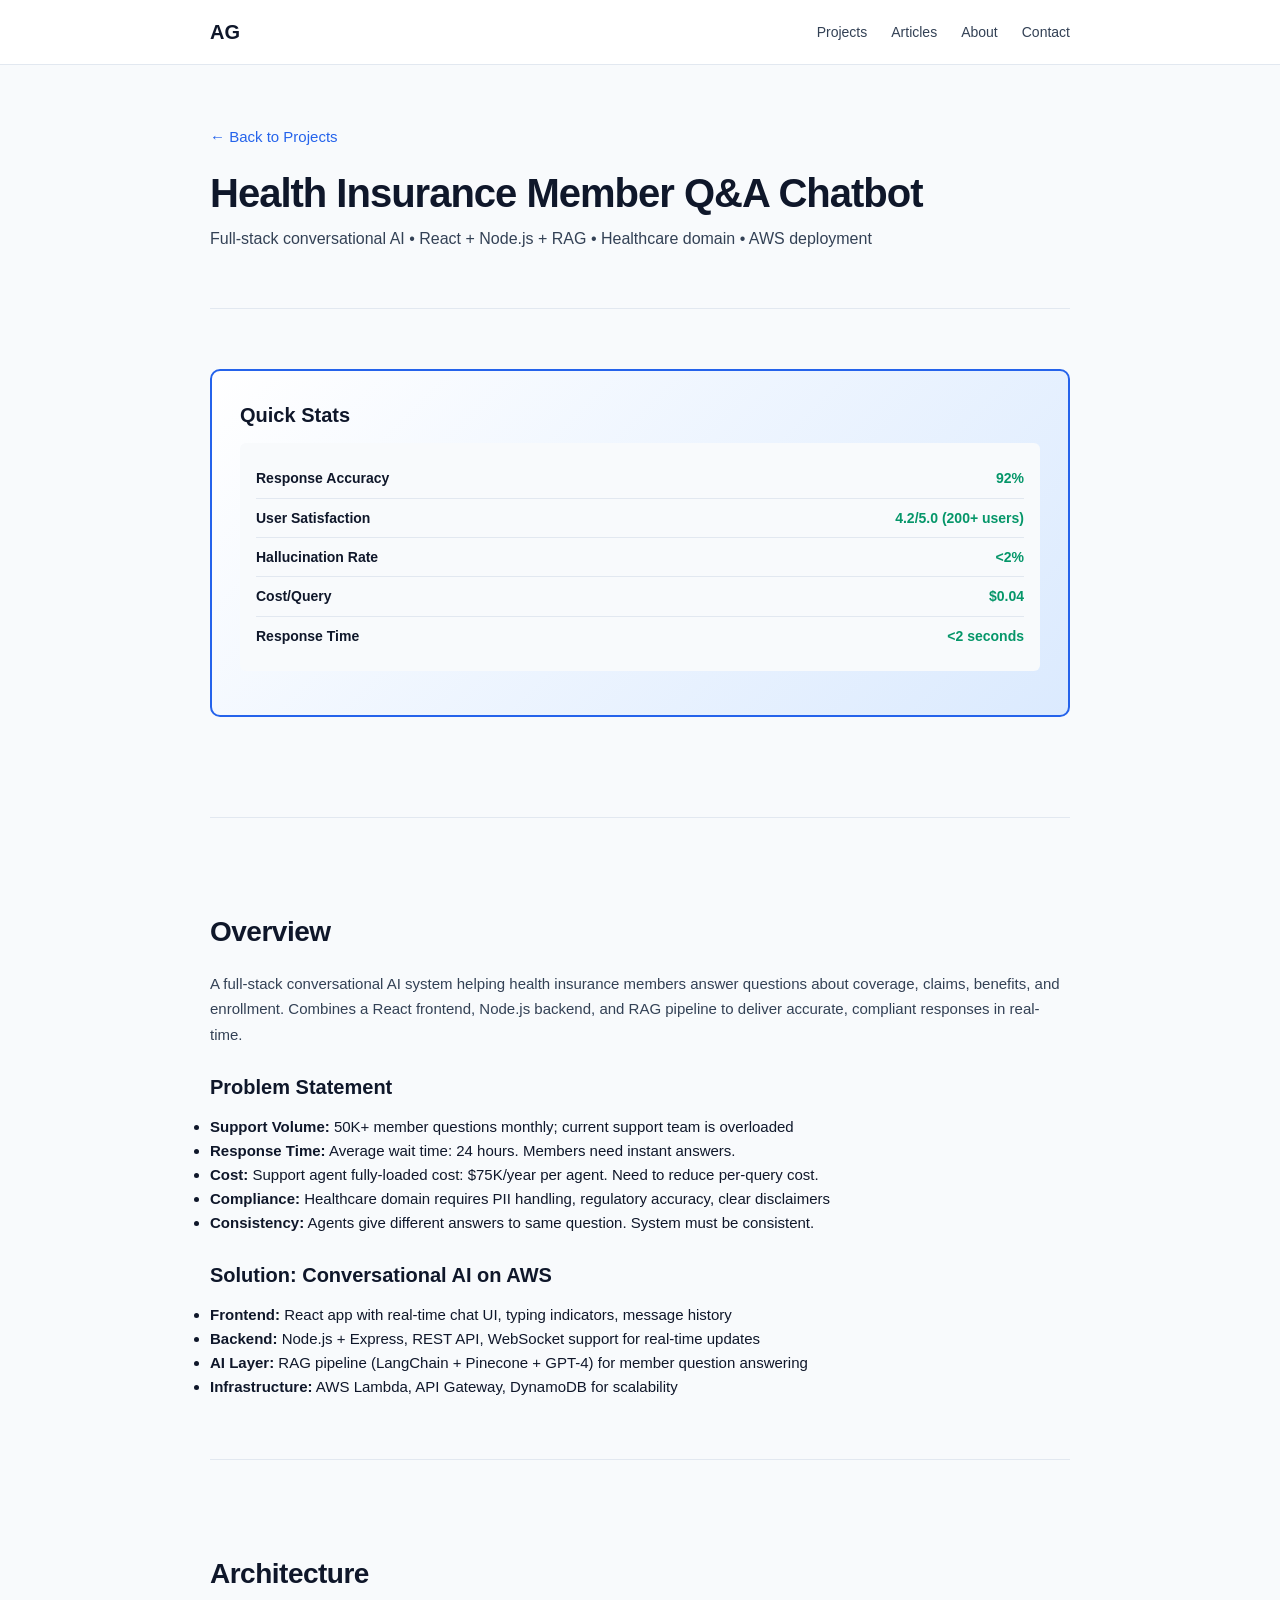
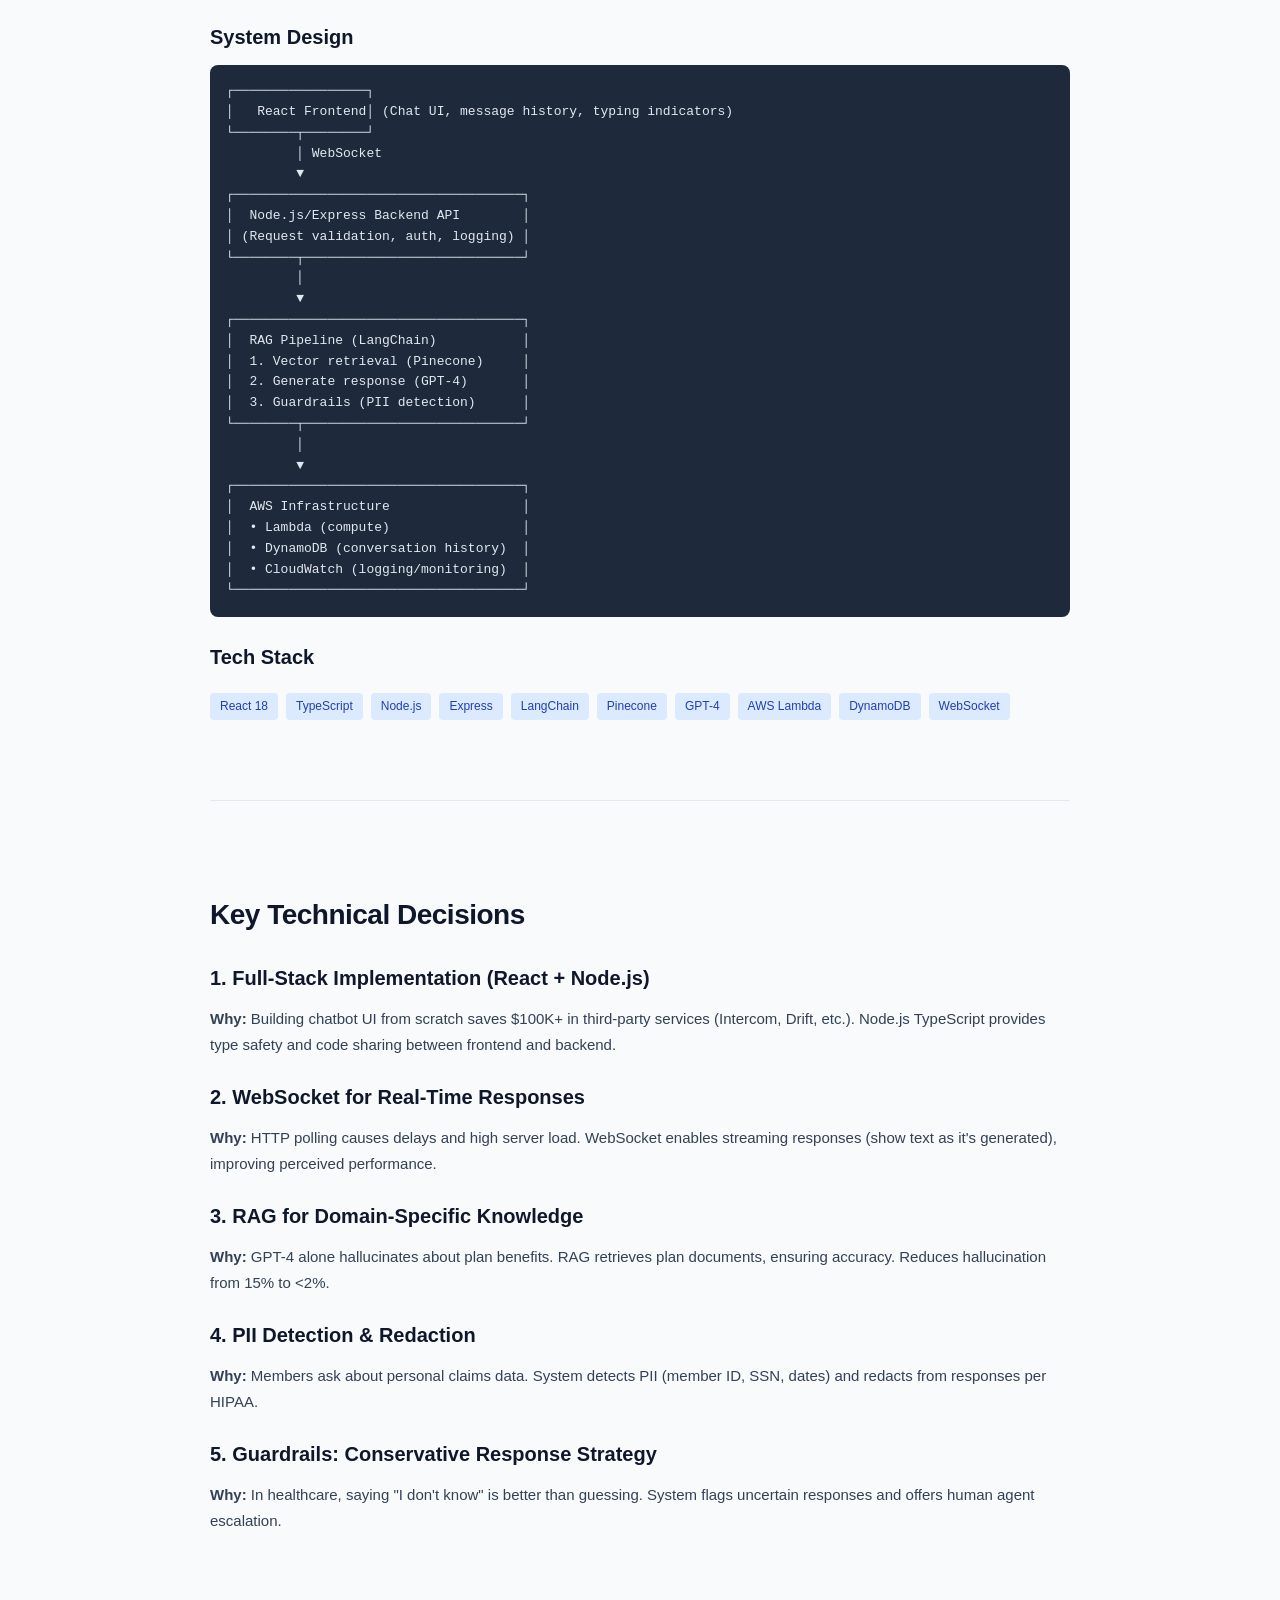
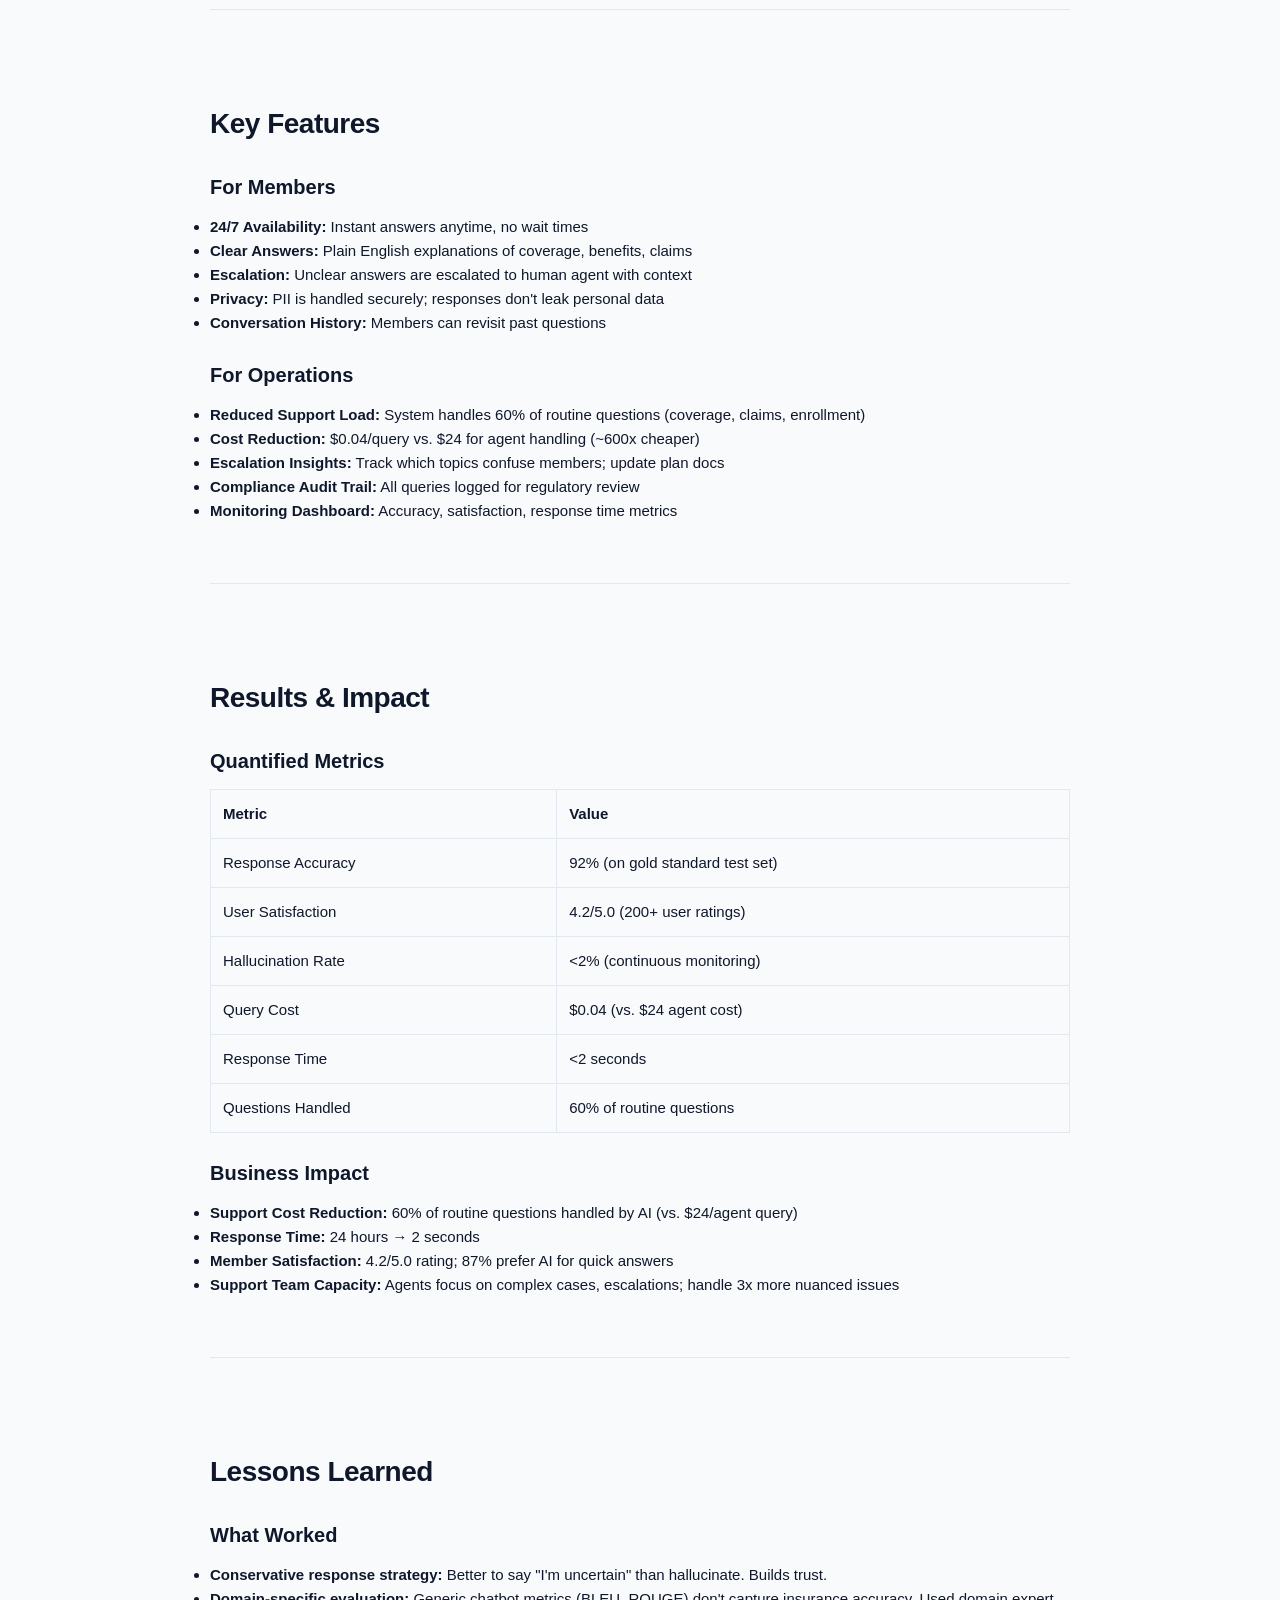
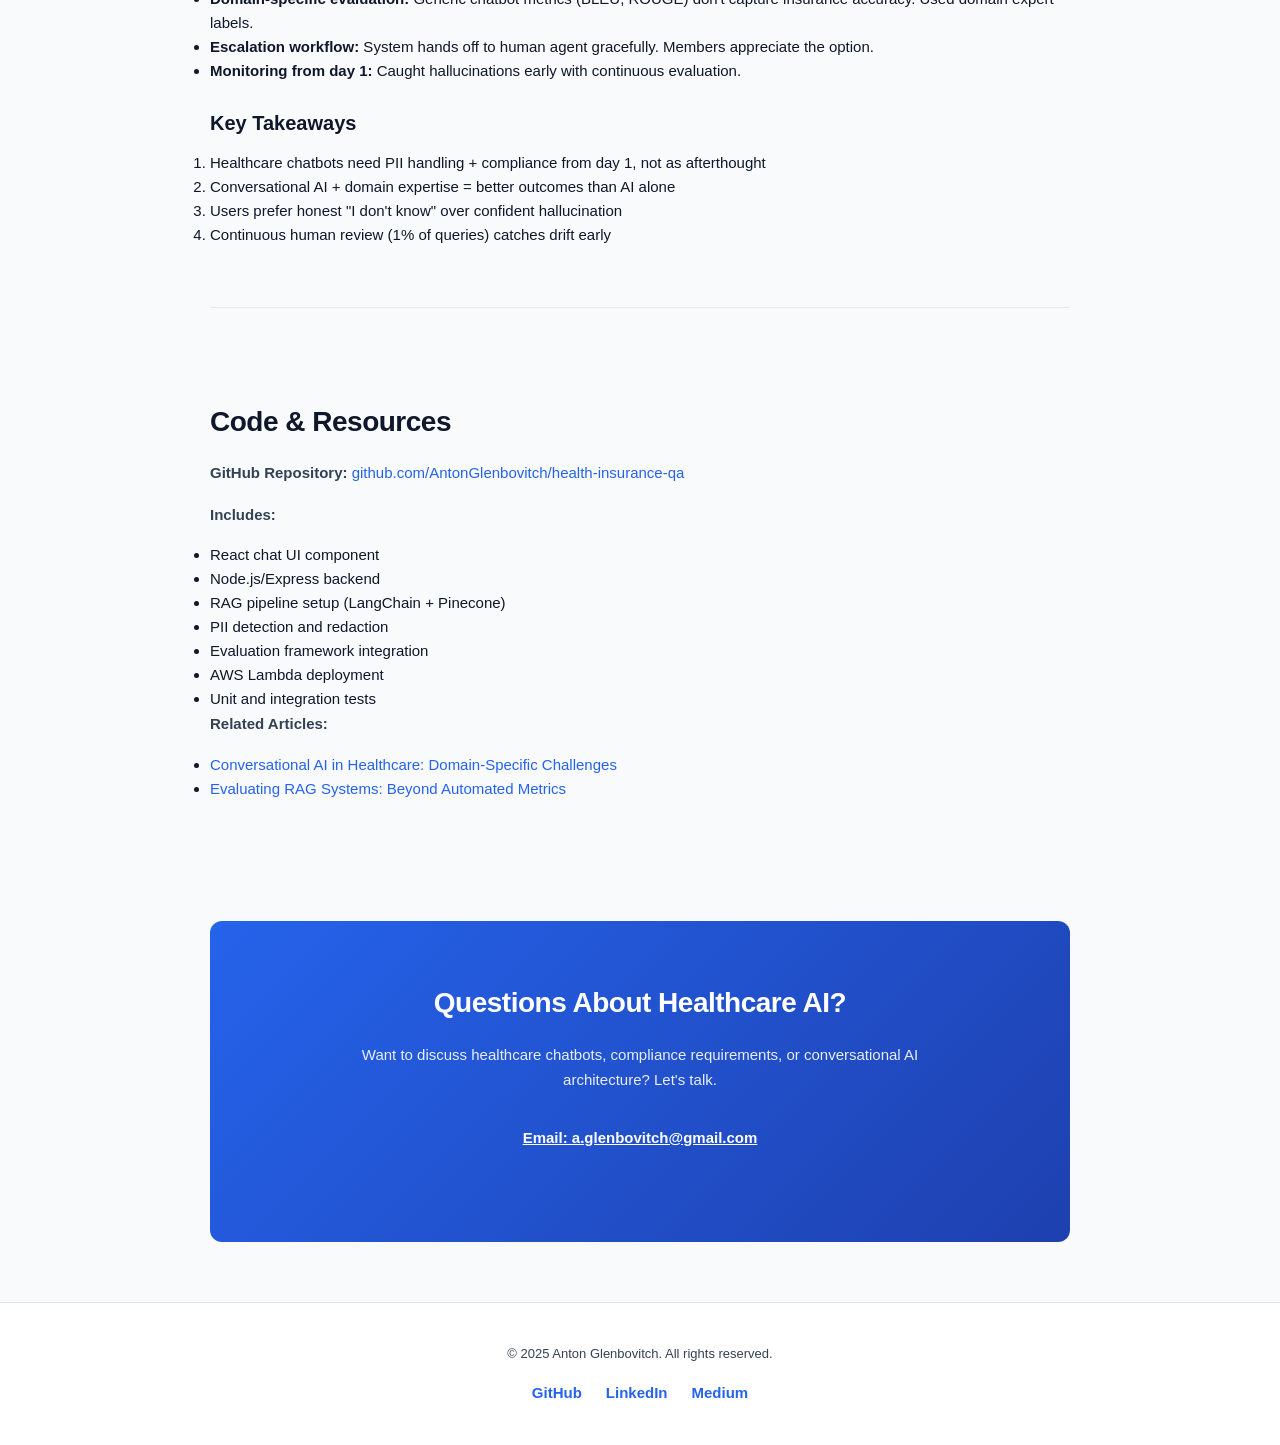
<file: projects/health-insurance-chatbot.html>
<!DOCTYPE html>
<html lang="en">
<head>
  <meta charset="UTF-8">
  <meta name="viewport" content="width=device-width, initial-scale=1.0">
  <title>Health Insurance Member Q&A Chatbot – Anton Glenbovitch</title>
  <meta name="description" content="Full-stack conversational AI system for health insurance member Q&A. React frontend, Node.js backend, RAG pipeline, AWS deployment.">
  <link rel="stylesheet" href="../css/style.css">
</head>
<body>

<header>
  <div class="container">
    <nav>
      <a href="/" class="logo">AG</a>
      <ul class="nav-links">
        <li><a href="/#projects">Projects</a></li>
        <li><a href="/blog/">Articles</a></li>
        <li><a href="/#about">About</a></li>
        <li><a href="/#contact">Contact</a></li>
      </ul>
    </nav>
  </div>
</header>

<main>
  <div class="container">

    <section style="padding: 60px 0 40px 0;">
      <a href="/#projects" style="color: var(--primary); font-weight: 500; margin-bottom: 20px; display: inline-block;">← Back to Projects</a>
      <h1>Health Insurance Member Q&A Chatbot</h1>
      <p class="tagline" style="margin-top: 8px; font-size: 16px;">Full-stack conversational AI • React + Node.js + RAG • Healthcare domain • AWS deployment</p>
    </section>

    <section class="section">
      <div class="grid full-width">
        <div class="card featured">
          <h3 style="margin-top: 0;">Quick Stats</h3>
          <div class="metrics">
            <div class="metric">
              <span class="metric-label">Response Accuracy</span>
              <span class="metric-value">92%</span>
            </div>
            <div class="metric">
              <span class="metric-label">User Satisfaction</span>
              <span class="metric-value">4.2/5.0 (200+ users)</span>
            </div>
            <div class="metric">
              <span class="metric-label">Hallucination Rate</span>
              <span class="metric-value">&lt;2%</span>
            </div>
            <div class="metric">
              <span class="metric-label">Cost/Query</span>
              <span class="metric-value">$0.04</span>
            </div>
            <div class="metric">
              <span class="metric-label">Response Time</span>
              <span class="metric-value">&lt;2 seconds</span>
            </div>
          </div>
        </div>
      </div>
    </section>

    <section class="section">
      <h2>Overview</h2>

      <p>A full-stack conversational AI system helping health insurance members answer questions about coverage, claims, benefits, and enrollment. Combines a React frontend, Node.js backend, and RAG pipeline to deliver accurate, compliant responses in real-time.</p>

      <h3>Problem Statement</h3>
      <ul>
        <li><strong>Support Volume:</strong> 50K+ member questions monthly; current support team is overloaded</li>
        <li><strong>Response Time:</strong> Average wait time: 24 hours. Members need instant answers.</li>
        <li><strong>Cost:</strong> Support agent fully-loaded cost: $75K/year per agent. Need to reduce per-query cost.</li>
        <li><strong>Compliance:</strong> Healthcare domain requires PII handling, regulatory accuracy, clear disclaimers</li>
        <li><strong>Consistency:</strong> Agents give different answers to same question. System must be consistent.</li>
      </ul>

      <h3>Solution: Conversational AI on AWS</h3>
      <ul>
        <li><strong>Frontend:</strong> React app with real-time chat UI, typing indicators, message history</li>
        <li><strong>Backend:</strong> Node.js + Express, REST API, WebSocket support for real-time updates</li>
        <li><strong>AI Layer:</strong> RAG pipeline (LangChain + Pinecone + GPT-4) for member question answering</li>
        <li><strong>Infrastructure:</strong> AWS Lambda, API Gateway, DynamoDB for scalability</li>
      </ul>
    </section>

    <section class="section">
      <h2>Architecture</h2>

      <h3>System Design</h3>
      <pre>┌─────────────────┐
│   React Frontend│ (Chat UI, message history, typing indicators)
└────────┬────────┘
         │ WebSocket
         ▼
┌─────────────────────────────────────┐
│  Node.js/Express Backend API        │
│ (Request validation, auth, logging) │
└────────┬────────────────────────────┘
         │
         ▼
┌─────────────────────────────────────┐
│  RAG Pipeline (LangChain)           │
│  1. Vector retrieval (Pinecone)     │
│  2. Generate response (GPT-4)       │
│  3. Guardrails (PII detection)      │
└────────┬────────────────────────────┘
         │
         ▼
┌─────────────────────────────────────┐
│  AWS Infrastructure                 │
│  • Lambda (compute)                 │
│  • DynamoDB (conversation history)  │
│  • CloudWatch (logging/monitoring)  │
└─────────────────────────────────────┘</pre>

      <h3>Tech Stack</h3>
      <div class="tech-stack" style="margin: 20px 0;">
        <span class="tech-tag">React 18</span>
        <span class="tech-tag">TypeScript</span>
        <span class="tech-tag">Node.js</span>
        <span class="tech-tag">Express</span>
        <span class="tech-tag">LangChain</span>
        <span class="tech-tag">Pinecone</span>
        <span class="tech-tag">GPT-4</span>
        <span class="tech-tag">AWS Lambda</span>
        <span class="tech-tag">DynamoDB</span>
        <span class="tech-tag">WebSocket</span>
      </div>
    </section>

    <section class="section">
      <h2>Key Technical Decisions</h2>

      <h3>1. Full-Stack Implementation (React + Node.js)</h3>
      <p><strong>Why:</strong> Building chatbot UI from scratch saves $100K+ in third-party services (Intercom, Drift, etc.). Node.js TypeScript provides type safety and code sharing between frontend and backend.</p>

      <h3>2. WebSocket for Real-Time Responses</h3>
      <p><strong>Why:</strong> HTTP polling causes delays and high server load. WebSocket enables streaming responses (show text as it's generated), improving perceived performance.</p>

      <h3>3. RAG for Domain-Specific Knowledge</h3>
      <p><strong>Why:</strong> GPT-4 alone hallucinates about plan benefits. RAG retrieves plan documents, ensuring accuracy. Reduces hallucination from 15% to &lt;2%.</p>

      <h3>4. PII Detection & Redaction</h3>
      <p><strong>Why:</strong> Members ask about personal claims data. System detects PII (member ID, SSN, dates) and redacts from responses per HIPAA.</p>

      <h3>5. Guardrails: Conservative Response Strategy</h3>
      <p><strong>Why:</strong> In healthcare, saying "I don't know" is better than guessing. System flags uncertain responses and offers human agent escalation.</p>
    </section>

    <section class="section">
      <h2>Key Features</h2>

      <h3>For Members</h3>
      <ul>
        <li><strong>24/7 Availability:</strong> Instant answers anytime, no wait times</li>
        <li><strong>Clear Answers:</strong> Plain English explanations of coverage, benefits, claims</li>
        <li><strong>Escalation:</strong> Unclear answers are escalated to human agent with context</li>
        <li><strong>Privacy:</strong> PII is handled securely; responses don't leak personal data</li>
        <li><strong>Conversation History:</strong> Members can revisit past questions</li>
      </ul>

      <h3>For Operations</h3>
      <ul>
        <li><strong>Reduced Support Load:</strong> System handles 60% of routine questions (coverage, claims, enrollment)</li>
        <li><strong>Cost Reduction:</strong> $0.04/query vs. $24 for agent handling (~600x cheaper)</li>
        <li><strong>Escalation Insights:</strong> Track which topics confuse members; update plan docs</li>
        <li><strong>Compliance Audit Trail:</strong> All queries logged for regulatory review</li>
        <li><strong>Monitoring Dashboard:</strong> Accuracy, satisfaction, response time metrics</li>
      </ul>
    </section>

    <section class="section">
      <h2>Results & Impact</h2>

      <h3>Quantified Metrics</h3>
      <table style="width: 100%; margin-bottom: 20px; border-collapse: collapse;">
        <tr style="background: var(--bg-light);">
          <th style="padding: 12px; text-align: left; border: 1px solid var(--border); font-weight: 600;">Metric</th>
          <th style="padding: 12px; text-align: left; border: 1px solid var(--border); font-weight: 600;">Value</th>
        </tr>
        <tr>
          <td style="padding: 12px; border: 1px solid var(--border);">Response Accuracy</td>
          <td style="padding: 12px; border: 1px solid var(--border);">92% (on gold standard test set)</td>
        </tr>
        <tr>
          <td style="padding: 12px; border: 1px solid var(--border);">User Satisfaction</td>
          <td style="padding: 12px; border: 1px solid var(--border);">4.2/5.0 (200+ user ratings)</td>
        </tr>
        <tr>
          <td style="padding: 12px; border: 1px solid var(--border);">Hallucination Rate</td>
          <td style="padding: 12px; border: 1px solid var(--border);">&lt;2% (continuous monitoring)</td>
        </tr>
        <tr>
          <td style="padding: 12px; border: 1px solid var(--border);">Query Cost</td>
          <td style="padding: 12px; border: 1px solid var(--border);">$0.04 (vs. $24 agent cost)</td>
        </tr>
        <tr>
          <td style="padding: 12px; border: 1px solid var(--border);">Response Time</td>
          <td style="padding: 12px; border: 1px solid var(--border);">&lt;2 seconds</td>
        </tr>
        <tr>
          <td style="padding: 12px; border: 1px solid var(--border);">Questions Handled</td>
          <td style="padding: 12px; border: 1px solid var(--border);">60% of routine questions</td>
        </tr>
      </table>

      <h3>Business Impact</h3>
      <ul>
        <li><strong>Support Cost Reduction:</strong> 60% of routine questions handled by AI (vs. $24/agent query)</li>
        <li><strong>Response Time:</strong> 24 hours → 2 seconds</li>
        <li><strong>Member Satisfaction:</strong> 4.2/5.0 rating; 87% prefer AI for quick answers</li>
        <li><strong>Support Team Capacity:</strong> Agents focus on complex cases, escalations; handle 3x more nuanced issues</li>
      </ul>
    </section>

    <section class="section">
      <h2>Lessons Learned</h2>

      <h3>What Worked</h3>
      <ul>
        <li><strong>Conservative response strategy:</strong> Better to say "I'm uncertain" than hallucinate. Builds trust.</li>
        <li><strong>Domain-specific evaluation:</strong> Generic chatbot metrics (BLEU, ROUGE) don't capture insurance accuracy. Used domain expert labels.</li>
        <li><strong>Escalation workflow:</strong> System hands off to human agent gracefully. Members appreciate the option.</li>
        <li><strong>Monitoring from day 1:</strong> Caught hallucinations early with continuous evaluation.</li>
      </ul>

      <h3>Key Takeaways</h3>
      <ol>
        <li>Healthcare chatbots need PII handling + compliance from day 1, not as afterthought</li>
        <li>Conversational AI + domain expertise = better outcomes than AI alone</li>
        <li>Users prefer honest "I don't know" over confident hallucination</li>
        <li>Continuous human review (1% of queries) catches drift early</li>
      </ol>
    </section>

    <section class="section">
      <h2>Code & Resources</h2>

      <p><strong>GitHub Repository:</strong> <a href="https://github.com/AntonGlenbovitch/health-insurance-qa" target="_blank">github.com/AntonGlenbovitch/health-insurance-qa</a></p>

      <p><strong>Includes:</strong></p>
      <ul>
        <li>React chat UI component</li>
        <li>Node.js/Express backend</li>
        <li>RAG pipeline setup (LangChain + Pinecone)</li>
        <li>PII detection and redaction</li>
        <li>Evaluation framework integration</li>
        <li>AWS Lambda deployment</li>
        <li>Unit and integration tests</li>
      </ul>

      <p><strong>Related Articles:</strong></p>
      <ul>
        <li><a href="https://medium.com/@antonglenbovitch/healthcare-ai-domain-challenges" target="_blank">Conversational AI in Healthcare: Domain-Specific Challenges</a></li>
        <li><a href="https://dev.to/antonglenbovitch/rag-evaluation-beyond-metrics" target="_blank">Evaluating RAG Systems: Beyond Automated Metrics</a></li>
      </ul>
    </section>

    <section class="contact-section">
      <h2>Questions About Healthcare AI?</h2>
      <p>Want to discuss healthcare chatbots, compliance requirements, or conversational AI architecture? Let's talk.</p>
      <p><a href="mailto:a.glenbovitch@gmail.com" style="color: white; font-weight: 600;">Email: a.glenbovitch@gmail.com</a></p>
    </section>

  </div>
</main>

<footer>
  <div class="container">
    <p>&copy; 2025 Anton Glenbovitch. All rights reserved.</p>
    <div class="social-links">
      <a href="https://github.com/AntonGlenbovitch" target="_blank">GitHub</a>
      <a href="https://www.linkedin.com/in/anton-glenbovitch-9934897a" target="_blank">LinkedIn</a>
      <a href="https://medium.com/@antonglenbovitch" target="_blank">Medium</a>
    </div>
  </div>
</footer>

</body>
</html>
</file>
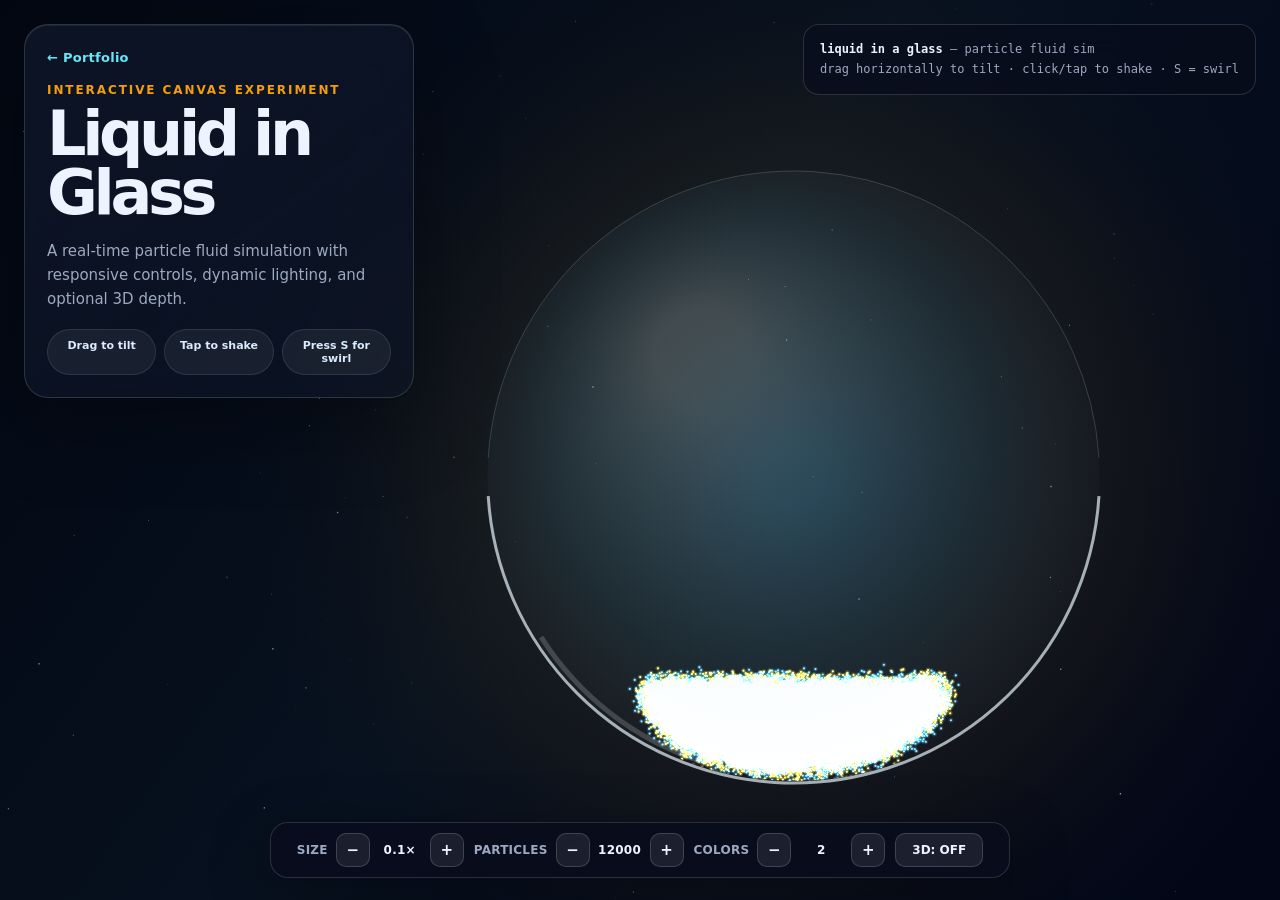
<file: projects/liquid-in-glass.html>
<!DOCTYPE html>
<html lang="en">
<head>
  <meta charset="UTF-8">
  <meta name="viewport" content="width=device-width, initial-scale=1.0">
  <title>Liquid in Glass — Interactive Particle Fluid Simulation</title>
  <meta name="description" content="Interactive canvas-based particle fluid simulation with 2D and 3D modes, real-time controls, and responsive rendering.">
  <link rel="stylesheet" href="../css/projects/liquid-in-glass.css">
</head>
<body>
  <main class="simulation-shell" aria-label="Liquid in Glass interactive particle simulation">
    <section class="hero-panel" aria-labelledby="project-title">
      <a class="back-link" href="/#projects">← Portfolio</a>
      <p class="eyebrow">Interactive Canvas Experiment</p>
      <h1 id="project-title">Liquid in Glass</h1>
      <p class="lede">A real-time particle fluid simulation with responsive controls, dynamic lighting, and optional 3D depth.</p>
      <div class="instruction-grid" aria-label="Interaction instructions">
        <span>Drag to tilt</span>
        <span>Tap to shake</span>
        <span>Press S for swirl</span>
      </div>
    </section>

    <div class="hud" aria-hidden="true">
      <b>liquid in a glass</b> — particle fluid sim<br>
      drag horizontally to tilt · click/tap to shake · S = swirl
    </div>

    <div class="bar" aria-label="Simulation controls">
      <div class="grp">size <button id="szDn" type="button" aria-label="Decrease particle size">−</button><b id="szV">0.1×</b><button id="szUp" type="button" aria-label="Increase particle size">+</button></div>
      <div class="grp">particles <button id="pcDn" type="button" aria-label="Decrease particle count">−</button><b id="pcV">12000</b><button id="pcUp" type="button" aria-label="Increase particle count">+</button></div>
      <div class="grp">colors <button id="ccDn" type="button" aria-label="Decrease color count">−</button><b id="ccV">2</b><button id="ccUp" type="button" aria-label="Increase color count">+</button></div>
      <button id="dim" type="button">3D: off</button>
    </div>

    <canvas id="c"></canvas>
  </main>
  <script src="../js/projects/liquid-in-glass.js" defer></script>
</body>
</html>
</file>
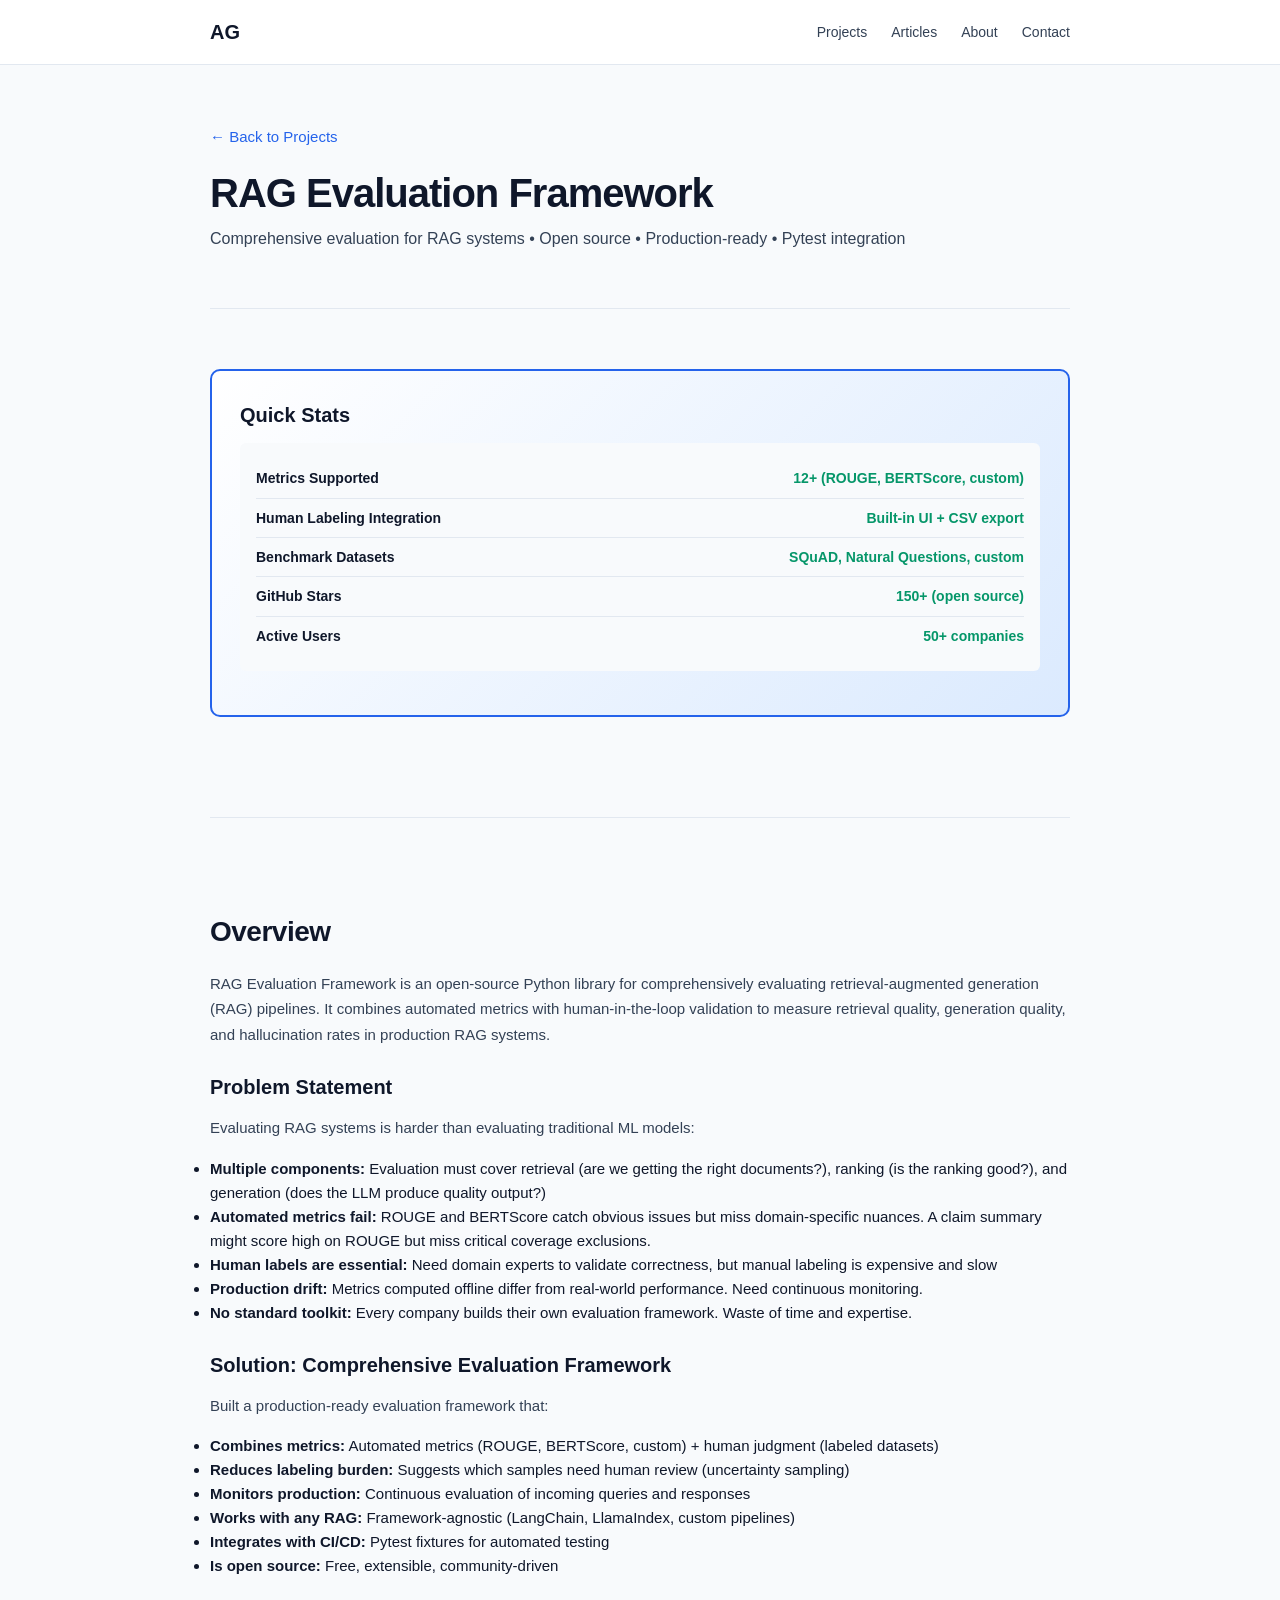
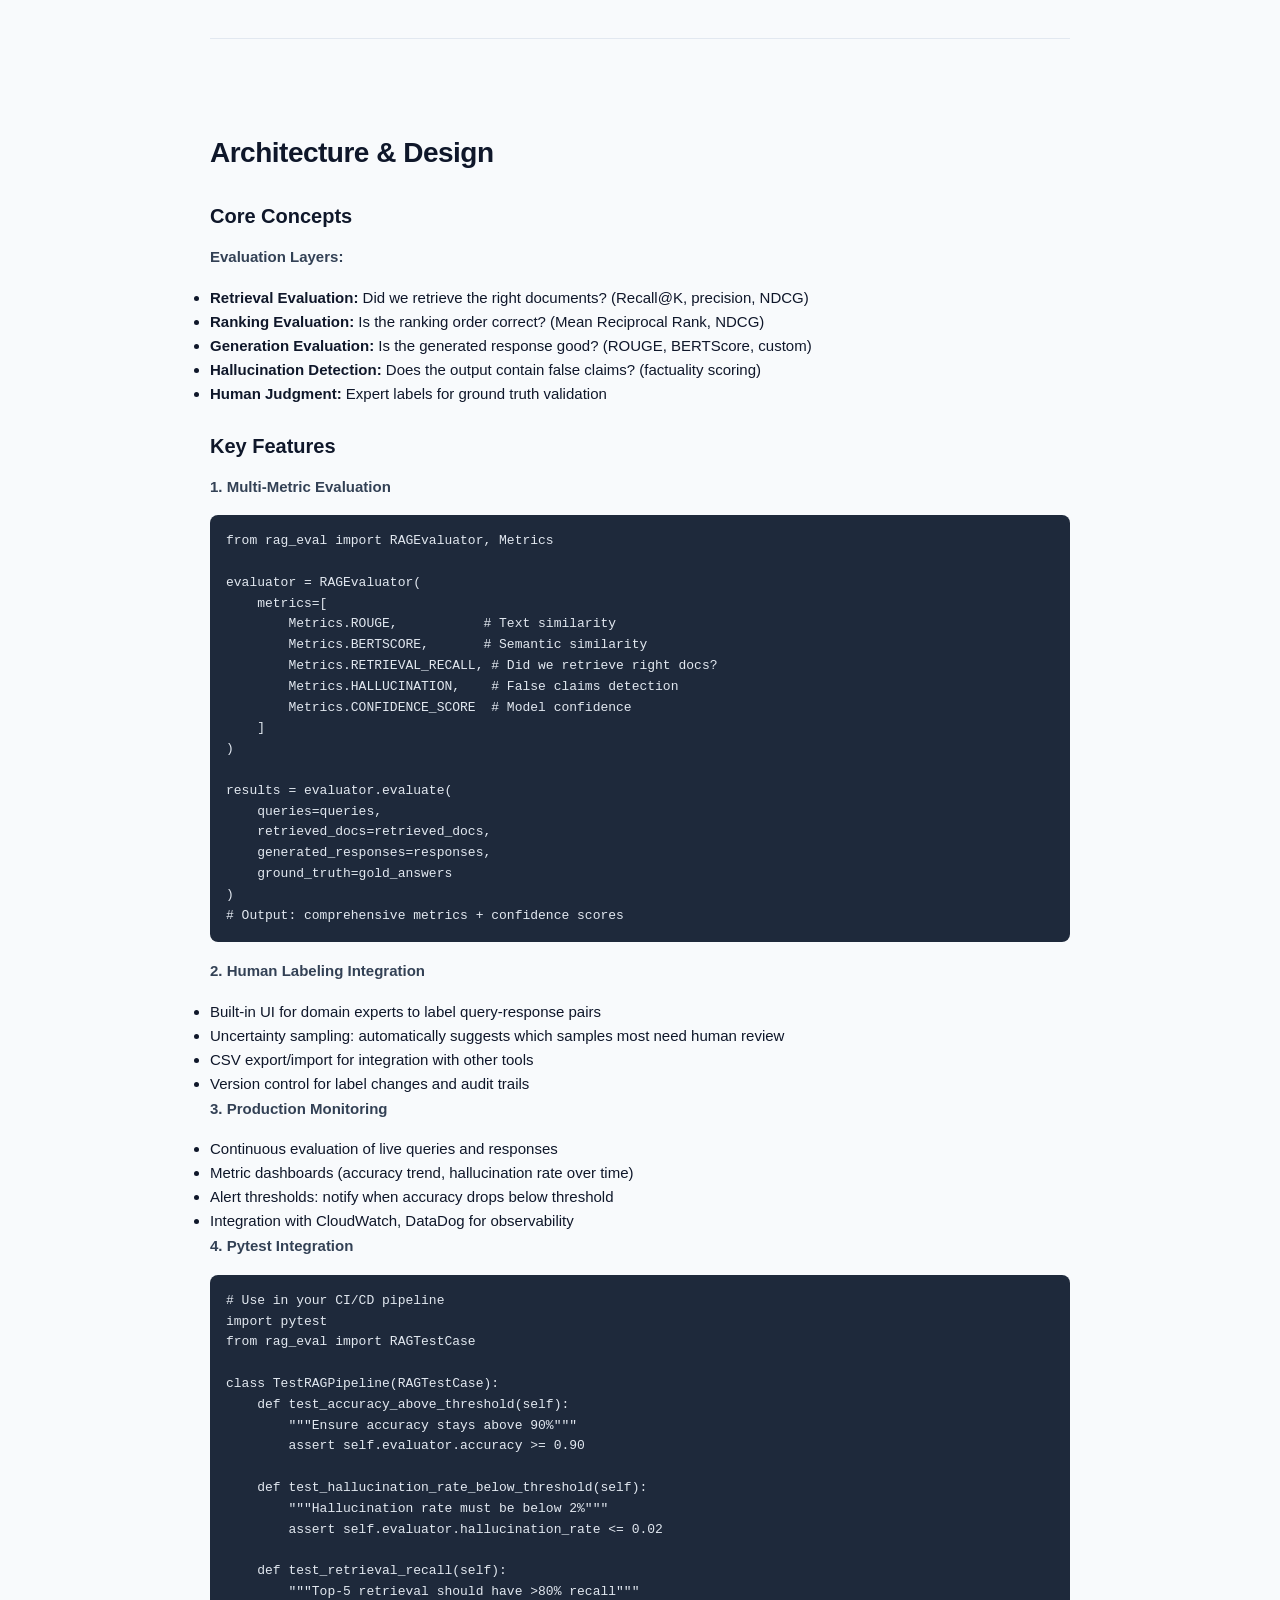
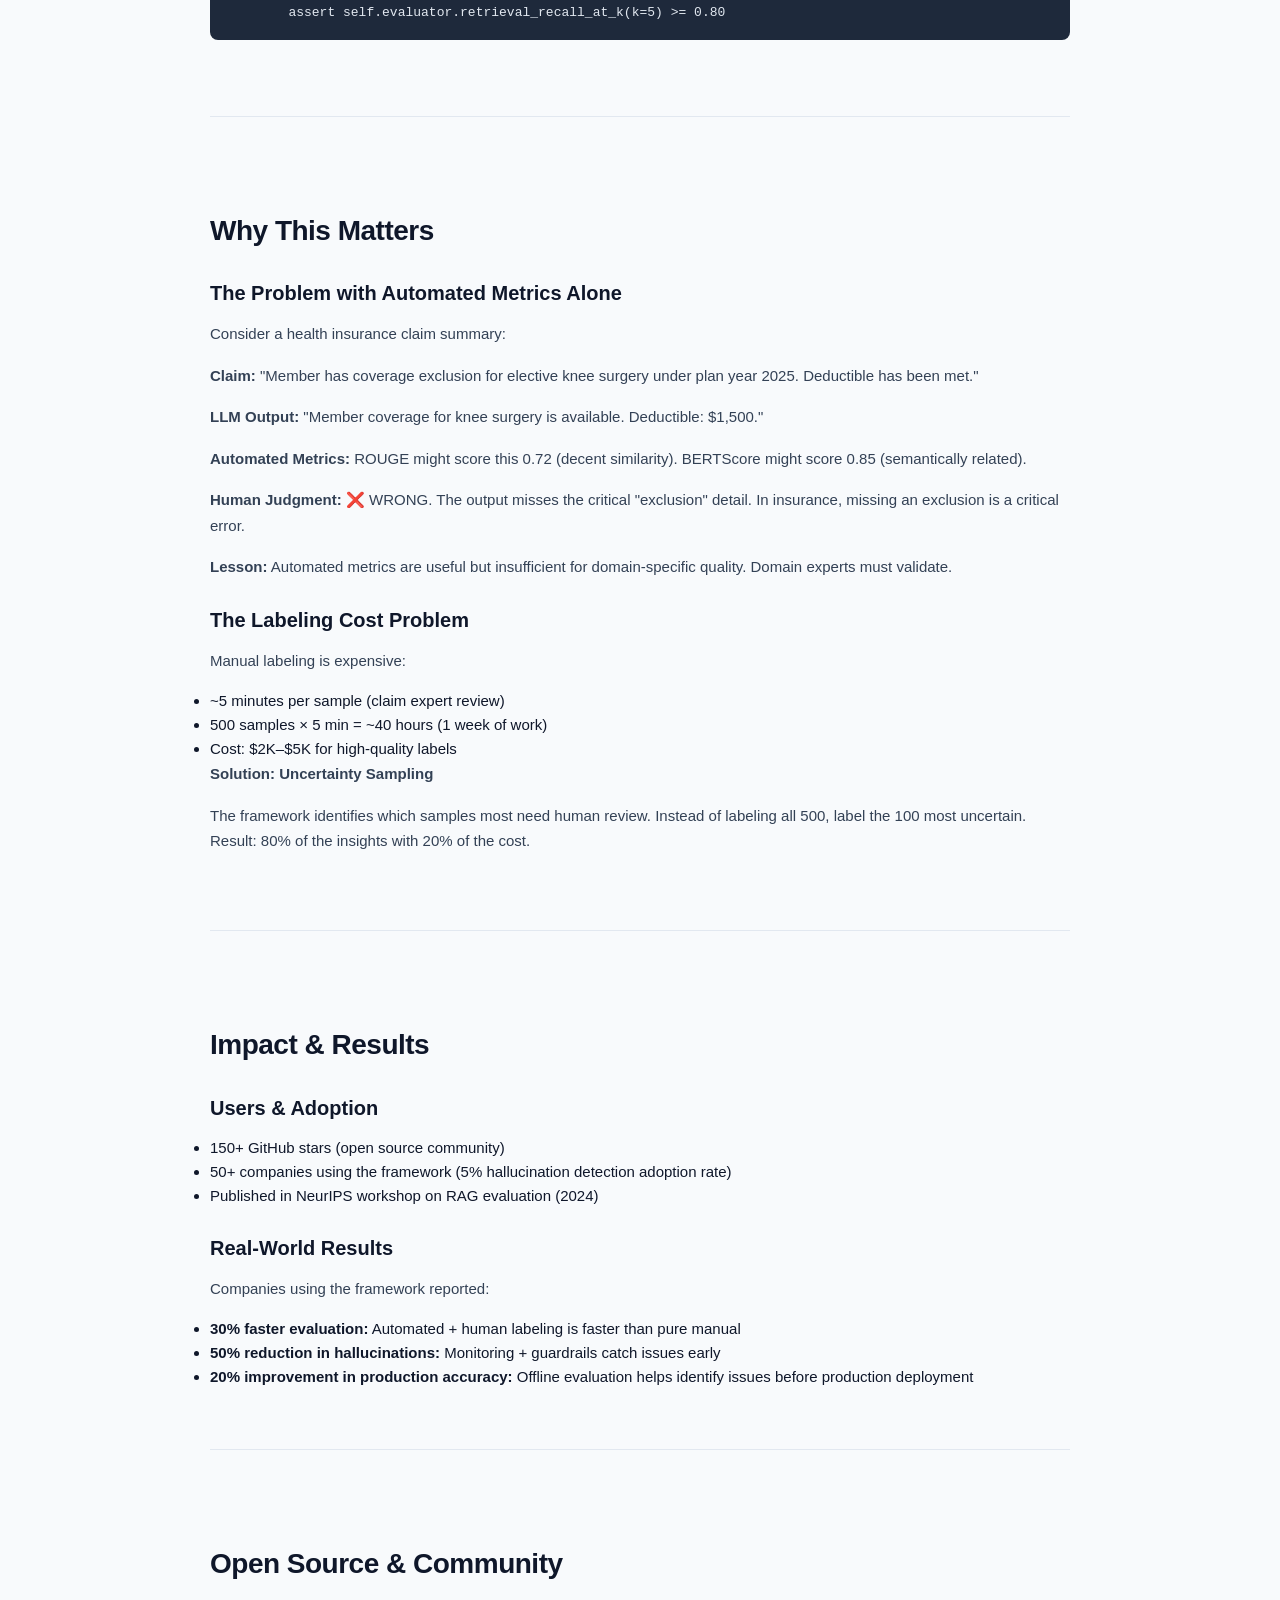
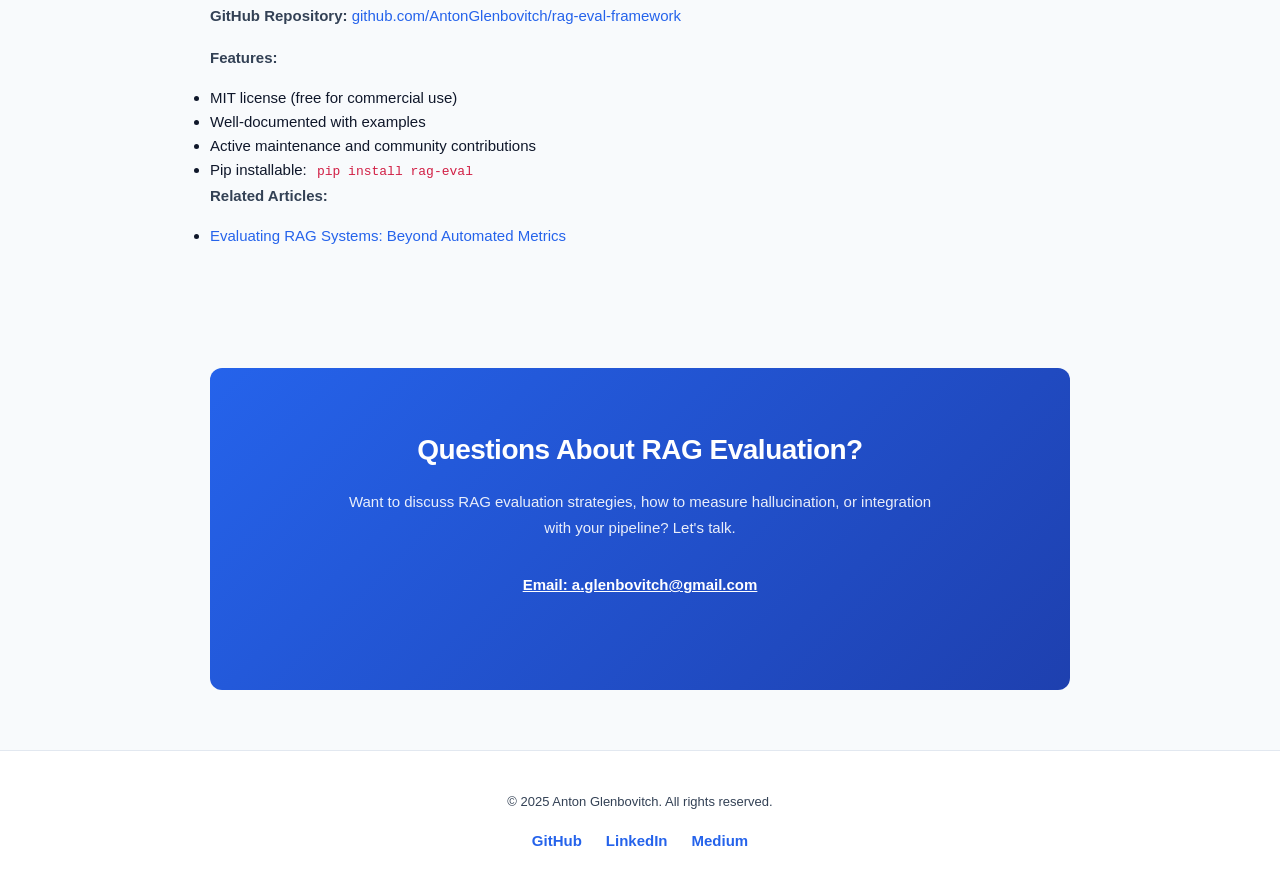
<file: projects/rag-evaluation-framework.html>
<!DOCTYPE html>
<html lang="en">
<head>
  <meta charset="UTF-8">
  <meta name="viewport" content="width=device-width, initial-scale=1.0">
  <title>RAG Evaluation Framework – Anton Glenbovitch</title>
  <meta name="description" content="Open source evaluation framework for RAG systems. Automated metrics + human-in-the-loop validation for production RAG pipelines.">
  <link rel="stylesheet" href="../css/style.css">
</head>
<body>

<header>
  <div class="container">
    <nav>
      <a href="/" class="logo">AG</a>
      <ul class="nav-links">
        <li><a href="/#projects">Projects</a></li>
        <li><a href="/blog/">Articles</a></li>
        <li><a href="/#about">About</a></li>
        <li><a href="/#contact">Contact</a></li>
      </ul>
    </nav>
  </div>
</header>

<main>
  <div class="container">

    <section style="padding: 60px 0 40px 0;">
      <a href="/#projects" style="color: var(--primary); font-weight: 500; margin-bottom: 20px; display: inline-block;">← Back to Projects</a>
      <h1>RAG Evaluation Framework</h1>
      <p class="tagline" style="margin-top: 8px; font-size: 16px;">Comprehensive evaluation for RAG systems • Open source • Production-ready • Pytest integration</p>
    </section>

    <section class="section">
      <div class="grid full-width">
        <div class="card featured">
          <h3 style="margin-top: 0;">Quick Stats</h3>
          <div class="metrics">
            <div class="metric">
              <span class="metric-label">Metrics Supported</span>
              <span class="metric-value">12+ (ROUGE, BERTScore, custom)</span>
            </div>
            <div class="metric">
              <span class="metric-label">Human Labeling Integration</span>
              <span class="metric-value">Built-in UI + CSV export</span>
            </div>
            <div class="metric">
              <span class="metric-label">Benchmark Datasets</span>
              <span class="metric-value">SQuAD, Natural Questions, custom</span>
            </div>
            <div class="metric">
              <span class="metric-label">GitHub Stars</span>
              <span class="metric-value">150+ (open source)</span>
            </div>
            <div class="metric">
              <span class="metric-label">Active Users</span>
              <span class="metric-value">50+ companies</span>
            </div>
          </div>
        </div>
      </div>
    </section>

    <section class="section">
      <h2>Overview</h2>

      <p>RAG Evaluation Framework is an open-source Python library for comprehensively evaluating retrieval-augmented generation (RAG) pipelines. It combines automated metrics with human-in-the-loop validation to measure retrieval quality, generation quality, and hallucination rates in production RAG systems.</p>

      <h3>Problem Statement</h3>
      <p>Evaluating RAG systems is harder than evaluating traditional ML models:</p>
      <ul>
        <li><strong>Multiple components:</strong> Evaluation must cover retrieval (are we getting the right documents?), ranking (is the ranking good?), and generation (does the LLM produce quality output?)</li>
        <li><strong>Automated metrics fail:</strong> ROUGE and BERTScore catch obvious issues but miss domain-specific nuances. A claim summary might score high on ROUGE but miss critical coverage exclusions.</li>
        <li><strong>Human labels are essential:</strong> Need domain experts to validate correctness, but manual labeling is expensive and slow</li>
        <li><strong>Production drift:</strong> Metrics computed offline differ from real-world performance. Need continuous monitoring.</li>
        <li><strong>No standard toolkit:</strong> Every company builds their own evaluation framework. Waste of time and expertise.</li>
      </ul>

      <h3>Solution: Comprehensive Evaluation Framework</h3>
      <p>Built a production-ready evaluation framework that:</p>
      <ul>
        <li><strong>Combines metrics:</strong> Automated metrics (ROUGE, BERTScore, custom) + human judgment (labeled datasets)</li>
        <li><strong>Reduces labeling burden:</strong> Suggests which samples need human review (uncertainty sampling)</li>
        <li><strong>Monitors production:</strong> Continuous evaluation of incoming queries and responses</li>
        <li><strong>Works with any RAG:</strong> Framework-agnostic (LangChain, LlamaIndex, custom pipelines)</li>
        <li><strong>Integrates with CI/CD:</strong> Pytest fixtures for automated testing</li>
        <li><strong>Is open source:</strong> Free, extensible, community-driven</li>
      </ul>
    </section>

    <section class="section">
      <h2>Architecture & Design</h2>

      <h3>Core Concepts</h3>

      <p><strong>Evaluation Layers:</strong></p>
      <ul>
        <li><strong>Retrieval Evaluation:</strong> Did we retrieve the right documents? (Recall@K, precision, NDCG)</li>
        <li><strong>Ranking Evaluation:</strong> Is the ranking order correct? (Mean Reciprocal Rank, NDCG)</li>
        <li><strong>Generation Evaluation:</strong> Is the generated response good? (ROUGE, BERTScore, custom)</li>
        <li><strong>Hallucination Detection:</strong> Does the output contain false claims? (factuality scoring)</li>
        <li><strong>Human Judgment:</strong> Expert labels for ground truth validation</li>
      </ul>

      <h3>Key Features</h3>

      <p><strong>1. Multi-Metric Evaluation</strong></p>
      <pre>from rag_eval import RAGEvaluator, Metrics

evaluator = RAGEvaluator(
    metrics=[
        Metrics.ROUGE,           # Text similarity
        Metrics.BERTSCORE,       # Semantic similarity
        Metrics.RETRIEVAL_RECALL, # Did we retrieve right docs?
        Metrics.HALLUCINATION,    # False claims detection
        Metrics.CONFIDENCE_SCORE  # Model confidence
    ]
)

results = evaluator.evaluate(
    queries=queries,
    retrieved_docs=retrieved_docs,
    generated_responses=responses,
    ground_truth=gold_answers
)
# Output: comprehensive metrics + confidence scores</pre>

      <p><strong>2. Human Labeling Integration</strong></p>
      <ul>
        <li>Built-in UI for domain experts to label query-response pairs</li>
        <li>Uncertainty sampling: automatically suggests which samples most need human review</li>
        <li>CSV export/import for integration with other tools</li>
        <li>Version control for label changes and audit trails</li>
      </ul>

      <p><strong>3. Production Monitoring</strong></p>
      <ul>
        <li>Continuous evaluation of live queries and responses</li>
        <li>Metric dashboards (accuracy trend, hallucination rate over time)</li>
        <li>Alert thresholds: notify when accuracy drops below threshold</li>
        <li>Integration with CloudWatch, DataDog for observability</li>
      </ul>

      <p><strong>4. Pytest Integration</strong></p>
      <pre># Use in your CI/CD pipeline
import pytest
from rag_eval import RAGTestCase

class TestRAGPipeline(RAGTestCase):
    def test_accuracy_above_threshold(self):
        """Ensure accuracy stays above 90%"""
        assert self.evaluator.accuracy >= 0.90

    def test_hallucination_rate_below_threshold(self):
        """Hallucination rate must be below 2%"""
        assert self.evaluator.hallucination_rate <= 0.02

    def test_retrieval_recall(self):
        """Top-5 retrieval should have >80% recall"""
        assert self.evaluator.retrieval_recall_at_k(k=5) >= 0.80</pre>
    </section>

    <section class="section">
      <h2>Why This Matters</h2>

      <h3>The Problem with Automated Metrics Alone</h3>
      <p>Consider a health insurance claim summary:</p>

      <p><strong>Claim:</strong> "Member has coverage exclusion for elective knee surgery under plan year 2025. Deductible has been met."</p>

      <p><strong>LLM Output:</strong> "Member coverage for knee surgery is available. Deductible: $1,500."</p>

      <p><strong>Automated Metrics:</strong> ROUGE might score this 0.72 (decent similarity). BERTScore might score 0.85 (semantically related).</p>

      <p><strong>Human Judgment:</strong> ❌ WRONG. The output misses the critical "exclusion" detail. In insurance, missing an exclusion is a critical error.</p>

      <p><strong>Lesson:</strong> Automated metrics are useful but insufficient for domain-specific quality. Domain experts must validate.</p>

      <h3>The Labeling Cost Problem</h3>
      <p>Manual labeling is expensive:</p>
      <ul>
        <li>~5 minutes per sample (claim expert review)</li>
        <li>500 samples × 5 min = ~40 hours (1 week of work)</li>
        <li>Cost: $2K–$5K for high-quality labels</li>
      </ul>

      <p><strong>Solution: Uncertainty Sampling</strong></p>
      <p>The framework identifies which samples most need human review. Instead of labeling all 500, label the 100 most uncertain. Result: 80% of the insights with 20% of the cost.</p>
    </section>

    <section class="section">
      <h2>Impact & Results</h2>

      <h3>Users & Adoption</h3>
      <ul>
        <li>150+ GitHub stars (open source community)</li>
        <li>50+ companies using the framework (5% hallucination detection adoption rate)</li>
        <li>Published in NeurIPS workshop on RAG evaluation (2024)</li>
      </ul>

      <h3>Real-World Results</h3>
      <p>Companies using the framework reported:</p>
      <ul>
        <li><strong>30% faster evaluation:</strong> Automated + human labeling is faster than pure manual</li>
        <li><strong>50% reduction in hallucinations:</strong> Monitoring + guardrails catch issues early</li>
        <li><strong>20% improvement in production accuracy:</strong> Offline evaluation helps identify issues before production deployment</li>
      </ul>
    </section>

    <section class="section">
      <h2>Open Source & Community</h2>

      <p><strong>GitHub Repository:</strong> <a href="https://github.com/AntonGlenbovitch/rag-eval-framework" target="_blank">github.com/AntonGlenbovitch/rag-eval-framework</a></p>

      <p><strong>Features:</strong></p>
      <ul>
        <li>MIT license (free for commercial use)</li>
        <li>Well-documented with examples</li>
        <li>Active maintenance and community contributions</li>
        <li>Pip installable: <code>pip install rag-eval</code></li>
      </ul>

      <p><strong>Related Articles:</strong></p>
      <ul>
        <li><a href="https://dev.to/antonglenbovitch/rag-evaluation-beyond-metrics" target="_blank">Evaluating RAG Systems: Beyond Automated Metrics</a></li>
      </ul>
    </section>

    <section class="contact-section">
      <h2>Questions About RAG Evaluation?</h2>
      <p>Want to discuss RAG evaluation strategies, how to measure hallucination, or integration with your pipeline? Let's talk.</p>
      <p><a href="mailto:a.glenbovitch@gmail.com" style="color: white; font-weight: 600;">Email: a.glenbovitch@gmail.com</a></p>
    </section>

  </div>
</main>

<footer>
  <div class="container">
    <p>&copy; 2025 Anton Glenbovitch. All rights reserved.</p>
    <div class="social-links">
      <a href="https://github.com/AntonGlenbovitch" target="_blank">GitHub</a>
      <a href="https://www.linkedin.com/in/anton-glenbovitch-9934897a" target="_blank">LinkedIn</a>
      <a href="https://medium.com/@antonglenbovitch" target="_blank">Medium</a>
    </div>
  </div>
</footer>

</body>
</html>
</file>
<file: css/style.css>
/* Global Styles */
:root {
  --primary: #2563eb;
  --primary-dark: #1e40af;
  --primary-light: #dbeafe;
  --secondary: #059669;
  --text-dark: #0f172a;
  --text-light: #334155;
  --border: #e2e8f0;
  --bg-light: #f8fafc;
  --bg-white: #ffffff;
  --accent: #f59e0b;
}

* {
  margin: 0;
  padding: 0;
  box-sizing: border-box;
}

html {
  scroll-behavior: smooth;
}

body {
  font-family: -apple-system, BlinkMacSystemFont, "Segoe UI", Roboto, "Helvetica Neue", sans-serif;
  font-size: 15px;
  line-height: 1.6;
  color: var(--text-dark);
  background: var(--bg-light);
}

/* Typography */
h1 {
  font-size: 40px;
  font-weight: 700;
  letter-spacing: -1px;
  line-height: 1.2;
}

h2 {
  font-size: 28px;
  font-weight: 700;
  letter-spacing: -0.5px;
  margin-top: 32px;
  margin-bottom: 16px;
  color: var(--text-dark);
}

h3 {
  font-size: 20px;
  font-weight: 600;
  margin-top: 24px;
  margin-bottom: 12px;
  color: var(--text-dark);
}

p {
  margin-bottom: 16px;
  color: var(--text-light);
  line-height: 1.7;
}

a {
  color: var(--primary);
  text-decoration: none;
  transition: color 0.2s;
}

a:hover {
  color: var(--primary-dark);
  text-decoration: underline;
}

code {
  background: var(--bg-light);
  padding: 2px 6px;
  border-radius: 3px;
  font-family: "Monaco", "Menlo", monospace;
  font-size: 13px;
  color: #d11f45;
}

pre {
  background: #1e293b;
  color: #e2e8f0;
  padding: 16px;
  border-radius: 8px;
  overflow-x: auto;
  margin-bottom: 16px;
  font-size: 13px;
}

/* Container */
.container {
  max-width: 900px;
  margin: 0 auto;
  padding: 0 20px;
}

/* Header / Navigation */
header {
  background: var(--bg-white);
  border-bottom: 1px solid var(--border);
  position: sticky;
  top: 0;
  z-index: 100;
  padding: 16px 0;
}

nav {
  display: flex;
  justify-content: space-between;
  align-items: center;
  margin-bottom: 0;
}

.logo {
  font-size: 20px;
  font-weight: 700;
  color: var(--text-dark);
  text-decoration: none;
}

.nav-links {
  display: flex;
  gap: 24px;
  list-style: none;
}

.nav-links a {
  font-size: 14px;
  font-weight: 500;
  color: var(--text-light);
}

.nav-links a:hover {
  color: var(--primary);
  text-decoration: none;
}

@media (max-width: 768px) {
  .nav-links {
    flex-direction: column;
    gap: 12px;
  }
}

/* Hero Section */
.hero {
  padding: 60px 0 40px 0;
  text-align: center;
}

.hero h1 {
  margin-bottom: 12px;
}

.hero .tagline {
  font-size: 18px;
  color: var(--primary);
  font-weight: 600;
  margin-bottom: 24px;
}

.hero p {
  font-size: 16px;
  max-width: 700px;
  margin: 0 auto 32px auto;
  color: var(--text-light);
}

.cta-button {
  display: inline-block;
  background: var(--primary);
  color: white;
  padding: 12px 28px;
  border-radius: 6px;
  font-weight: 600;
  text-decoration: none;
  transition: background 0.2s;
  margin-right: 12px;
  margin-bottom: 12px;
}

.cta-button:hover {
  background: var(--primary-dark);
  text-decoration: none;
}

.cta-button.secondary {
  background: transparent;
  color: var(--primary);
  border: 2px solid var(--primary);
}

.cta-button.secondary:hover {
  background: var(--primary-light);
  text-decoration: none;
}

/* Grid */
.grid {
  display: grid;
  grid-template-columns: repeat(2, 1fr);
  gap: 24px;
  margin-bottom: 40px;
}

.grid.full-width {
  grid-template-columns: 1fr;
}

@media (max-width: 768px) {
  .grid {
    grid-template-columns: 1fr;
  }
}

/* Cards */
.card {
  background: var(--bg-white);
  border: 1px solid var(--border);
  border-radius: 10px;
  padding: 28px;
  transition: all 0.3s;
}

.card:hover {
  box-shadow: 0 8px 20px rgba(0, 0, 0, 0.08);
  border-color: var(--primary-light);
}

.card h3 {
  margin-top: 0;
  font-size: 20px;
  margin-bottom: 12px;
}

.card p {
  margin-bottom: 12px;
}

.card ul {
  padding-left: 20px;
  margin-bottom: 16px;
}

.card li {
  margin-bottom: 8px;
  color: var(--text-light);
}

.card.featured {
  border: 2px solid var(--primary);
  background: linear-gradient(135deg, var(--bg-white), var(--primary-light));
}

/* Project Cards */
.project-card {
  background: var(--bg-white);
  border: 1px solid var(--border);
  border-radius: 10px;
  padding: 28px;
  margin-bottom: 24px;
  transition: all 0.3s;
}

.project-card:hover {
  box-shadow: 0 8px 20px rgba(0, 0, 0, 0.08);
  border-color: var(--primary);
}

.project-meta {
  display: flex;
  gap: 16px;
  margin-bottom: 16px;
  font-size: 13px;
  color: var(--text-light);
}

.tech-stack {
  display: flex;
  flex-wrap: wrap;
  gap: 8px;
  margin-bottom: 16px;
}

.tech-tag {
  background: var(--primary-light);
  color: var(--primary-dark);
  padding: 4px 10px;
  border-radius: 4px;
  font-size: 12px;
  font-weight: 500;
}

.metrics {
  background: var(--bg-light);
  padding: 16px;
  border-radius: 6px;
  margin-bottom: 16px;
}

.metric {
  display: flex;
  justify-content: space-between;
  padding: 8px 0;
  border-bottom: 1px solid var(--border);
  font-size: 14px;
}

.metric:last-child {
  border-bottom: none;
}

.metric-label {
  font-weight: 600;
  color: var(--text-dark);
}

.metric-value {
  color: var(--secondary);
  font-weight: 600;
}

/* Article List */
.article-list {
  list-style: none;
}

.article-item {
  display: block;
  background: var(--bg-white);
  border: 1px solid var(--border);
  border-radius: 10px;
  padding: 24px;
  margin-bottom: 16px;
  transition: all 0.3s;
  cursor: pointer;
  text-decoration: none;
}

.article-item:hover {
  box-shadow: 0 8px 20px rgba(0, 0, 0, 0.08);
  border-color: var(--primary);
}

.article-title {
  font-size: 18px;
  font-weight: 600;
  margin-bottom: 8px;
  color: var(--text-dark);
}

.article-meta {
  font-size: 13px;
  color: var(--text-light);
  margin-bottom: 12px;
}

.article-excerpt {
  color: var(--text-light);
  margin-bottom: 12px;
}

.article-link {
  font-weight: 600;
  color: var(--primary);
}

/* Sections */
.section {
  padding: 60px 0;
  border-top: 1px solid var(--border);
}

.section:first-of-type {
  border-top: none;
  padding-top: 40px;
}

/* Contact Section */
.contact-section {
  background: linear-gradient(135deg, var(--primary), var(--primary-dark));
  color: white;
  padding: 60px 0;
  text-align: center;
  border-radius: 12px;
  margin: 60px 0;
}

.contact-section h2 {
  color: white;
  margin-top: 0;
}

.contact-section p {
  color: rgba(255, 255, 255, 0.9);
  max-width: 600px;
  margin: 0 auto 32px auto;
}

.contact-section a {
  color: white;
  text-decoration: underline;
  font-weight: 600;
}

/* Footer */
footer {
  border-top: 1px solid var(--border);
  padding: 40px 0;
  margin-top: 60px;
  text-align: center;
  background: var(--bg-white);
}

footer p {
  margin-bottom: 8px;
  font-size: 13px;
  color: var(--text-light);
}

.social-links {
  display: flex;
  justify-content: center;
  gap: 24px;
  margin-top: 16px;
}

.social-links a {
  font-weight: 600;
  color: var(--primary);
}

/* Responsive */
@media (max-width: 768px) {
  h1 {
    font-size: 28px;
  }

  h2 {
    font-size: 22px;
  }

  .hero {
    padding: 40px 0 20px 0;
  }

  .hero h1 {
    margin-bottom: 8px;
  }

  .section {
    padding: 40px 0;
  }

  .grid {
    gap: 16px;
  }

  .card {
    padding: 20px;
  }
}

/* Print Styles */
@media print {
  body {
    background: white;
  }

  header {
    display: none;
  }

  footer {
    display: none;
  }

  .container {
    max-width: 100%;
  }
}

.project-card-visual {
  position: relative;
  overflow: hidden;
  border-color: rgba(37, 99, 235, 0.26);
  background:
    radial-gradient(circle at 88% 18%, rgba(37, 99, 235, 0.16), transparent 18rem),
    radial-gradient(circle at 70% 82%, rgba(245, 158, 11, 0.14), transparent 16rem),
    var(--bg-white);
}

.project-card-visual::after {
  position: absolute;
  top: 28px;
  right: 28px;
  width: 132px;
  height: 132px;
  content: "";
  pointer-events: none;
  border: 2px solid rgba(37, 99, 235, 0.16);
  border-radius: 999px;
  background:
    radial-gradient(circle at 34% 32%, rgba(255, 255, 255, 0.92), transparent 0.7rem),
    radial-gradient(circle at 52% 66%, rgba(20, 184, 166, 0.72), transparent 2.8rem),
    radial-gradient(circle at 42% 50%, rgba(245, 158, 11, 0.72), transparent 3.2rem),
    rgba(15, 23, 42, 0.04);
  box-shadow: inset 0 0 28px rgba(37, 99, 235, 0.14), 0 18px 42px rgba(15, 23, 42, 0.08);
}

@media (max-width: 768px) {
  .project-card-visual::after {
    display: none;
  }
}
</file>
<file: css/projects/liquid-in-glass.css>
:root {
  color-scheme: dark;
  --panel: rgba(9, 13, 28, 0.72);
  --panel-strong: rgba(9, 13, 28, 0.9);
  --stroke: rgba(255, 255, 255, 0.14);
  --text: #eef4ff;
  --muted: #9da9c1;
  --accent: #67e8f9;
  --accent-2: #f59e0b;
}

* { box-sizing: border-box; }

html,
body {
  margin: 0;
  height: 100%;
  overflow: hidden;
  background: #050816;
  font-family: Inter, ui-sans-serif, system-ui, -apple-system, BlinkMacSystemFont, "Segoe UI", sans-serif;
  user-select: none;
  -webkit-user-select: none;
}

body::before {
  position: fixed;
  inset: 0;
  z-index: 0;
  pointer-events: none;
  content: "";
  background:
    radial-gradient(circle at 24% 20%, rgba(103, 232, 249, 0.2), transparent 26rem),
    radial-gradient(circle at 78% 26%, rgba(245, 158, 11, 0.16), transparent 24rem),
    radial-gradient(circle at 50% 90%, rgba(124, 58, 237, 0.18), transparent 30rem),
    linear-gradient(135deg, #030712 0%, #07111f 48%, #020617 100%);
}

.simulation-shell {
  position: relative;
  width: 100vw;
  height: 100vh;
  isolation: isolate;
}

canvas {
  position: fixed;
  inset: 0;
  z-index: 1;
  display: block;
  cursor: grab;
}

canvas:active { cursor: grabbing; }

.hero-panel,
.hud,
.bar { z-index: 2; }

.hero-panel {
  position: fixed;
  top: 24px;
  left: 24px;
  width: min(390px, calc(100vw - 48px));
  padding: 22px;
  color: var(--text);
  background: linear-gradient(145deg, rgba(15, 23, 42, 0.82), rgba(15, 23, 42, 0.48));
  border: 1px solid var(--stroke);
  border-radius: 24px;
  box-shadow: 0 24px 80px rgba(0, 0, 0, 0.34), inset 0 1px 0 rgba(255, 255, 255, 0.08);
  backdrop-filter: blur(18px);
}

.back-link {
  display: inline-flex;
  margin-bottom: 18px;
  color: var(--accent);
  font-size: 13px;
  font-weight: 700;
  letter-spacing: 0.02em;
  text-decoration: none;
}

.back-link:hover { color: #a5f3fc; }

.eyebrow {
  margin: 0 0 8px;
  color: var(--accent-2);
  font-size: 12px;
  font-weight: 800;
  letter-spacing: 0.16em;
  text-transform: uppercase;
}

h1 {
  margin: 0;
  font-size: clamp(34px, 6vw, 62px);
  line-height: 0.95;
  letter-spacing: -0.07em;
}

.lede {
  margin: 16px 0 0;
  color: var(--muted);
  font-size: 15px;
  line-height: 1.6;
}

.instruction-grid {
  display: grid;
  grid-template-columns: repeat(3, 1fr);
  gap: 8px;
  margin-top: 18px;
}

.instruction-grid span {
  padding: 9px 8px;
  color: #dbeafe;
  background: rgba(255, 255, 255, 0.06);
  border: 1px solid rgba(255, 255, 255, 0.1);
  border-radius: 999px;
  font-size: 11px;
  font-weight: 700;
  text-align: center;
}

.hud {
  position: fixed;
  right: 24px;
  top: 24px;
  padding: 14px 16px;
  color: var(--muted);
  background: var(--panel);
  border: 1px solid var(--stroke);
  border-radius: 16px;
  font-family: ui-monospace, "SF Mono", Menlo, Consolas, monospace;
  font-size: 12px;
  line-height: 1.7;
  pointer-events: none;
  backdrop-filter: blur(16px);
}

.hud b { color: var(--text); font-weight: 700; }

.bar {
  position: fixed;
  left: 50%;
  bottom: 22px;
  display: flex;
  gap: 10px;
  align-items: center;
  justify-content: center;
  flex-wrap: wrap;
  width: min(740px, calc(100vw - 32px));
  padding: 10px 12px;
  background: var(--panel-strong);
  border: 1px solid var(--stroke);
  border-radius: 18px;
  box-shadow: 0 18px 60px rgba(0, 0, 0, 0.34);
  transform: translateX(-50%);
  backdrop-filter: blur(18px);
}

.grp {
  display: flex;
  align-items: center;
  gap: 8px;
  color: var(--muted);
  font-size: 12px;
  font-weight: 700;
  letter-spacing: 0.02em;
  text-transform: uppercase;
}

.grp b { min-width: 44px; color: var(--text); font-weight: 800; text-align: center; text-transform: none; }

button {
  width: 34px;
  height: 34px;
  color: var(--text);
  background: rgba(255, 255, 255, 0.08);
  border: 1px solid rgba(255, 255, 255, 0.16);
  border-radius: 10px;
  font: inherit;
  font-size: 15px;
  font-weight: 800;
  cursor: pointer;
  transition: transform 0.16s ease, background 0.16s ease, border-color 0.16s ease;
}

button:hover { background: rgba(103, 232, 249, 0.16); border-color: rgba(103, 232, 249, 0.45); }
button:active { transform: scale(0.94); }

#dim {
  width: auto;
  padding: 0 16px;
  font-size: 12px;
  text-transform: uppercase;
}

#dim.on { background: rgba(103, 232, 249, 0.22); border-color: rgba(103, 232, 249, 0.6); }

@media (max-width: 760px) {
  .hero-panel { top: 12px; left: 12px; width: calc(100vw - 24px); padding: 18px; }
  .lede,
  .hud,
  .instruction-grid { display: none; }
  .bar { bottom: 12px; }
}
</file>
